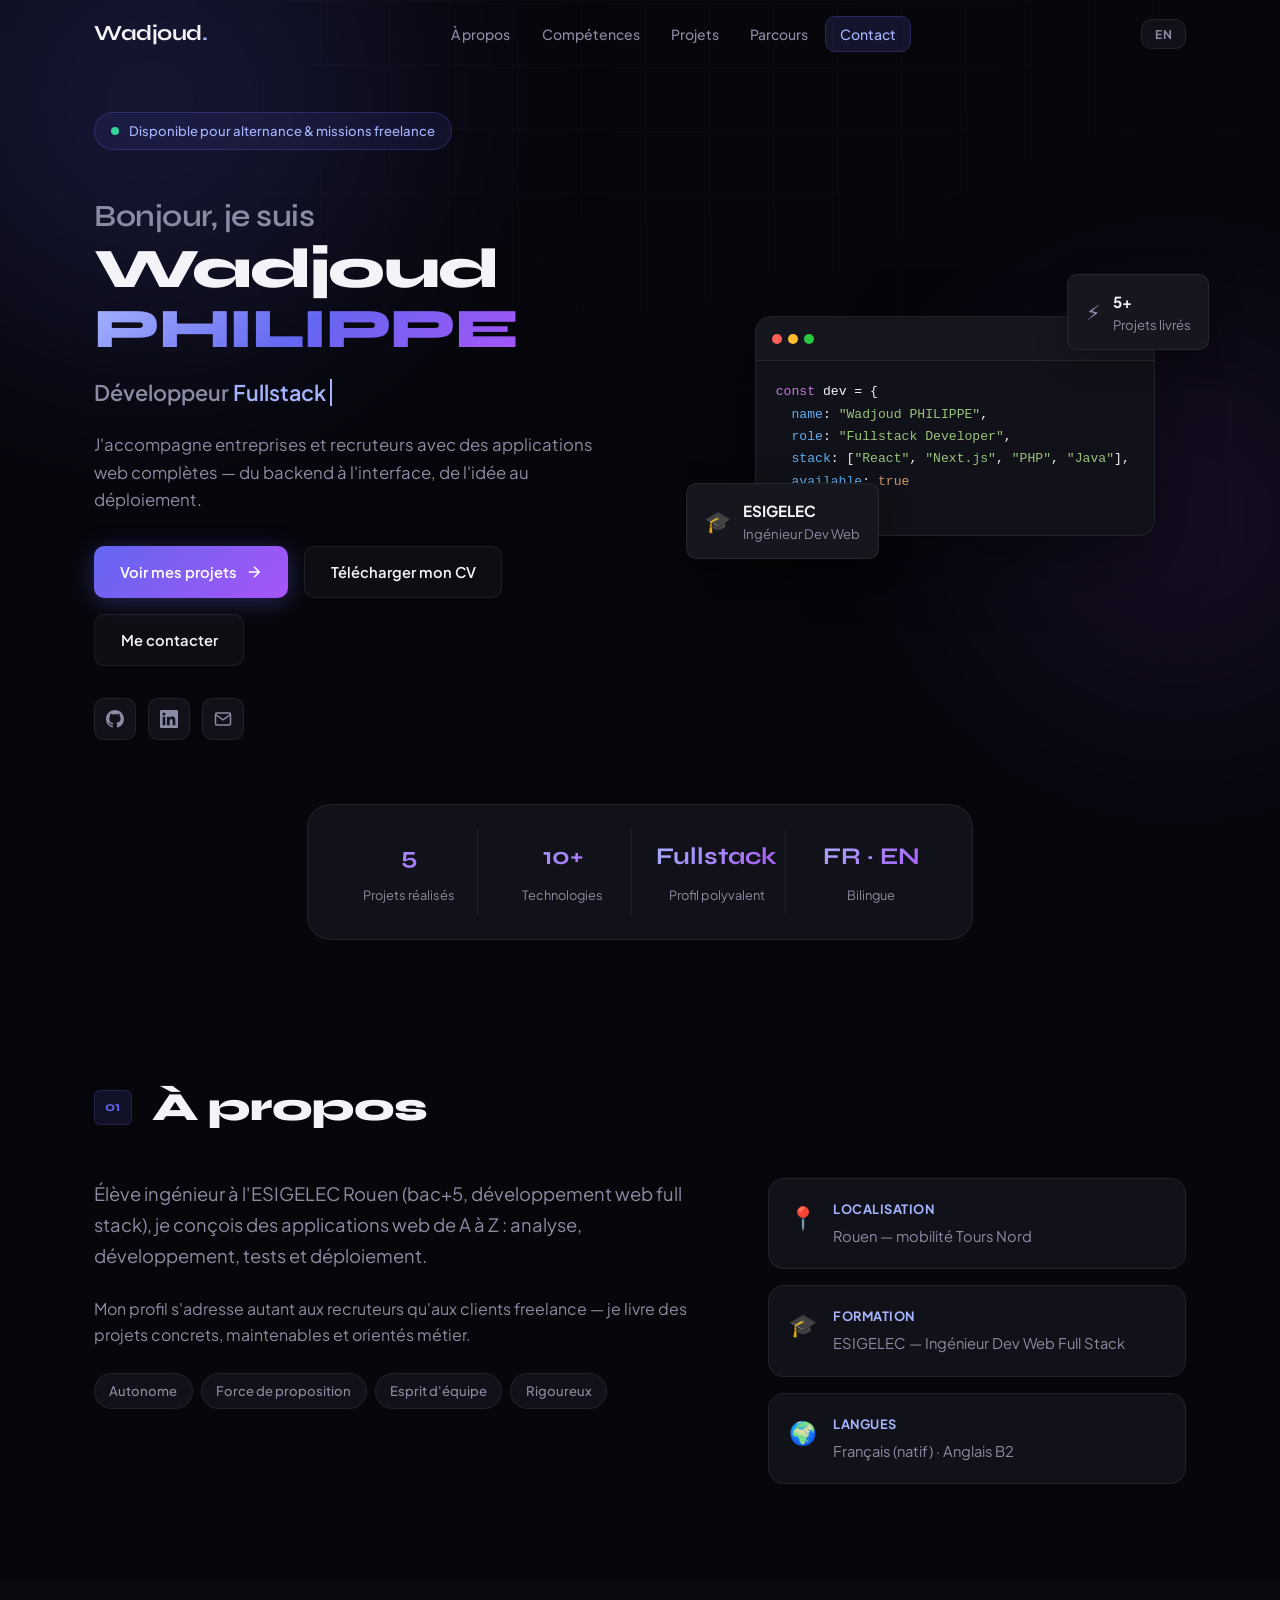
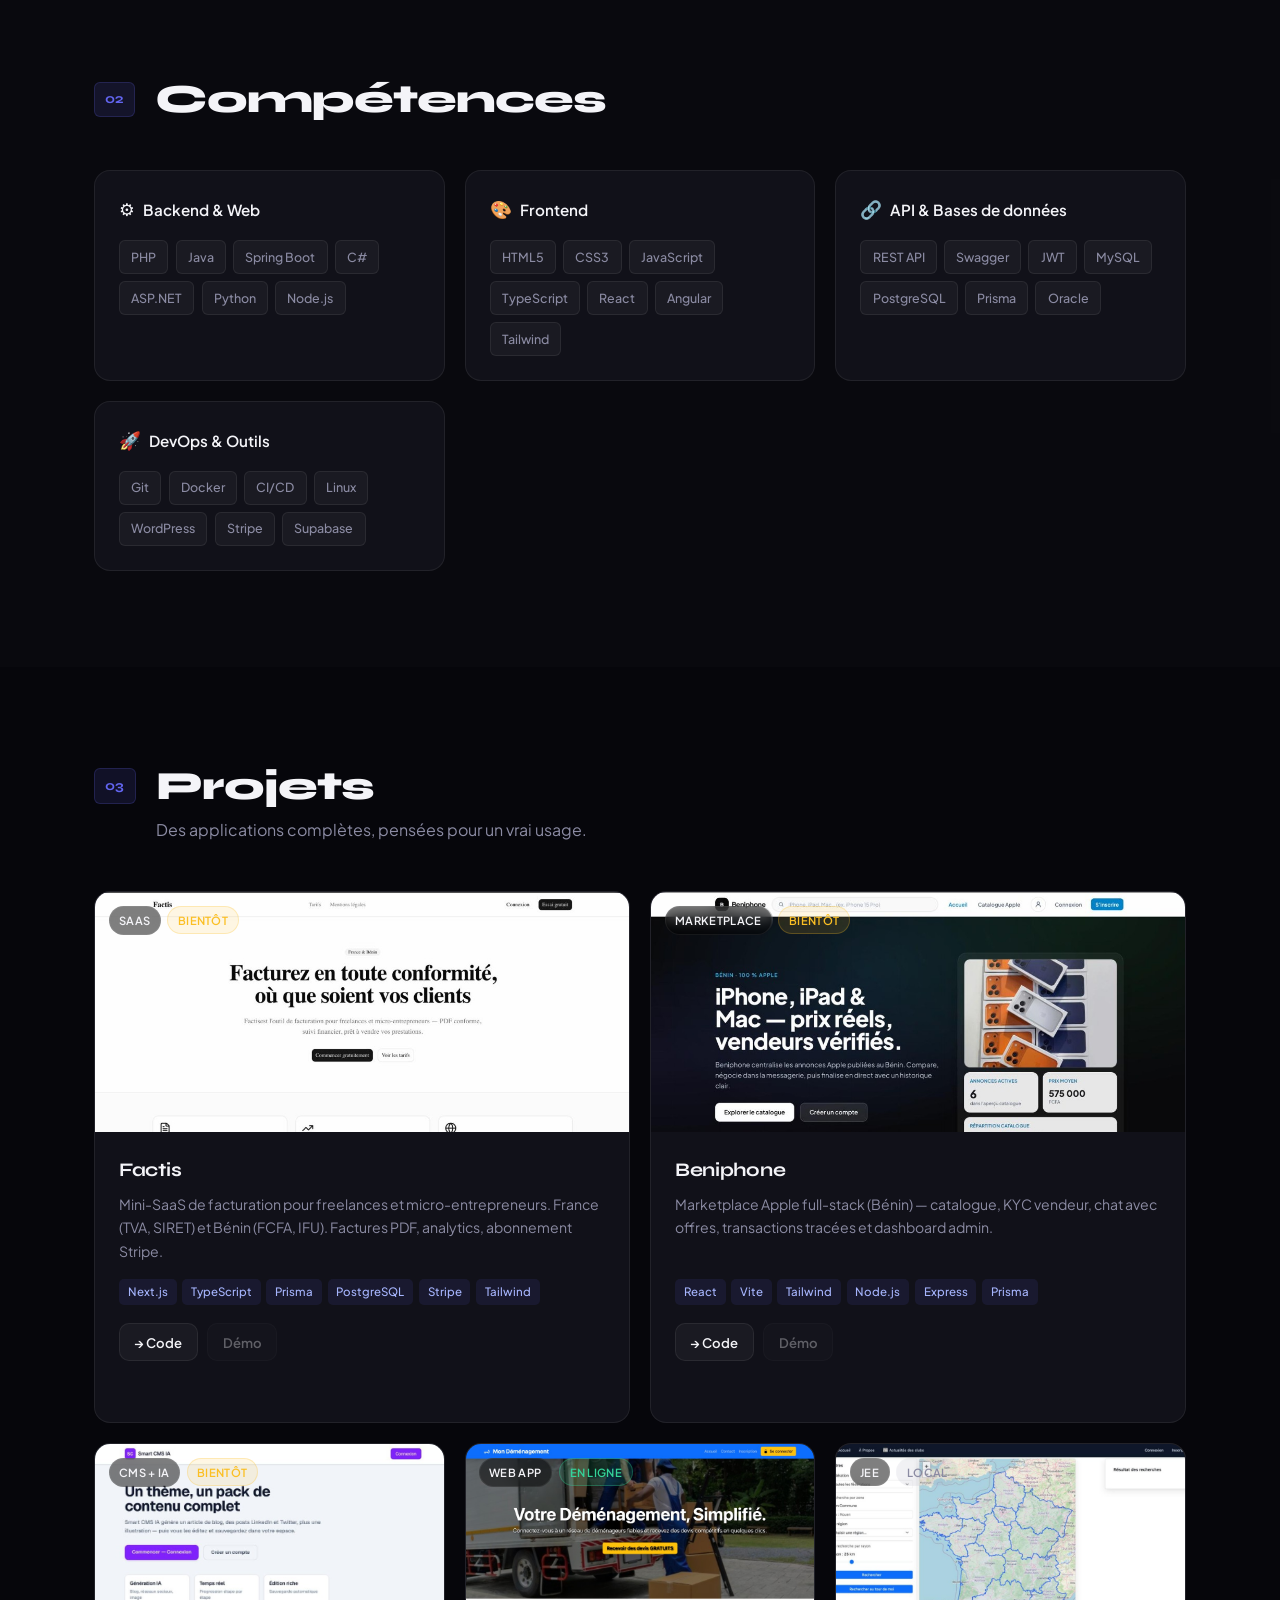
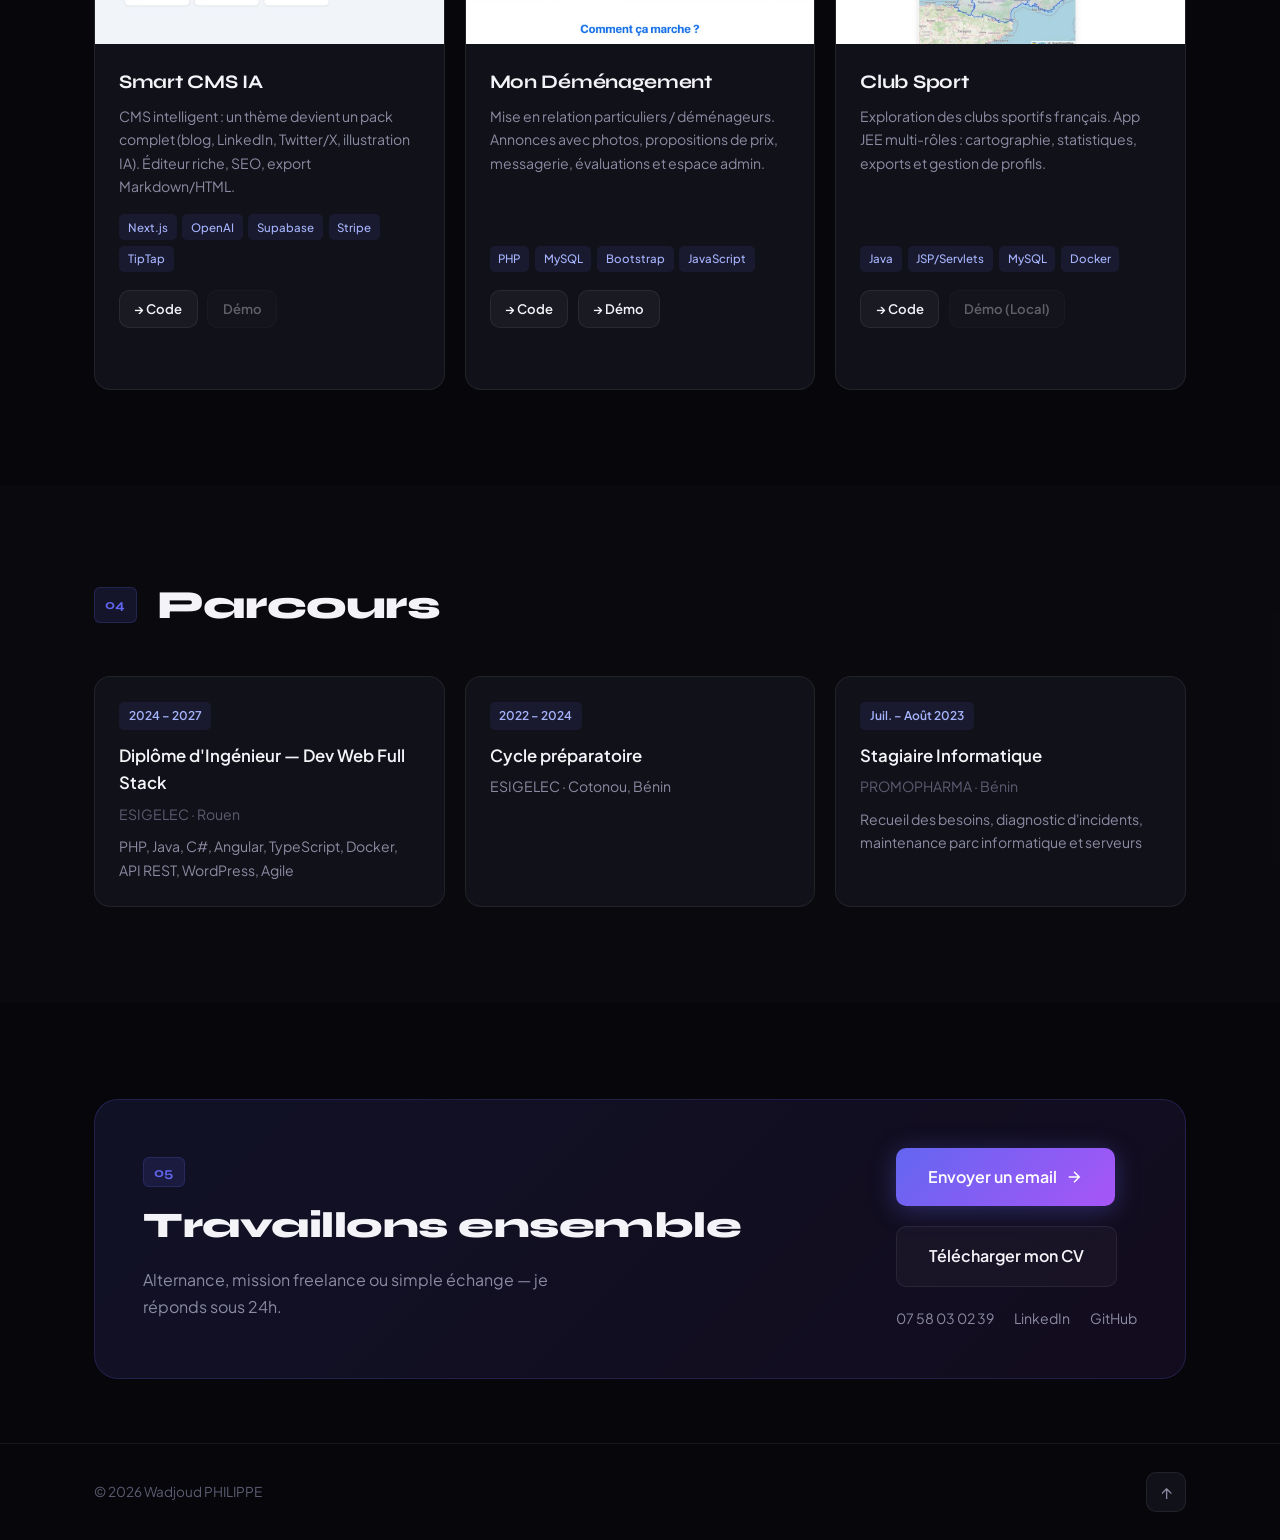
<file: index.html>
<!DOCTYPE html>
<html lang="fr">
<head>
  <meta charset="UTF-8">
  <meta name="viewport" content="width=device-width, initial-scale=1.0">
  <meta name="description" content="Wadjoud PHILIPPE — Développeur Fullstack. Portfolio : SaaS, marketplace, CMS IA, applications web complètes.">
  <title>Wadjoud PHILIPPE — Développeur Fullstack</title>
  <link rel="preconnect" href="https://fonts.googleapis.com">
  <link rel="preconnect" href="https://fonts.gstatic.com" crossorigin>
  <link href="https://fonts.googleapis.com/css2?family=Plus+Jakarta+Sans:wght@400;500;600;700&family=Syne:wght@600;700;800&display=swap" rel="stylesheet">
  <link rel="stylesheet" href="css/variables.css">
  <link rel="stylesheet" href="css/style.css">
</head>
<body>

  <div class="scroll-progress" id="scroll-progress"></div>
  <div class="bg-grid" aria-hidden="true"></div>
  <div class="bg-glow bg-glow-1" aria-hidden="true"></div>
  <div class="bg-glow bg-glow-2" aria-hidden="true"></div>

  <header class="header" id="header">
    <nav class="nav container">
      <a href="#hero" class="nav-logo">Wadjoud<span>.</span></a>
      <ul class="nav-links" id="nav-links">
        <li><a href="#about" data-section="about" data-i18n="nav.about">À propos</a></li>
        <li><a href="#skills" data-section="skills" data-i18n="nav.skills">Compétences</a></li>
        <li><a href="#projects" data-section="projects" data-i18n="nav.projects">Projets</a></li>
        <li><a href="#experience" data-section="experience" data-i18n="nav.experience">Parcours</a></li>
        <li><a href="#contact" data-section="contact" class="nav-cta" data-i18n="nav.contact">Contact</a></li>
      </ul>
      <div class="nav-actions">
        <button class="lang-btn" id="lang-btn" aria-label="Changer de langue">EN</button>
        <button class="nav-toggle" id="nav-toggle" aria-label="Menu" aria-expanded="false">
          <span></span><span></span><span></span>
        </button>
      </div>
    </nav>
  </header>

  <main>

    <!-- Hero -->
    <section class="hero" id="hero">
      <div class="container hero-grid">
        <div class="hero-text">
          <div class="hero-badge fade-in">
            <span class="pulse-dot"></span>
            <span data-i18n="hero.badge">Disponible pour alternance & missions freelance</span>
          </div>
          <h1 class="hero-title fade-in">
            <span data-i18n="hero.greeting">Bonjour, je suis</span><br>
            Wadjoud <span class="highlight">PHILIPPE</span>
          </h1>
          <p class="hero-role fade-in">
            <span data-i18n="hero.rolePrefix">Développeur</span>
            <span class="typing" id="typing"></span>
          </p>
          <p class="hero-desc fade-in" data-i18n="hero.desc">
            J'accompagne entreprises et recruteurs avec des applications web complètes —
            du backend à l'interface, de l'idée au déploiement.
          </p>
          <div class="hero-buttons fade-in">
            <a href="#projects" class="btn btn-primary">
              <span data-i18n="hero.cta.projects">Voir mes projets</span>
              <svg width="18" height="18" viewBox="0 0 24 24" fill="none" stroke="currentColor" stroke-width="2"><path d="M5 12h14M12 5l7 7-7 7"/></svg>
            </a>
            <a href="assets/cv-tima.pdf" class="btn btn-ghost" download="CV-Wadjoud-PHILIPPE-TIMA.pdf" data-i18n="hero.cta.cv">Télécharger mon CV</a>
            <a href="#contact" class="btn btn-ghost" data-i18n="hero.cta.contact">Me contacter</a>
          </div>
          <div class="hero-social fade-in">
            <a href="https://github.com/Wadjoud-star" target="_blank" rel="noopener" aria-label="GitHub">
              <svg viewBox="0 0 24 24" fill="currentColor"><path d="M12 0C5.37 0 0 5.37 0 12c0 5.31 3.435 9.795 8.205 11.385.6.105.825-.255.825-.57 0-.285-.015-1.23-.015-2.235-3.015.555-3.795-.735-4.035-1.41-.135-.345-.72-1.41-1.23-1.695-.42-.225-1.02-.78-.015-.795.945-.015 1.62.87 1.845 1.23 1.08 1.815 2.805 1.305 3.495.99.105-.78.42-1.305.765-1.605-2.67-.3-5.46-1.335-5.46-5.925 0-1.305.465-2.385 1.23-3.225-.12-.3-.54-1.53.12-3.18 1.005-.315 3.3 1.005 3.3 1.005.9-.255 1.86-.375 2.82-.375.96 0 1.92.12 2.82.375 0 0 2.295-1.32 3.3-1.005.66 1.65.24 2.88.12 3.18.765.84 1.23 1.905 1.23 3.225 0 4.605-2.805 5.625-5.475 5.925.435.375.81 1.095.81 2.22 0 1.605-.015 2.895-.015 3.3 0 .315.225.69.825.57A12.02 12.02 0 0024 12c0-6.63-5.37-12-12-12z"/></svg>
            </a>
            <a href="https://linkedin.com/in/wadjoud-philippe" target="_blank" rel="noopener" aria-label="LinkedIn">
              <svg viewBox="0 0 24 24" fill="currentColor"><path d="M20.447 20.452h-3.554v-5.569c0-1.328-.027-3.037-1.852-3.037-1.853 0-2.136 1.445-2.136 2.939v5.667H9.351V9h3.414v1.561h.046c.477-.9 1.637-1.85 3.37-1.85 3.601 0 4.267 2.37 4.267 5.455v6.286zM5.337 7.433a2.062 2.062 0 01-2.063-2.065 2.064 2.064 0 114.126 0 2.063 2.063 0 01-2.063 2.065zm1.782 13.019H3.555V9h3.564v11.452zM22.225 0H1.771C.792 0 0 .774 0 1.729v20.542C0 23.227.792 24 1.771 24h20.451C23.2 24 24 23.227 24 22.271V1.729C24 .774 23.2 0 22.222 0h.003z"/></svg>
            </a>
            <a href="mailto:wadjoud.philippe@groupe-esigelec.org" aria-label="Email">
              <svg viewBox="0 0 24 24" fill="none" stroke="currentColor" stroke-width="2"><rect x="2" y="4" width="20" height="16" rx="2"/><path d="M22 6l-10 7L2 6"/></svg>
            </a>
          </div>
        </div>

        <div class="hero-visual fade-in">
          <div class="code-window">
            <div class="code-header">
              <span class="dot red"></span><span class="dot yellow"></span><span class="dot green"></span>
              <span class="code-filename">portfolio.js</span>
            </div>
            <pre class="code-body"><code><span class="c-muted">const</span> dev = {
  <span class="c-key">name</span>: <span class="c-str">"Wadjoud PHILIPPE"</span>,
  <span class="c-key">role</span>: <span class="c-str">"Fullstack Developer"</span>,
  <span class="c-key">stack</span>: [<span class="c-str">"React"</span>, <span class="c-str">"Next.js"</span>, <span class="c-str">"PHP"</span>, <span class="c-str">"Java"</span>],
  <span class="c-key">available</span>: <span class="c-bool">true</span>
};</code></pre>
          </div>
          <div class="float-card float-card-1">
            <span class="float-icon">⚡</span>
            <div>
              <strong>5+</strong>
              <span data-i18n="hero.stat.projects">Projets livrés</span>
            </div>
          </div>
          <div class="float-card float-card-2">
            <span class="float-icon">🎓</span>
            <div>
              <strong>ESIGELEC</strong>
              <span data-i18n="hero.stat.school">Ingénieur Dev Web</span>
            </div>
          </div>
        </div>
      </div>

      <div class="container stats-bar fade-in">
        <div class="stat">
          <span class="stat-num">5</span>
          <span class="stat-label" data-i18n="stats.projects">Projets réalisés</span>
        </div>
        <div class="stat">
          <span class="stat-num">10+</span>
          <span class="stat-label" data-i18n="stats.tech">Technologies</span>
        </div>
        <div class="stat">
          <span class="stat-num">Fullstack</span>
          <span class="stat-label" data-i18n="stats.profile">Profil polyvalent</span>
        </div>
        <div class="stat">
          <span class="stat-num">FR · EN</span>
          <span class="stat-label" data-i18n="stats.lang">Bilingue</span>
        </div>
      </div>
    </section>

    <!-- About -->
    <section class="section" id="about">
      <div class="container">
        <div class="section-head fade-in">
          <span class="section-tag">01</span>
          <h2 class="section-title" data-i18n="about.title">À propos</h2>
        </div>
        <div class="about-grid fade-in">
          <div class="about-main">
            <p class="about-lead" data-i18n="about.p1">
              Élève ingénieur à l'ESIGELEC Rouen (bac+5, développement web full stack),
              je conçois des applications web de A à Z : analyse, développement, tests et déploiement.
            </p>
            <p data-i18n="about.p2">
              Mon profil s'adresse autant aux recruteurs qu'aux clients freelance —
              je livre des projets concrets, maintenables et orientés métier.
            </p>
            <div class="qualities">
              <span class="quality-pill" data-i18n="about.q1">Autonome</span>
              <span class="quality-pill" data-i18n="about.q2">Force de proposition</span>
              <span class="quality-pill" data-i18n="about.q3">Esprit d'équipe</span>
              <span class="quality-pill" data-i18n="about.q4">Rigoureux</span>
            </div>
          </div>
          <div class="about-cards">
            <div class="about-card">
              <span class="about-card-icon">📍</span>
              <div>
                <h3 data-i18n="about.location">Localisation</h3>
                <p>Rouen — mobilité Tours Nord</p>
              </div>
            </div>
            <div class="about-card">
              <span class="about-card-icon">🎓</span>
              <div>
                <h3 data-i18n="about.education">Formation</h3>
                <p>ESIGELEC — Ingénieur Dev Web Full Stack</p>
              </div>
            </div>
            <div class="about-card">
              <span class="about-card-icon">🌍</span>
              <div>
                <h3 data-i18n="about.languages">Langues</h3>
                <p data-i18n="about.languagesValue">Français (natif) · Anglais B2</p>
              </div>
            </div>
          </div>
        </div>
      </div>
    </section>

    <!-- Skills -->
    <section class="section section-alt" id="skills">
      <div class="container">
        <div class="section-head fade-in">
          <span class="section-tag">02</span>
          <h2 class="section-title" data-i18n="skills.title">Compétences</h2>
        </div>
        <div class="skills-wrap fade-in" id="skills-wrap"></div>
      </div>
    </section>

    <!-- Projects -->
    <section class="section" id="projects">
      <div class="container">
        <div class="section-head fade-in">
          <span class="section-tag">03</span>
          <div>
            <h2 class="section-title" data-i18n="projects.title">Projets</h2>
            <p class="section-desc" data-i18n="projects.desc">Des applications complètes, pensées pour un vrai usage.</p>
          </div>
        </div>
        <div class="projects-grid" id="projects-grid"></div>
      </div>
    </section>

    <!-- Experience -->
    <section class="section section-alt" id="experience">
      <div class="container">
        <div class="section-head fade-in">
          <span class="section-tag">04</span>
          <h2 class="section-title" data-i18n="experience.title">Parcours</h2>
        </div>
        <div class="timeline fade-in">
          <article class="timeline-card">
            <span class="timeline-date">2024 – 2027</span>
            <h3 data-i18n="experience.esigelec.title">Diplôme d'Ingénieur — Dev Web Full Stack</h3>
            <p class="timeline-place">ESIGELEC · Rouen</p>
            <p data-i18n="experience.esigelec.desc">PHP, Java, C#, Angular, TypeScript, Docker, API REST, WordPress, Agile</p>
          </article>
          <article class="timeline-card">
            <span class="timeline-date">2022 – 2024</span>
            <h3 data-i18n="experience.prep.title">Cycle préparatoire</h3>
            <p class="timeline-place">ESIGELEC · Cotonou, Bénin</p>
          </article>
          <article class="timeline-card">
            <span class="timeline-date">Juil. – Août 2023</span>
            <h3 data-i18n="experience.promo.title">Stagiaire Informatique</h3>
            <p class="timeline-place">PROMOPHARMA · Bénin</p>
            <p data-i18n="experience.promo.desc">Recueil des besoins, diagnostic d'incidents, maintenance parc informatique et serveurs</p>
          </article>
        </div>
      </div>
    </section>

    <!-- Contact -->
    <section class="section contact-section" id="contact">
      <div class="container">
        <div class="contact-box fade-in">
          <div class="contact-text">
            <span class="section-tag">05</span>
            <h2 data-i18n="contact.title">Travaillons ensemble</h2>
            <p data-i18n="contact.desc">Alternance, mission freelance ou simple échange — je réponds sous 24h.</p>
          </div>
          <div class="contact-actions">
            <a href="mailto:wadjoud.philippe@groupe-esigelec.org" class="btn btn-primary btn-lg">
              <span data-i18n="contact.email">Envoyer un email</span>
              <svg width="18" height="18" viewBox="0 0 24 24" fill="none" stroke="currentColor" stroke-width="2"><path d="M5 12h14M12 5l7 7-7 7"/></svg>
            </a>
            <a href="assets/cv-tima.pdf" class="btn btn-ghost btn-lg" download="CV-Wadjoud-PHILIPPE-TIMA.pdf" data-i18n="contact.cv">Télécharger mon CV</a>
            <div class="contact-links">
              <a href="tel:+33758030239">07 58 03 02 39</a>
              <a href="https://linkedin.com/in/wadjoud-philippe" target="_blank" rel="noopener">LinkedIn</a>
              <a href="https://github.com/Wadjoud-star" target="_blank" rel="noopener">GitHub</a>
            </div>
          </div>
        </div>
      </div>
    </section>

  </main>

  <footer class="footer">
    <div class="container footer-inner">
      <p>&copy; 2026 Wadjoud PHILIPPE</p>
      <button class="back-top" id="back-top" aria-label="Retour en haut">↑</button>
    </div>
  </footer>

  <!-- Modal détail projet -->
  <div class="modal" id="project-modal" aria-hidden="true" role="dialog">
    <div class="modal-backdrop" id="modal-backdrop"></div>
    <div class="modal-dialog">
      <button class="modal-close" id="modal-close" aria-label="Fermer">&times;</button>
      <div class="modal-body" id="modal-body"></div>
    </div>
  </div>

  <script src="js/i18n.js"></script>
  <script src="js/main.js"></script>
</body>
</html>
</file>
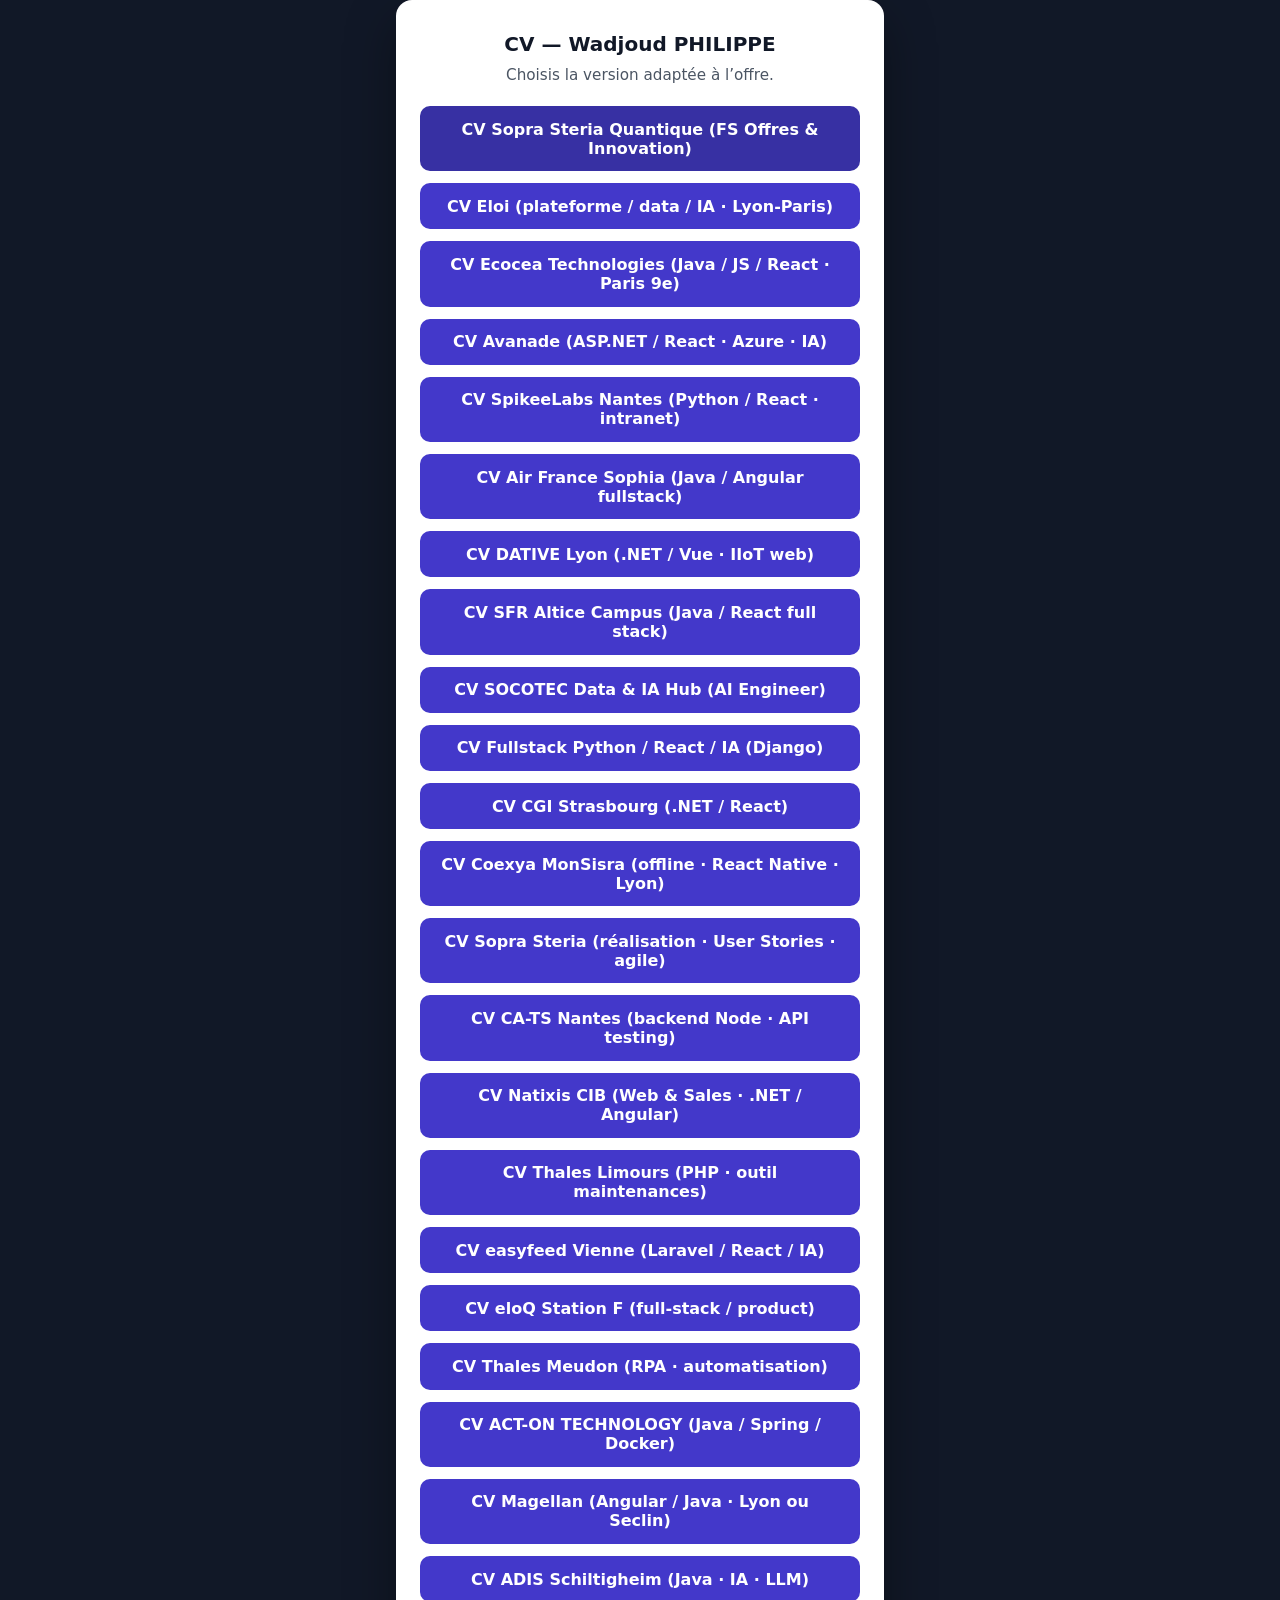
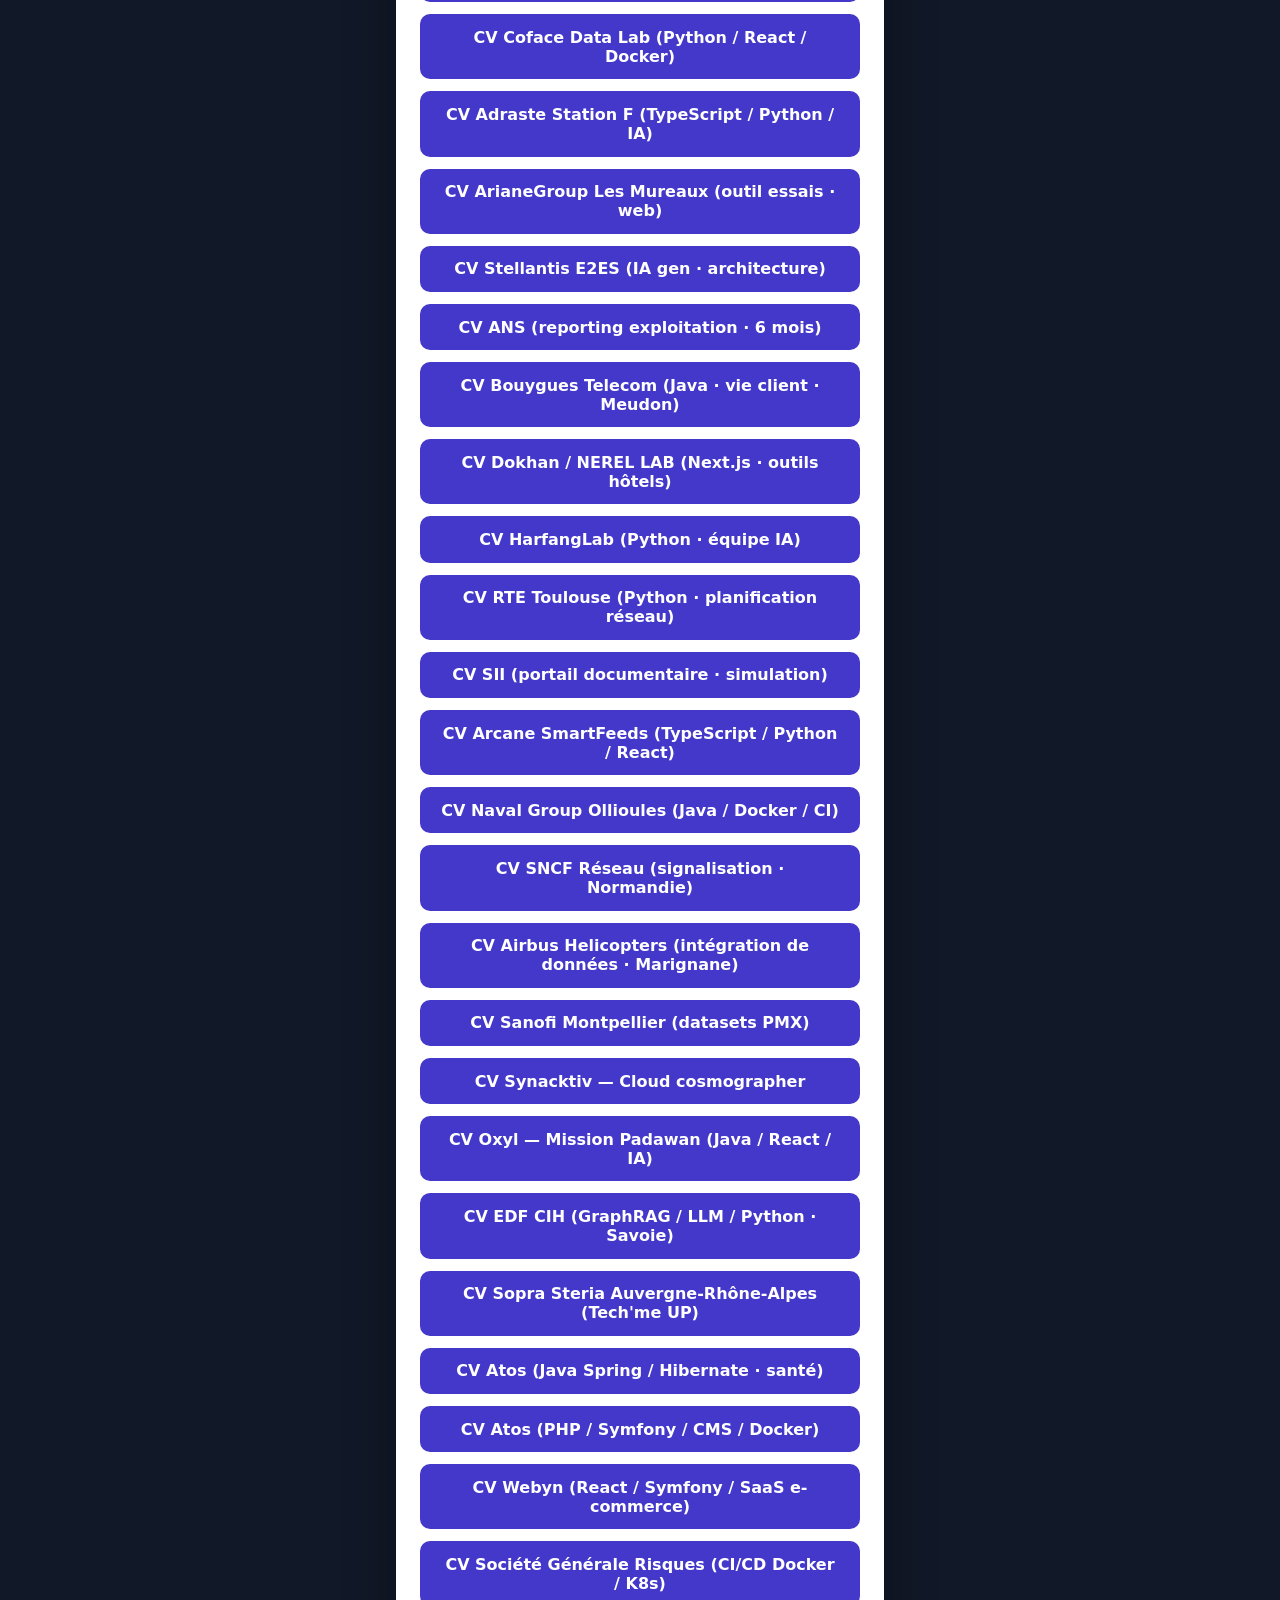
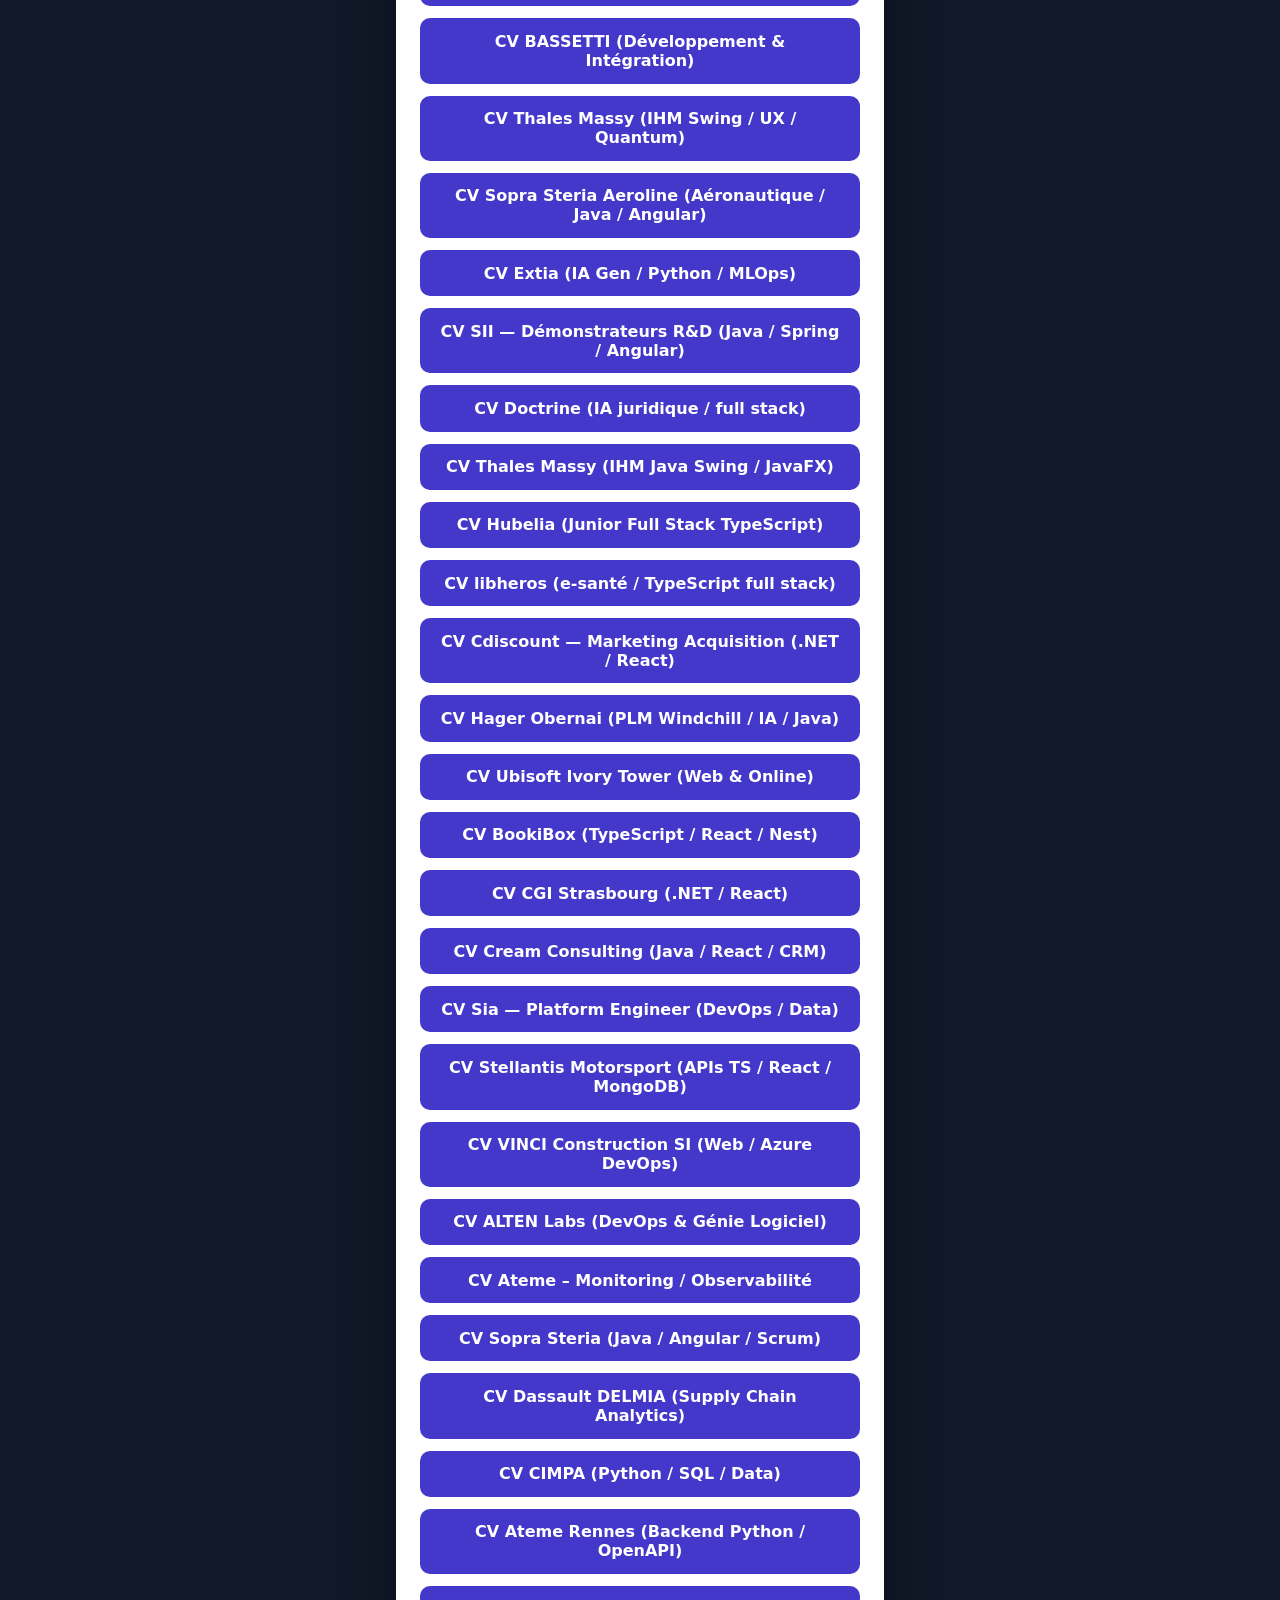
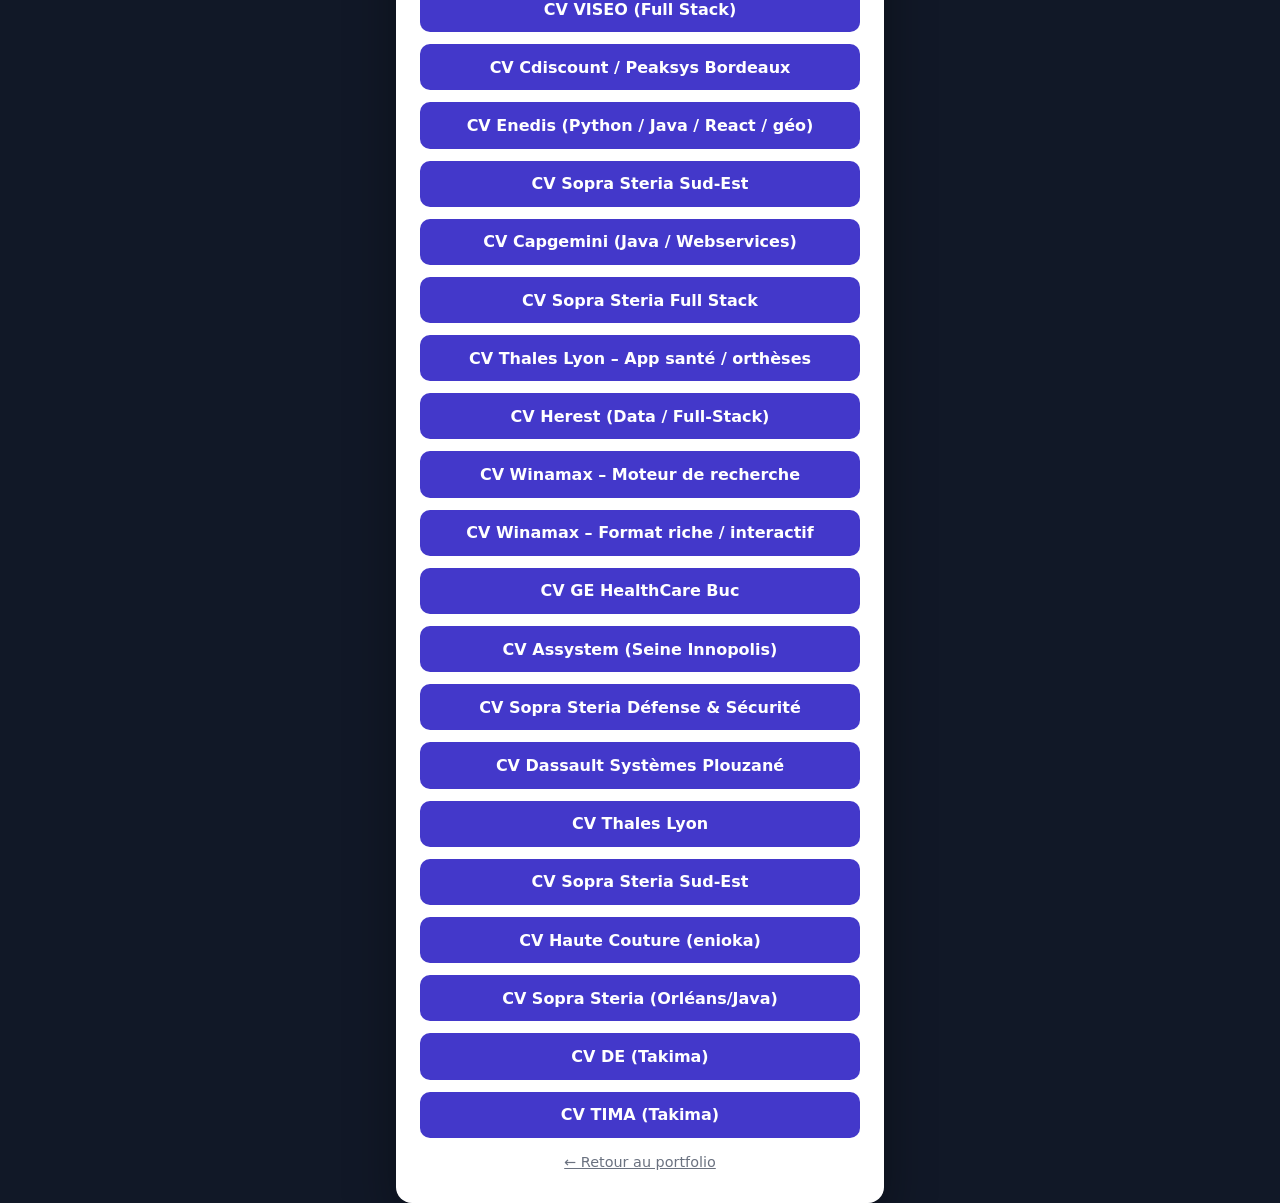
<file: cv.html>
<!DOCTYPE html>
<html lang="fr">
<head>
  <meta charset="UTF-8">
  <meta name="viewport" content="width=device-width, initial-scale=1.0">
  <meta name="color-scheme" content="light only">
  <title>CV — Wadjoud PHILIPPE</title>
  <style>
    html, body {
      margin: 0;
      padding: 0;
      font-family: system-ui, -apple-system, Segoe UI, sans-serif;
      background: #111827;
      color: #f9fafb;
      min-height: 100vh;
      display: grid;
      place-items: center;
    }
    .box {
      width: min(440px, 92vw);
      background: #fff;
      color: #111827;
      border-radius: 16px;
      padding: 2rem 1.5rem;
      text-align: center;
      box-shadow: 0 20px 50px rgba(0,0,0,.35);
    }
    h1 { font-size: 1.25rem; margin: 0 0 .5rem; }
    p { margin: 0 0 1.25rem; color: #4b5563; line-height: 1.45; font-size: .95rem; }
    .btns { display: flex; flex-direction: column; gap: .75rem; }
    a.btn {
      display: block;
      background: #3730a3;
      color: #fff;
      text-decoration: none;
      font-weight: 700;
      padding: .85rem 1.25rem;
      border-radius: 10px;
    }
    a.btn.secondary { background: #4338ca; }
    a.back {
      display: inline-block;
      margin-top: 1rem;
      color: #6b7280;
      font-size: .9rem;
    }
  </style>
</head>
<body>
  <div class="box">
    <h1>CV — Wadjoud PHILIPPE</h1>
    <p>Choisis la version adaptée à l’offre.</p>
    <div class="btns">
      <a class="btn" href="assets/cv-sopra-quantique.pdf" download="CV-Wadjoud-PHILIPPE-Sopra-Quantique.pdf">CV Sopra Steria Quantique (FS Offres & Innovation)</a>
      <a class="btn secondary" href="assets/cv-eloi.pdf" download="CV-Wadjoud-PHILIPPE-Eloi.pdf">CV Eloi (plateforme / data / IA · Lyon-Paris)</a>
      <a class="btn secondary" href="assets/cv-ecocea.pdf" download="CV-Wadjoud-PHILIPPE-Ecocea.pdf">CV Ecocea Technologies (Java / JS / React · Paris 9e)</a>
      <a class="btn secondary" href="assets/cv-avanade.pdf" download="CV-Wadjoud-PHILIPPE-Avanade.pdf">CV Avanade (ASP.NET / React · Azure · IA)</a>
      <a class="btn secondary" href="assets/cv-spikeelabs-nantes.pdf" download="CV-Wadjoud-PHILIPPE-SpikeeLabs-Nantes.pdf">CV SpikeeLabs Nantes (Python / React · intranet)</a>
      <a class="btn secondary" href="assets/cv-airfrance-sophia.pdf" download="CV-Wadjoud-PHILIPPE-Air-France-Sophia.pdf">CV Air France Sophia (Java / Angular fullstack)</a>
      <a class="btn secondary" href="assets/cv-dative-lyon.pdf" download="CV-Wadjoud-PHILIPPE-DATIVE-Lyon.pdf">CV DATIVE Lyon (.NET / Vue · IIoT web)</a>
      <a class="btn secondary" href="assets/cv-sfr-fullstack.pdf" download="CV-Wadjoud-PHILIPPE-SFR-Fullstack.pdf">CV SFR Altice Campus (Java / React full stack)</a>
      <a class="btn secondary" href="assets/cv-socotec-ai.pdf" download="CV-Wadjoud-PHILIPPE-SOCOTEC-AI.pdf">CV SOCOTEC Data & IA Hub (AI Engineer)</a>
      <a class="btn secondary" href="assets/cv-fullstack-django-react.pdf" download="CV-Wadjoud-PHILIPPE-Fullstack-Django-React.pdf">CV Fullstack Python / React / IA (Django)</a>
      <a class="btn secondary" href="assets/cv-cgi-strasbourg-dotnet.pdf" download="CV-Wadjoud-PHILIPPE-CGI-Strasbourg-DotNet.pdf">CV CGI Strasbourg (.NET / React)</a>
      <a class="btn secondary" href="assets/cv-coexya-monsisra.pdf" download="CV-Wadjoud-PHILIPPE-Coexya-MonSisra.pdf">CV Coexya MonSisra (offline · React Native · Lyon)</a>
      <a class="btn secondary" href="assets/cv-sopra-realisation.pdf" download="CV-Wadjoud-PHILIPPE-Sopra-Realisation.pdf">CV Sopra Steria (réalisation · User Stories · agile)</a>
      <a class="btn secondary" href="assets/cv-cats-nantes.pdf" download="CV-Wadjoud-PHILIPPE-CATS-Nantes.pdf">CV CA-TS Nantes (backend Node · API testing)</a>
      <a class="btn secondary" href="assets/cv-natixis-web-sales.pdf" download="CV-Wadjoud-PHILIPPE-Natixis-Web-Sales.pdf">CV Natixis CIB (Web & Sales · .NET / Angular)</a>
      <a class="btn secondary" href="assets/cv-thales-limours.pdf" download="CV-Wadjoud-PHILIPPE-Thales-Limours.pdf">CV Thales Limours (PHP · outil maintenances)</a>
      <a class="btn secondary" href="assets/cv-easyfeed-vienne.pdf" download="CV-Wadjoud-PHILIPPE-easyfeed-Vienne.pdf">CV easyfeed Vienne (Laravel / React / IA)</a>
      <a class="btn secondary" href="assets/cv-eloq.pdf" download="CV-Wadjoud-PHILIPPE-eloQ.pdf">CV eloQ Station F (full-stack / product)</a>
      <a class="btn secondary" href="assets/cv-thales-rpa-meudon.pdf" download="CV-Wadjoud-PHILIPPE-Thales-RPA-Meudon.pdf">CV Thales Meudon (RPA · automatisation)</a>
      <a class="btn secondary" href="assets/cv-acton-aot.pdf" download="CV-Wadjoud-PHILIPPE-ACT-ON-AOT.pdf">CV ACT-ON TECHNOLOGY (Java / Spring / Docker)</a>
      <a class="btn secondary" href="assets/cv-magellan-omnichannel.pdf" download="CV-Wadjoud-PHILIPPE-Magellan-Omnichannel.pdf">CV Magellan (Angular / Java · Lyon ou Seclin)</a>
      <a class="btn secondary" href="assets/cv-adis-java-ia.pdf" download="CV-Wadjoud-PHILIPPE-ADIS-Java-IA.pdf">CV ADIS Schiltigheim (Java · IA · LLM)</a>
      <a class="btn secondary" href="assets/cv-coface-datalab.pdf" download="CV-Wadjoud-PHILIPPE-Coface-DataLab.pdf">CV Coface Data Lab (Python / React / Docker)</a>
      <a class="btn secondary" href="assets/cv-adraste.pdf" download="CV-Wadjoud-PHILIPPE-Adraste.pdf">CV Adraste Station F (TypeScript / Python / IA)</a>
      <a class="btn secondary" href="assets/cv-arianegroup-essais.pdf" download="CV-Wadjoud-PHILIPPE-ArianeGroup-Essais.pdf">CV ArianeGroup Les Mureaux (outil essais · web)</a>
      <a class="btn secondary" href="assets/cv-stellantis-e2es.pdf" download="CV-Wadjoud-PHILIPPE-Stellantis-E2ES.pdf">CV Stellantis E2ES (IA gen · architecture)</a>
      <a class="btn secondary" href="assets/cv-ans-reporting.pdf" download="CV-Wadjoud-PHILIPPE-ANS-Reporting.pdf">CV ANS (reporting exploitation · 6 mois)</a>
      <a class="btn secondary" href="assets/cv-bouygues-telecom.pdf" download="CV-Wadjoud-PHILIPPE-Bouygues-Telecom.pdf">CV Bouygues Telecom (Java · vie client · Meudon)</a>
      <a class="btn secondary" href="assets/cv-dokhan-nerel.pdf" download="CV-Wadjoud-PHILIPPE-Dokhan-NEREL.pdf">CV Dokhan / NEREL LAB (Next.js · outils hôtels)</a>
      <a class="btn secondary" href="assets/cv-harfanglab.pdf" download="CV-Wadjoud-PHILIPPE-HarfangLab.pdf">CV HarfangLab (Python · équipe IA)</a>
      <a class="btn secondary" href="assets/cv-rte-toulouse.pdf" download="CV-Wadjoud-PHILIPPE-RTE-Toulouse.pdf">CV RTE Toulouse (Python · planification réseau)</a>
      <a class="btn secondary" href="assets/cv-sii-portail-doc.pdf" download="CV-Wadjoud-PHILIPPE-SII-Portail-Doc.pdf">CV SII (portail documentaire · simulation)</a>
      <a class="btn secondary" href="assets/cv-arcane-smartfeeds.pdf" download="CV-Wadjoud-PHILIPPE-Arcane-SmartFeeds.pdf">CV Arcane SmartFeeds (TypeScript / Python / React)</a>
      <a class="btn secondary" href="assets/cv-naval-group-ollioules.pdf" download="CV-Wadjoud-PHILIPPE-Naval-Group-Ollioules.pdf">CV Naval Group Ollioules (Java / Docker / CI)</a>
      <a class="btn secondary" href="assets/cv-sncf-reseau.pdf" download="CV-Wadjoud-PHILIPPE-SNCF-Reseau.pdf">CV SNCF Réseau (signalisation · Normandie)</a>
      <a class="btn secondary" href="assets/cv-airbus-helicopters.pdf" download="CV-Wadjoud-PHILIPPE-Airbus-Helicopters.pdf">CV Airbus Helicopters (intégration de données · Marignane)</a>
      <a class="btn secondary" href="assets/cv-sanofi-pmx.pdf" download="CV-Wadjoud-PHILIPPE-Sanofi-PMX.pdf">CV Sanofi Montpellier (datasets PMX)</a>
      <a class="btn secondary" href="assets/cv-synacktiv-cloud.pdf" download="CV-Wadjoud-PHILIPPE-Synacktiv-Cloud.pdf">CV Synacktiv — Cloud cosmographer</a>
      <a class="btn secondary" href="assets/cv-oxyl-padawan.pdf" download="CV-Wadjoud-PHILIPPE-Oxyl-Padawan.pdf">CV Oxyl — Mission Padawan (Java / React / IA)</a>
      <a class="btn secondary" href="assets/cv-edf-cih-graphrag.pdf" download="CV-Wadjoud-PHILIPPE-EDF-CIH-GraphRAG.pdf">CV EDF CIH (GraphRAG / LLM / Python · Savoie)</a>
      <a class="btn secondary" href="assets/cv-sopra-ara.pdf" download="CV-Wadjoud-PHILIPPE-Sopra-ARA.pdf">CV Sopra Steria Auvergne-Rhône-Alpes (Tech'me UP)</a>
      <a class="btn secondary" href="assets/cv-atos-java-sante.pdf" download="CV-Wadjoud-PHILIPPE-Atos-Java-Sante.pdf">CV Atos (Java Spring / Hibernate · santé)</a>
      <a class="btn secondary" href="assets/cv-atos-php.pdf" download="CV-Wadjoud-PHILIPPE-Atos-PHP.pdf">CV Atos (PHP / Symfony / CMS / Docker)</a>
      <a class="btn secondary" href="assets/cv-webyn.pdf" download="CV-Wadjoud-PHILIPPE-Webyn.pdf">CV Webyn (React / Symfony / SaaS e-commerce)</a>
      <a class="btn secondary" href="assets/cv-sg-risques-cicd.pdf" download="CV-Wadjoud-PHILIPPE-SG-Risques-CICD.pdf">CV Société Générale Risques (CI/CD Docker / K8s)</a>
      <a class="btn secondary" href="assets/cv-bassetti.pdf" download="CV-Wadjoud-PHILIPPE-BASSETTI.pdf">CV BASSETTI (Développement & Intégration)</a>
      <a class="btn secondary" href="assets/cv-thales-massy-ux-swing.pdf" download="CV-Wadjoud-PHILIPPE-Thales-Massy-UX-Swing.pdf">CV Thales Massy (IHM Swing / UX / Quantum)</a>
      <a class="btn secondary" href="assets/cv-sopra-aeroline.pdf" download="CV-Wadjoud-PHILIPPE-Sopra-Aeroline.pdf">CV Sopra Steria Aeroline (Aéronautique / Java / Angular)</a>
      <a class="btn secondary" href="assets/cv-extia-ia.pdf" download="CV-Wadjoud-PHILIPPE-Extia-IA.pdf">CV Extia (IA Gen / Python / MLOps)</a>
      <a class="btn secondary" href="assets/cv-sii-rd-demonstrateurs.pdf" download="CV-Wadjoud-PHILIPPE-SII-RD-Demonstrateurs.pdf">CV SII — Démonstrateurs R&D (Java / Spring / Angular)</a>
      <a class="btn secondary" href="assets/cv-doctrine.pdf" download="CV-Wadjoud-PHILIPPE-Doctrine.pdf">CV Doctrine (IA juridique / full stack)</a>
      <a class="btn secondary" href="assets/cv-thales-massy-ihm.pdf" download="CV-Wadjoud-PHILIPPE-Thales-Massy-IHM.pdf">CV Thales Massy (IHM Java Swing / JavaFX)</a>
      <a class="btn secondary" href="assets/cv-hubelia.pdf" download="CV-Wadjoud-PHILIPPE-Hubelia.pdf">CV Hubelia (Junior Full Stack TypeScript)</a>
      <a class="btn secondary" href="assets/cv-libheros.pdf" download="CV-Wadjoud-PHILIPPE-libheros.pdf">CV libheros (e-santé / TypeScript full stack)</a>
      <a class="btn secondary" href="assets/cv-cdiscount-acquisition.pdf" download="CV-Wadjoud-PHILIPPE-Cdiscount-Acquisition.pdf">CV Cdiscount — Marketing Acquisition (.NET / React)</a>
      <a class="btn secondary" href="assets/cv-hager-plm-ia.pdf" download="CV-Wadjoud-PHILIPPE-Hager-PLM-IA.pdf">CV Hager Obernai (PLM Windchill / IA / Java)</a>
      <a class="btn secondary" href="assets/cv-ubisoft-ivory-tower.pdf" download="CV-Wadjoud-PHILIPPE-Ubisoft-Ivory-Tower.pdf">CV Ubisoft Ivory Tower (Web & Online)</a>
      <a class="btn secondary" href="assets/cv-bookibox.pdf" download="CV-Wadjoud-PHILIPPE-BookiBox.pdf">CV BookiBox (TypeScript / React / Nest)</a>
      <a class="btn secondary" href="assets/cv-cgi-dotnet-react.pdf" download="CV-Wadjoud-PHILIPPE-CGI-DotNet-React.pdf">CV CGI Strasbourg (.NET / React)</a>
      <a class="btn secondary" href="assets/cv-cream-consulting.pdf" download="CV-Wadjoud-PHILIPPE-Cream-Consulting.pdf">CV Cream Consulting (Java / React / CRM)</a>
      <a class="btn secondary" href="assets/cv-sia-platform.pdf" download="CV-Wadjoud-PHILIPPE-Sia-Platform-Engineer.pdf">CV Sia — Platform Engineer (DevOps / Data)</a>
      <a class="btn secondary" href="assets/cv-stellantis-motorsport.pdf" download="CV-Wadjoud-PHILIPPE-Stellantis-Motorsport.pdf">CV Stellantis Motorsport (APIs TS / React / MongoDB)</a>
      <a class="btn secondary" href="assets/cv-vinci-construction-si.pdf" download="CV-Wadjoud-PHILIPPE-VINCI-Construction-SI.pdf">CV VINCI Construction SI (Web / Azure DevOps)</a>
      <a class="btn secondary" href="assets/cv-alten-labs.pdf" download="CV-Wadjoud-PHILIPPE-ALTEN-Labs.pdf">CV ALTEN Labs (DevOps & Génie Logiciel)</a>
      <a class="btn secondary" href="assets/cv-ateme-observability.pdf" download="CV-Wadjoud-PHILIPPE-Ateme-Observability.pdf">CV Ateme – Monitoring / Observabilité</a>
      <a class="btn secondary" href="assets/cv-sopra-scrum.pdf" download="CV-Wadjoud-PHILIPPE-Sopra-Steria-Scrum.pdf">CV Sopra Steria (Java / Angular / Scrum)</a>
      <a class="btn secondary" href="assets/cv-dassault-delmia.pdf" download="CV-Wadjoud-PHILIPPE-Dassault-DELMIA.pdf">CV Dassault DELMIA (Supply Chain Analytics)</a>
      <a class="btn secondary" href="assets/cv-cimpa.pdf" download="CV-Wadjoud-PHILIPPE-CIMPA.pdf">CV CIMPA (Python / SQL / Data)</a>
      <a class="btn secondary" href="assets/cv-ateme.pdf" download="CV-Wadjoud-PHILIPPE-Ateme-Rennes.pdf">CV Ateme Rennes (Backend Python / OpenAPI)</a>
      <a class="btn secondary" href="assets/cv-viseo.pdf" download="CV-Wadjoud-PHILIPPE-VISEO.pdf">CV VISEO (Full Stack)</a>
      <a class="btn secondary" href="assets/cv-cdiscount.pdf" download="CV-Wadjoud-PHILIPPE-Cdiscount-Peaksys.pdf">CV Cdiscount / Peaksys Bordeaux</a>
      <a class="btn secondary" href="assets/cv-enedis.pdf" download="CV-Wadjoud-PHILIPPE-Enedis.pdf">CV Enedis (Python / Java / React / géo)</a>
      <a class="btn secondary" href="assets/cv-sopra-sudest.pdf" download="CV-Wadjoud-PHILIPPE-Sopra-SudEst.pdf">CV Sopra Steria Sud-Est</a>
      <a class="btn secondary" href="assets/cv-capgemini.pdf" download="CV-Wadjoud-PHILIPPE-Capgemini.pdf">CV Capgemini (Java / Webservices)</a>
      <a class="btn secondary" href="assets/cv-sopra-fullstack.pdf" download="CV-Wadjoud-PHILIPPE-Sopra-FullStack.pdf">CV Sopra Steria Full Stack</a>
      <a class="btn secondary" href="assets/cv-thales-sante.pdf" download="CV-Wadjoud-PHILIPPE-Thales-Sante-Lyon.pdf">CV Thales Lyon – App santé / orthèses</a>
      <a class="btn secondary" href="assets/cv-herest.pdf" download="CV-Wadjoud-PHILIPPE-Herest.pdf">CV Herest (Data / Full-Stack)</a>
      <a class="btn secondary" href="assets/cv-winamax-search.pdf" download="CV-Wadjoud-PHILIPPE-Winamax-Search.pdf">CV Winamax – Moteur de recherche</a>
      <a class="btn secondary" href="assets/cv-winamax.pdf" download="CV-Wadjoud-PHILIPPE-Winamax.pdf">CV Winamax – Format riche / interactif</a>
      <a class="btn secondary" href="assets/cv-ge-healthcare.pdf" download="CV-Wadjoud-PHILIPPE-GE-HealthCare.pdf">CV GE HealthCare Buc</a>
      <a class="btn secondary" href="assets/cv-assystem.pdf" download="CV-Wadjoud-PHILIPPE-Assystem.pdf">CV Assystem (Seine Innopolis)</a>
      <a class="btn secondary" href="assets/cv-sopra-defense.pdf" download="CV-Wadjoud-PHILIPPE-Sopra-Defense.pdf">CV Sopra Steria Défense & Sécurité</a>
      <a class="btn secondary" href="assets/cv-dassault-plouzane.pdf" download="CV-Wadjoud-PHILIPPE-Dassault-Plouzane.pdf">CV Dassault Systèmes Plouzané</a>
      <a class="btn secondary" href="assets/cv-thales-lyon.pdf" download="CV-Wadjoud-PHILIPPE-Thales-Lyon.pdf">CV Thales Lyon</a>
      <a class="btn secondary" href="assets/cv-sopra-sudest.pdf" download="CV-Wadjoud-PHILIPPE-Sopra-SudEst.pdf">CV Sopra Steria Sud-Est</a>
      <a class="btn secondary" href="assets/cv-hautecouture.pdf" download="CV-Wadjoud-PHILIPPE-HauteCouture.pdf">CV Haute Couture (enioka)</a>
      <a class="btn secondary" href="assets/cv-sopra-java.pdf" download="CV-Wadjoud-PHILIPPE-Sopra-Steria-Java.pdf">CV Sopra Steria (Orléans/Java)</a>
      <a class="btn secondary" href="assets/cv-de.pdf" download="CV-Wadjoud-PHILIPPE-DE.pdf">CV DE (Takima)</a>
      <a class="btn secondary" href="assets/cv-tima.pdf" download="CV-Wadjoud-PHILIPPE-TIMA.pdf">CV TIMA (Takima)</a>
    </div>
    <a class="back" href="index.html">← Retour au portfolio</a>
  </div>
</body>
</html>
</file>
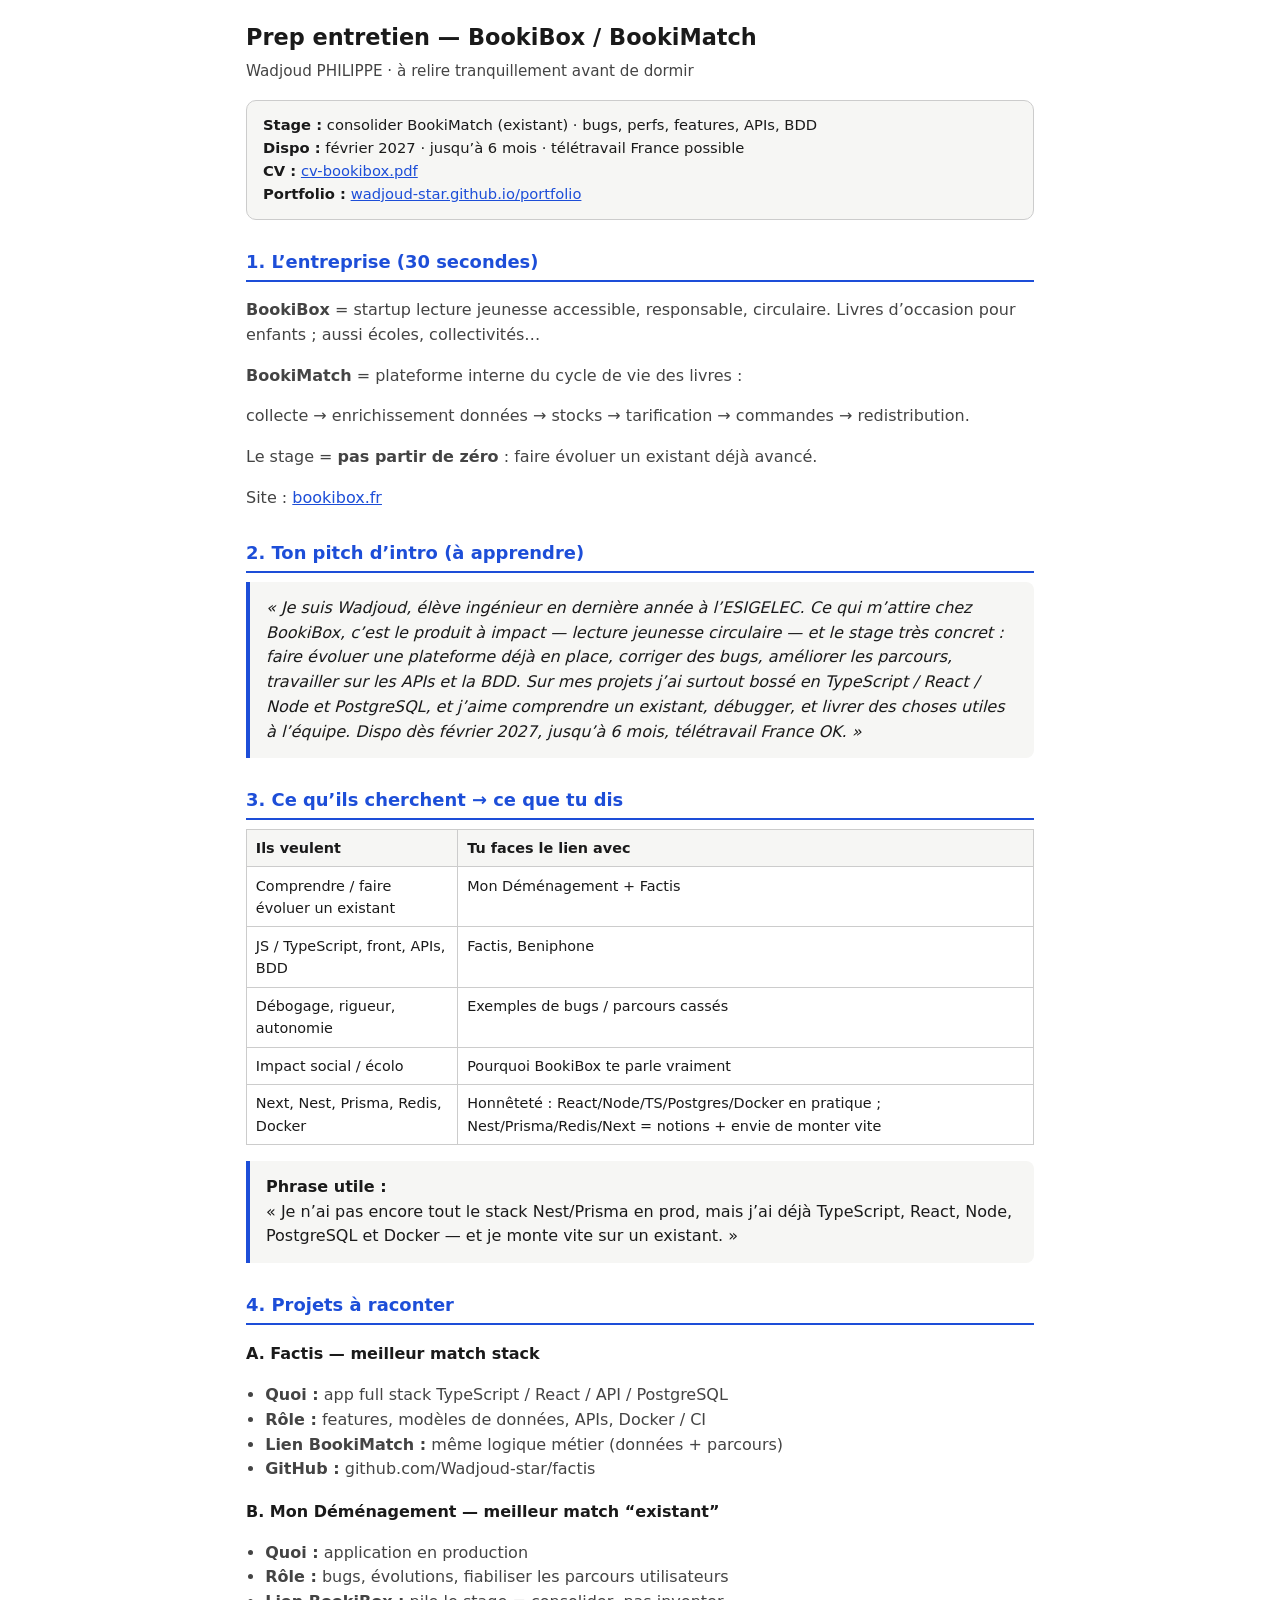
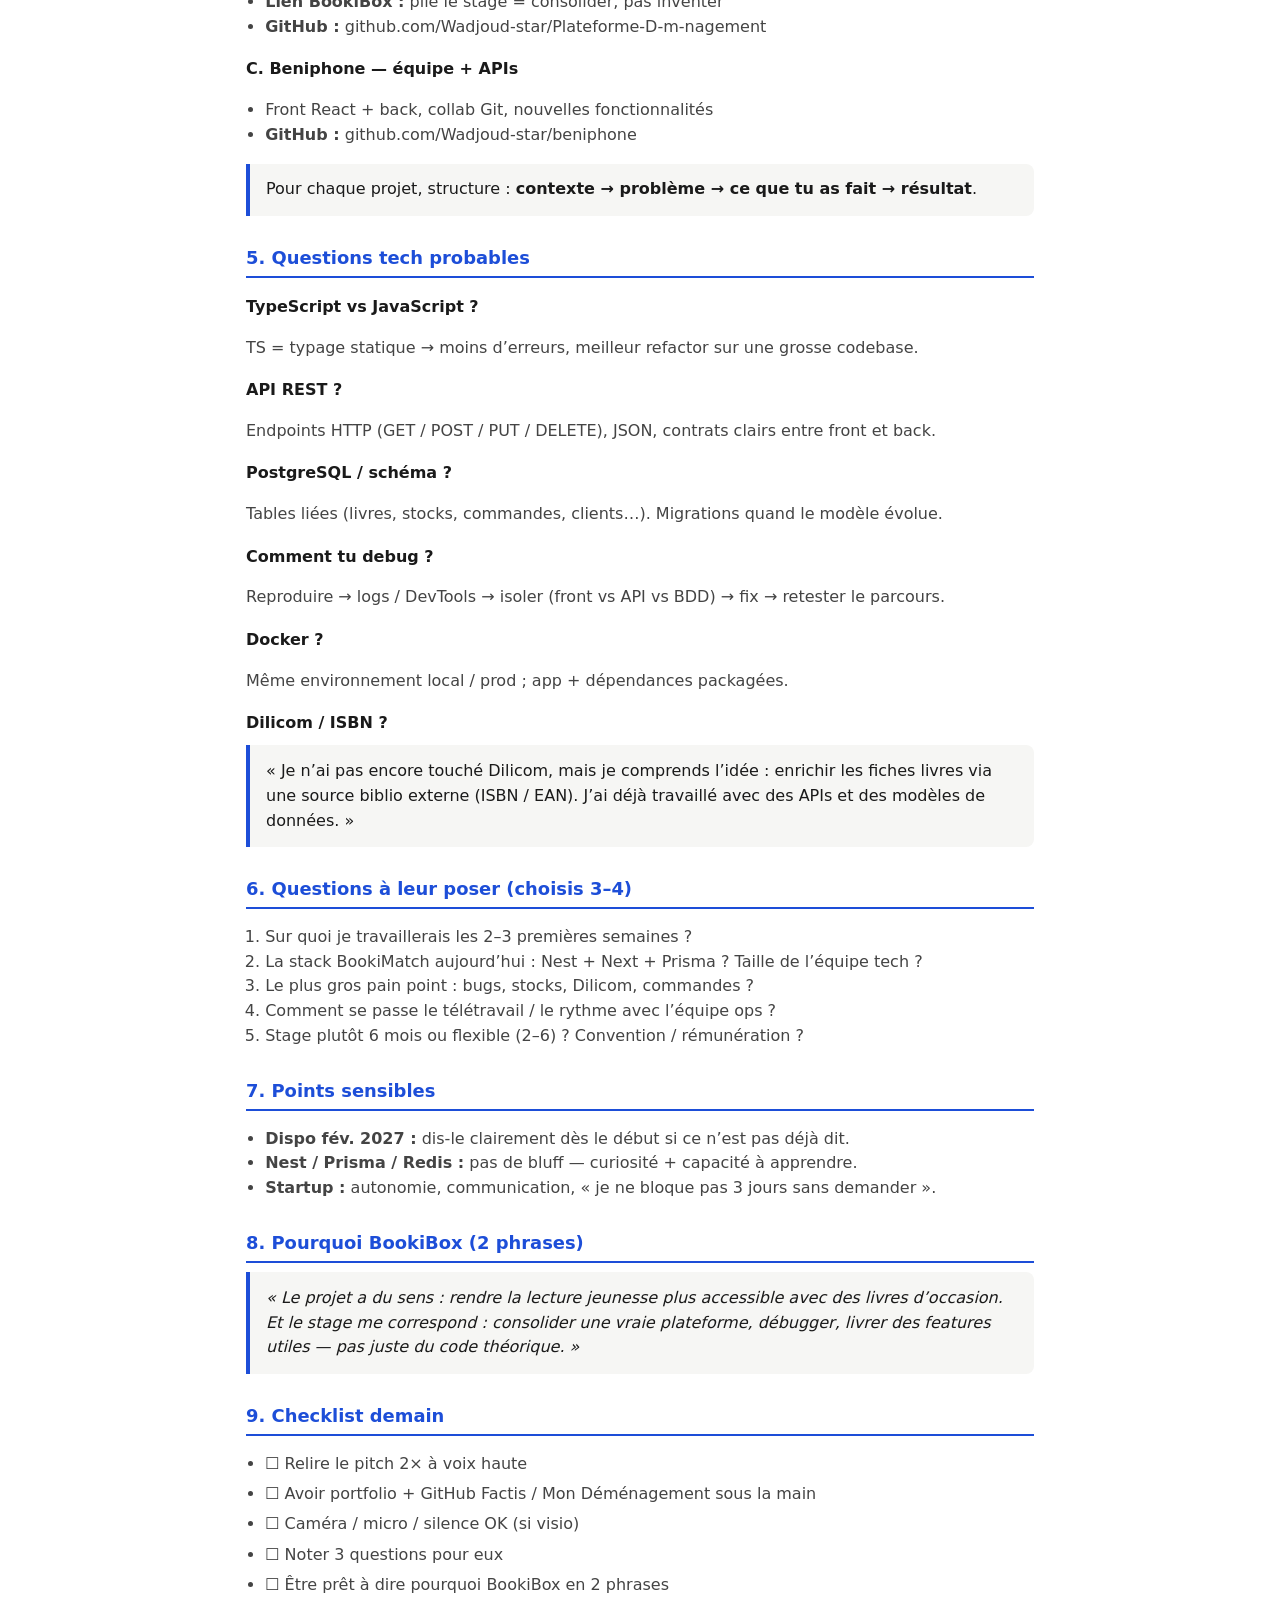
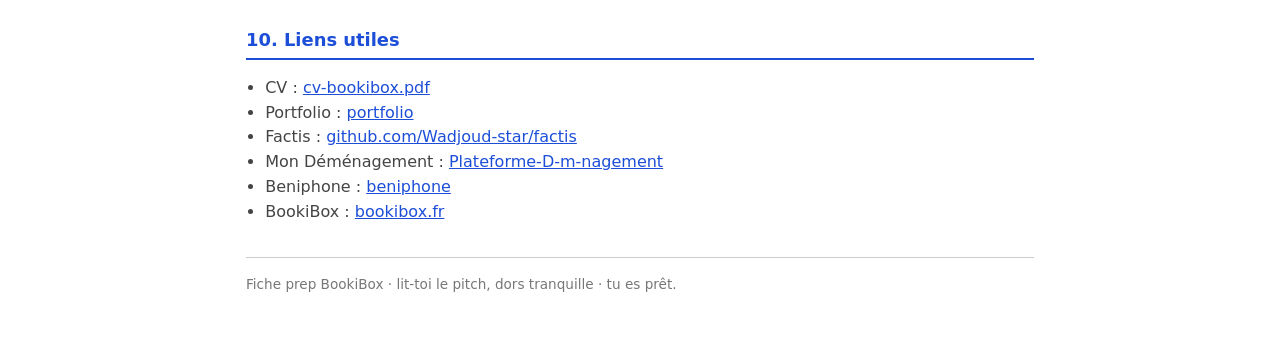
<file: revision/bookibox-entretien-fiche.html>
<!DOCTYPE html>
<html lang="fr">
<head>
  <meta charset="UTF-8" />
  <meta name="viewport" content="width=device-width, initial-scale=1" />
  <title>Prep entretien BookiBox — Wadjoud</title>
  <style>
    :root {
      --ink: #1a1a1a;
      --muted: #444;
      --line: #ccc;
      --accent: #1d4ed8;
      --box: #f6f6f4;
      --ok: #166534;
    }
    * { box-sizing: border-box; }
    body {
      margin: 0 auto;
      max-width: 820px;
      padding: 1.25rem 1rem 3rem;
      font-family: "Segoe UI", system-ui, sans-serif;
      color: var(--ink);
      line-height: 1.55;
      background: #fff;
    }
    h1 { font-size: 1.4rem; margin: 0 0 .35rem; }
    h2 {
      font-size: 1.12rem;
      margin: 1.75rem 0 .55rem;
      padding-bottom: .25rem;
      border-bottom: 2px solid var(--accent);
      color: var(--accent);
    }
    h3 { font-size: 1rem; margin: 1.1rem 0 .35rem; }
    p, li { color: var(--muted); }
    .sub { color: var(--muted); margin: 0 0 1rem; font-size: .95rem; }
    .meta {
      background: var(--box);
      border: 1px solid var(--line);
      border-radius: 10px;
      padding: .85rem 1rem;
      margin: 0 0 1.25rem;
      font-size: .92rem;
    }
    .pitch, .box {
      background: var(--box);
      border-left: 4px solid var(--accent);
      padding: .85rem 1rem;
      margin: .6rem 0 1rem;
      border-radius: 0 8px 8px 0;
    }
    .pitch { font-style: italic; }
    table {
      width: 100%;
      border-collapse: collapse;
      font-size: .9rem;
      margin: .5rem 0 1rem;
    }
    th, td {
      border: 1px solid var(--line);
      padding: .45rem .55rem;
      text-align: left;
      vertical-align: top;
    }
    th { background: var(--box); }
    ul, ol { padding-left: 1.2rem; }
    .ok { color: var(--ok); font-weight: 600; }
    .check li { margin: .35rem 0; }
    .footer {
      margin-top: 2rem;
      padding-top: 1rem;
      border-top: 1px solid var(--line);
      font-size: .85rem;
      color: #777;
    }
    a { color: var(--accent); }
    @media print {
      body { max-width: none; padding: .5rem; }
      h2 { page-break-after: avoid; }
      .pitch, .box, table { break-inside: avoid; }
    }
  </style>
</head>
<body>
  <h1>Prep entretien — BookiBox / BookiMatch</h1>
  <p class="sub">Wadjoud PHILIPPE · à relire tranquillement avant de dormir</p>

  <div class="meta">
    <strong>Stage :</strong> consolider BookiMatch (existant) · bugs, perfs, features, APIs, BDD<br />
    <strong>Dispo :</strong> février 2027 · jusqu’à 6 mois · télétravail France possible<br />
    <strong>CV :</strong> <a href="https://wadjoud-star.github.io/portfolio/assets/cv-bookibox.pdf">cv-bookibox.pdf</a><br />
    <strong>Portfolio :</strong> <a href="https://wadjoud-star.github.io/portfolio/">wadjoud-star.github.io/portfolio</a>
  </div>

  <h2>1. L’entreprise (30 secondes)</h2>
  <p><strong>BookiBox</strong> = startup lecture jeunesse accessible, responsable, circulaire. Livres d’occasion pour enfants ; aussi écoles, collectivités…</p>
  <p><strong>BookiMatch</strong> = plateforme interne du cycle de vie des livres :</p>
  <p>collecte → enrichissement données → stocks → tarification → commandes → redistribution.</p>
  <p>Le stage = <strong>pas partir de zéro</strong> : faire évoluer un existant déjà avancé.</p>
  <p>Site : <a href="https://bookibox.fr/">bookibox.fr</a></p>

  <h2>2. Ton pitch d’intro (à apprendre)</h2>
  <div class="pitch">
    « Je suis Wadjoud, élève ingénieur en dernière année à l’ESIGELEC.
    Ce qui m’attire chez BookiBox, c’est le produit à impact — lecture jeunesse circulaire —
    et le stage très concret : faire évoluer une plateforme déjà en place, corriger des bugs,
    améliorer les parcours, travailler sur les APIs et la BDD.
    Sur mes projets j’ai surtout bossé en TypeScript / React / Node et PostgreSQL,
    et j’aime comprendre un existant, débugger, et livrer des choses utiles à l’équipe.
    Dispo dès février 2027, jusqu’à 6 mois, télétravail France OK. »
  </div>

  <h2>3. Ce qu’ils cherchent → ce que tu dis</h2>
  <table>
    <thead>
      <tr><th>Ils veulent</th><th>Tu faces le lien avec</th></tr>
    </thead>
    <tbody>
      <tr><td>Comprendre / faire évoluer un existant</td><td>Mon Déménagement + Factis</td></tr>
      <tr><td>JS / TypeScript, front, APIs, BDD</td><td>Factis, Beniphone</td></tr>
      <tr><td>Débogage, rigueur, autonomie</td><td>Exemples de bugs / parcours cassés</td></tr>
      <tr><td>Impact social / écolo</td><td>Pourquoi BookiBox te parle vraiment</td></tr>
      <tr><td>Next, Nest, Prisma, Redis, Docker</td><td>Honnêteté : React/Node/TS/Postgres/Docker en pratique ; Nest/Prisma/Redis/Next = notions + envie de monter vite</td></tr>
    </tbody>
  </table>
  <div class="box">
    <strong>Phrase utile :</strong><br />
    « Je n’ai pas encore tout le stack Nest/Prisma en prod, mais j’ai déjà TypeScript, React, Node, PostgreSQL et Docker — et je monte vite sur un existant. »
  </div>

  <h2>4. Projets à raconter</h2>

  <h3>A. Factis — meilleur match stack</h3>
  <ul>
    <li><strong>Quoi :</strong> app full stack TypeScript / React / API / PostgreSQL</li>
    <li><strong>Rôle :</strong> features, modèles de données, APIs, Docker / CI</li>
    <li><strong>Lien BookiMatch :</strong> même logique métier (données + parcours)</li>
    <li><strong>GitHub :</strong> github.com/Wadjoud-star/factis</li>
  </ul>

  <h3>B. Mon Déménagement — meilleur match “existant”</h3>
  <ul>
    <li><strong>Quoi :</strong> application en production</li>
    <li><strong>Rôle :</strong> bugs, évolutions, fiabiliser les parcours utilisateurs</li>
    <li><strong>Lien BookiBox :</strong> pile le stage = consolider, pas inventer</li>
    <li><strong>GitHub :</strong> github.com/Wadjoud-star/Plateforme-D-m-nagement</li>
  </ul>

  <h3>C. Beniphone — équipe + APIs</h3>
  <ul>
    <li>Front React + back, collab Git, nouvelles fonctionnalités</li>
    <li><strong>GitHub :</strong> github.com/Wadjoud-star/beniphone</li>
  </ul>

  <div class="box">
    Pour chaque projet, structure : <strong>contexte → problème → ce que tu as fait → résultat</strong>.
  </div>

  <h2>5. Questions tech probables</h2>

  <h3>TypeScript vs JavaScript ?</h3>
  <p>TS = typage statique → moins d’erreurs, meilleur refactor sur une grosse codebase.</p>

  <h3>API REST ?</h3>
  <p>Endpoints HTTP (GET / POST / PUT / DELETE), JSON, contrats clairs entre front et back.</p>

  <h3>PostgreSQL / schéma ?</h3>
  <p>Tables liées (livres, stocks, commandes, clients…). Migrations quand le modèle évolue.</p>

  <h3>Comment tu debug ?</h3>
  <p>Reproduire → logs / DevTools → isoler (front vs API vs BDD) → fix → retester le parcours.</p>

  <h3>Docker ?</h3>
  <p>Même environnement local / prod ; app + dépendances packagées.</p>

  <h3>Dilicom / ISBN ?</h3>
  <div class="box">
    « Je n’ai pas encore touché Dilicom, mais je comprends l’idée : enrichir les fiches livres via une source biblio externe (ISBN / EAN). J’ai déjà travaillé avec des APIs et des modèles de données. »
  </div>

  <h2>6. Questions à leur poser (choisis 3–4)</h2>
  <ol>
    <li>Sur quoi je travaillerais les 2–3 premières semaines ?</li>
    <li>La stack BookiMatch aujourd’hui : Nest + Next + Prisma ? Taille de l’équipe tech ?</li>
    <li>Le plus gros pain point : bugs, stocks, Dilicom, commandes ?</li>
    <li>Comment se passe le télétravail / le rythme avec l’équipe ops ?</li>
    <li>Stage plutôt 6 mois ou flexible (2–6) ? Convention / rémunération ?</li>
  </ol>

  <h2>7. Points sensibles</h2>
  <ul>
    <li><strong>Dispo fév. 2027 :</strong> dis-le clairement dès le début si ce n’est pas déjà dit.</li>
    <li><strong>Nest / Prisma / Redis :</strong> pas de bluff — curiosité + capacité à apprendre.</li>
    <li><strong>Startup :</strong> autonomie, communication, « je ne bloque pas 3 jours sans demander ».</li>
  </ul>

  <h2>8. Pourquoi BookiBox (2 phrases)</h2>
  <div class="pitch">
    « Le projet a du sens : rendre la lecture jeunesse plus accessible avec des livres d’occasion.
    Et le stage me correspond : consolider une vraie plateforme, débugger, livrer des features utiles — pas juste du code théorique. »
  </div>

  <h2>9. Checklist demain</h2>
  <ul class="check">
    <li>☐ Relire le pitch 2× à voix haute</li>
    <li>☐ Avoir portfolio + GitHub Factis / Mon Déménagement sous la main</li>
    <li>☐ Caméra / micro / silence OK (si visio)</li>
    <li>☐ Noter 3 questions pour eux</li>
    <li>☐ Être prêt à dire pourquoi BookiBox en 2 phrases</li>
  </ul>

  <h2>10. Liens utiles</h2>
  <ul>
    <li>CV : <a href="https://wadjoud-star.github.io/portfolio/assets/cv-bookibox.pdf">cv-bookibox.pdf</a></li>
    <li>Portfolio : <a href="https://wadjoud-star.github.io/portfolio/">portfolio</a></li>
    <li>Factis : <a href="https://github.com/Wadjoud-star/factis">github.com/Wadjoud-star/factis</a></li>
    <li>Mon Déménagement : <a href="https://github.com/Wadjoud-star/Plateforme-D-m-nagement">Plateforme-D-m-nagement</a></li>
    <li>Beniphone : <a href="https://github.com/Wadjoud-star/beniphone">beniphone</a></li>
    <li>BookiBox : <a href="https://bookibox.fr/">bookibox.fr</a></li>
  </ul>

  <p class="footer">
    Fiche prep BookiBox · lit-toi le pitch, dors tranquille · tu es prêt.
  </p>
</body>
</html>
</file>
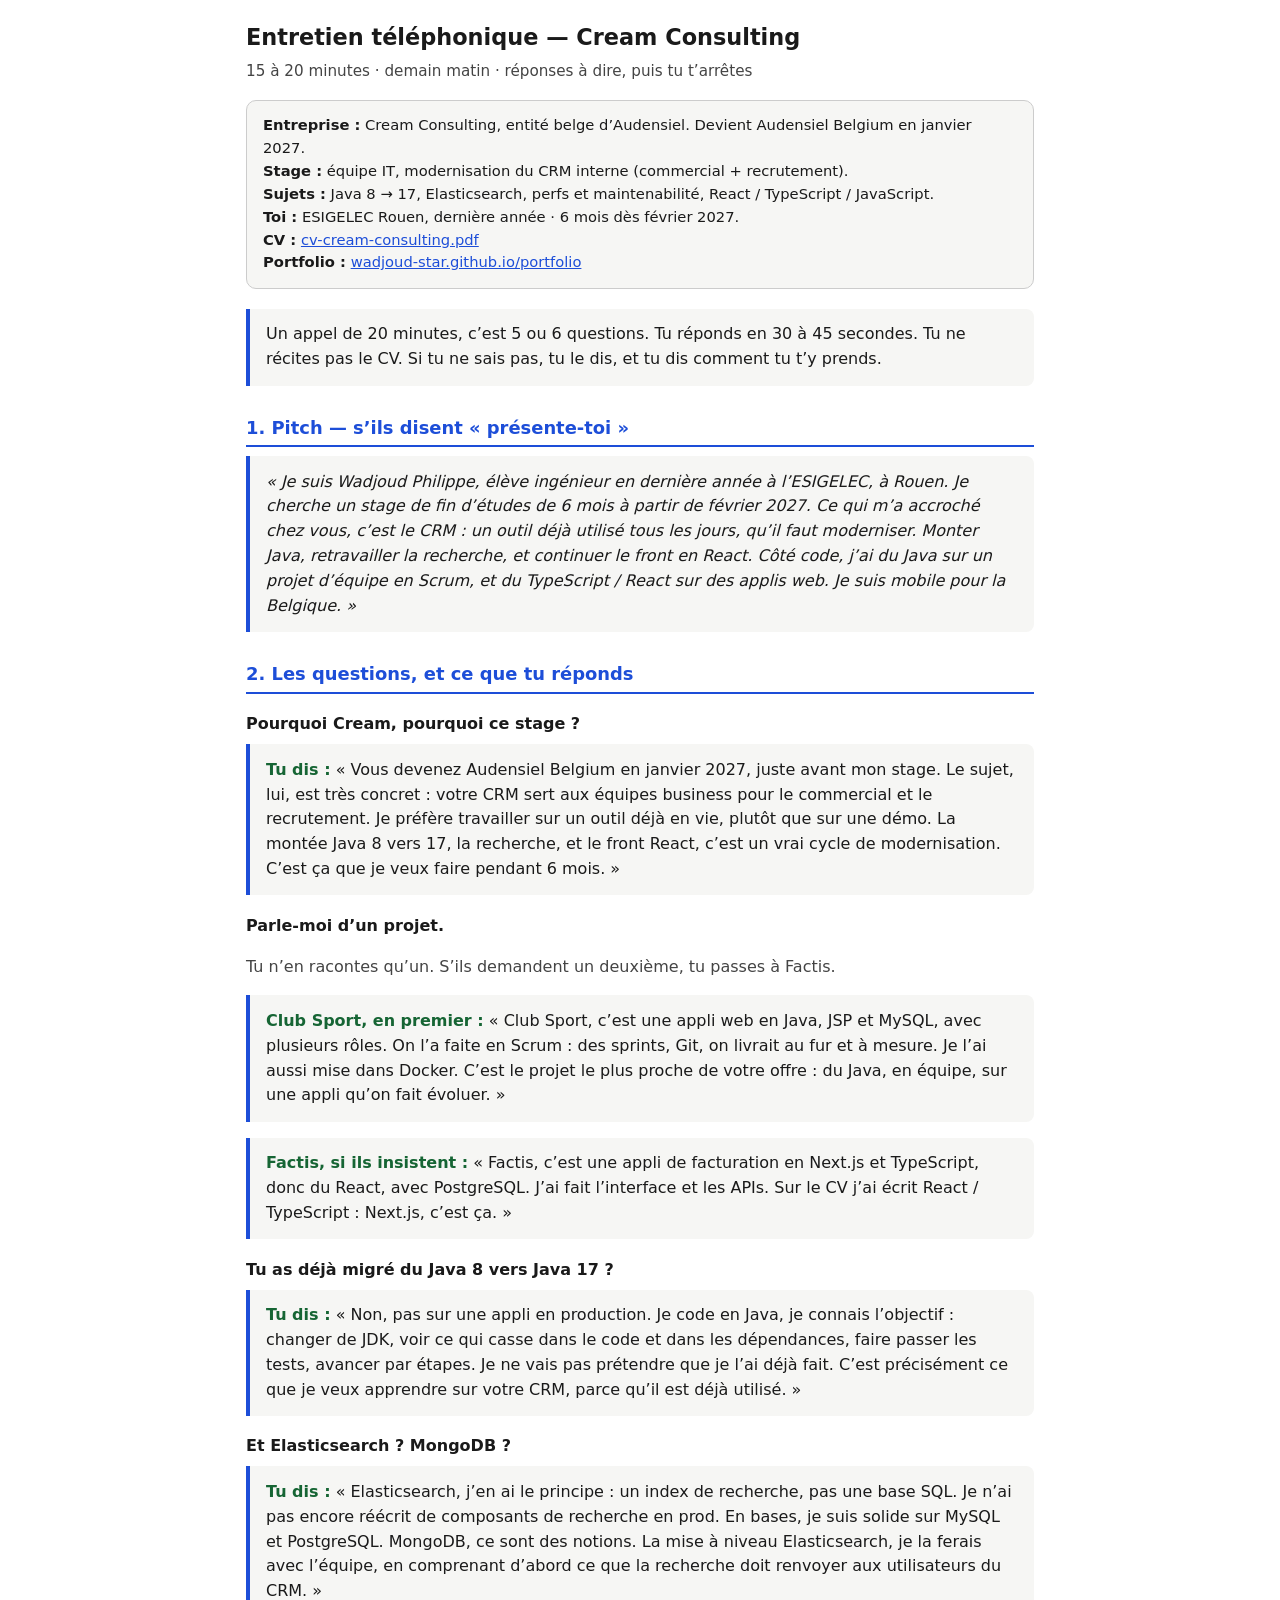
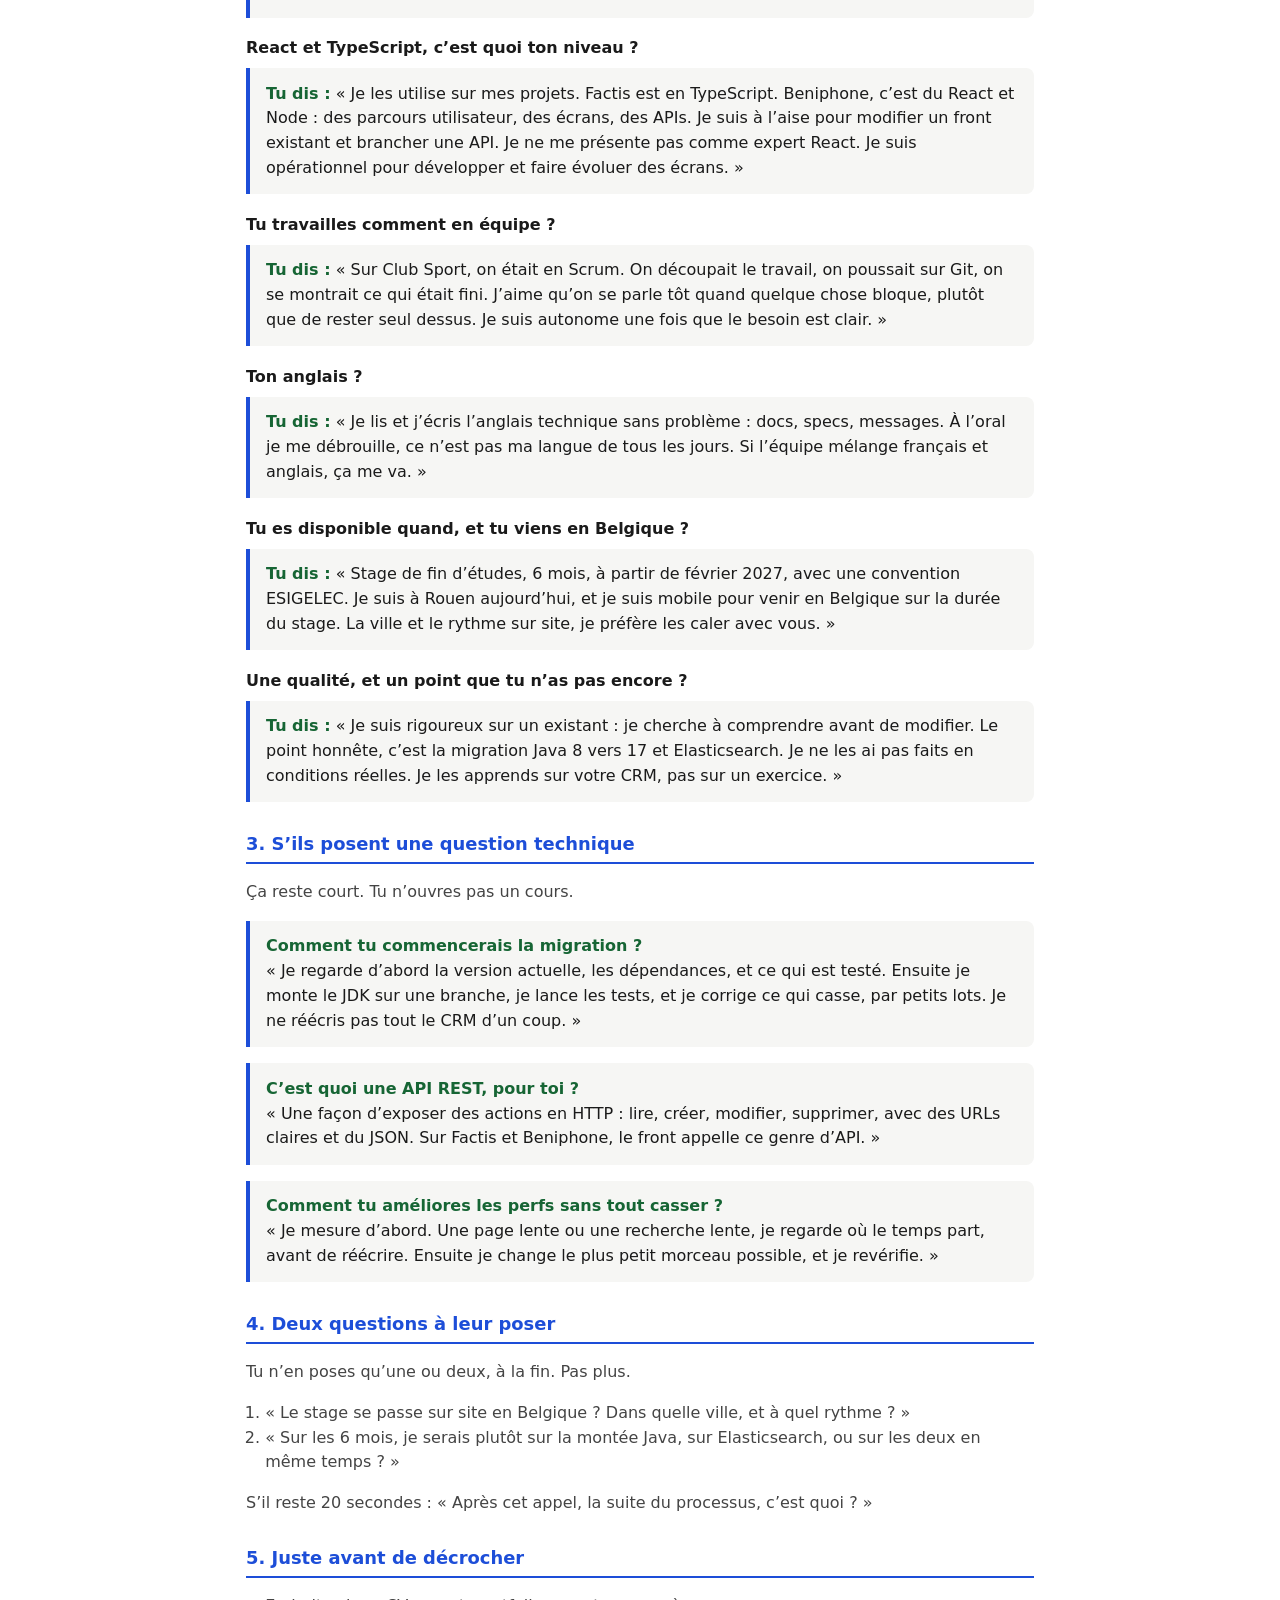
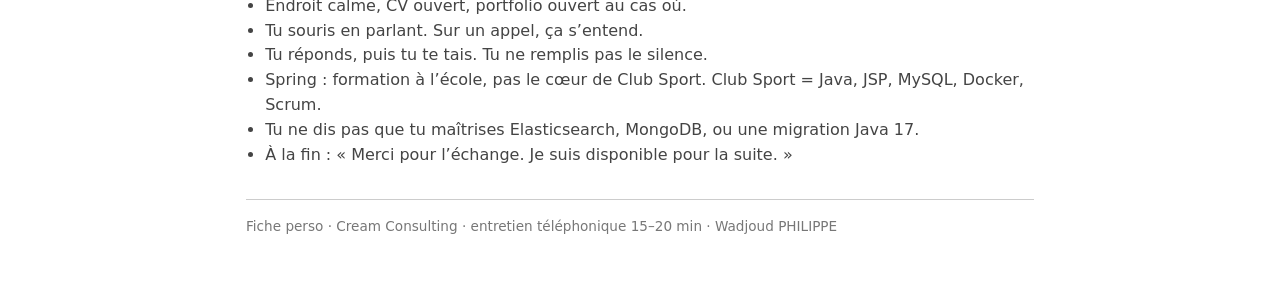
<file: revision/cream-entretien-fiche.html>
<!DOCTYPE html>
<html lang="fr">
<head>
  <meta charset="UTF-8" />
  <meta name="viewport" content="width=device-width, initial-scale=1" />
  <title>Entretien téléphonique Cream Consulting — Wadjoud</title>
  <style>
    :root {
      --ink: #1a1a1a;
      --muted: #444;
      --line: #ccc;
      --accent: #1d4ed8;
      --box: #f6f6f4;
      --ok: #166534;
    }
    * { box-sizing: border-box; }
    body {
      margin: 0 auto;
      max-width: 820px;
      padding: 1.25rem 1rem 3rem;
      font-family: "Segoe UI", system-ui, sans-serif;
      color: var(--ink);
      line-height: 1.55;
      background: #fff;
    }
    h1 { font-size: 1.4rem; margin: 0 0 .35rem; }
    h2 {
      font-size: 1.12rem;
      margin: 1.75rem 0 .55rem;
      padding-bottom: .25rem;
      border-bottom: 2px solid var(--accent);
      color: var(--accent);
    }
    h3 { font-size: 1rem; margin: 1.15rem 0 .35rem; }
    p, li { color: var(--muted); }
    .sub { color: var(--muted); margin: 0 0 1rem; font-size: .95rem; }
    .meta {
      background: var(--box);
      border: 1px solid var(--line);
      border-radius: 10px;
      padding: .85rem 1rem;
      margin: 0 0 1.25rem;
      font-size: .92rem;
    }
    .pitch, .box, .say {
      background: var(--box);
      border-left: 4px solid var(--accent);
      padding: .85rem 1rem;
      margin: .45rem 0 1rem;
      border-radius: 0 8px 8px 0;
    }
    .pitch { font-style: italic; }
    .say strong { color: var(--ok); font-style: normal; }
    ul, ol { padding-left: 1.2rem; }
    .ok { color: var(--ok); font-weight: 600; }
    .footer {
      margin-top: 2rem;
      padding-top: 1rem;
      border-top: 1px solid var(--line);
      font-size: .85rem;
      color: #777;
    }
    a { color: var(--accent); }
    @media print {
      body { max-width: none; padding: .5rem; }
      h2, h3 { page-break-after: avoid; }
      .pitch, .box, .say { break-inside: avoid; }
    }
  </style>
</head>
<body>
  <h1>Entretien téléphonique — Cream Consulting</h1>
  <p class="sub">15 à 20 minutes · demain matin · réponses à dire, puis tu t’arrêtes</p>

  <div class="meta">
    <strong>Entreprise :</strong> Cream Consulting, entité belge d’Audensiel. Devient Audensiel Belgium en janvier 2027.<br />
    <strong>Stage :</strong> équipe IT, modernisation du CRM interne (commercial + recrutement).<br />
    <strong>Sujets :</strong> Java 8 → 17, Elasticsearch, perfs et maintenabilité, React / TypeScript / JavaScript.<br />
    <strong>Toi :</strong> ESIGELEC Rouen, dernière année · 6 mois dès février 2027.<br />
    <strong>CV :</strong> <a href="https://wadjoud-star.github.io/portfolio/assets/cv-cream-consulting.pdf">cv-cream-consulting.pdf</a><br />
    <strong>Portfolio :</strong> <a href="https://wadjoud-star.github.io/portfolio/">wadjoud-star.github.io/portfolio</a>
  </div>

  <div class="box">
    Un appel de 20 minutes, c’est 5 ou 6 questions. Tu réponds en 30 à 45 secondes. Tu ne récites pas le CV. Si tu ne sais pas, tu le dis, et tu dis comment tu t’y prends.
  </div>

  <h2>1. Pitch — s’ils disent « présente-toi »</h2>
  <div class="pitch">
    « Je suis Wadjoud Philippe, élève ingénieur en dernière année à l’ESIGELEC, à Rouen.
    Je cherche un stage de fin d’études de 6 mois à partir de février 2027.
    Ce qui m’a accroché chez vous, c’est le CRM : un outil déjà utilisé tous les jours, qu’il faut moderniser.
    Monter Java, retravailler la recherche, et continuer le front en React.
    Côté code, j’ai du Java sur un projet d’équipe en Scrum, et du TypeScript / React sur des applis web.
    Je suis mobile pour la Belgique. »
  </div>

  <h2>2. Les questions, et ce que tu réponds</h2>

  <h3>Pourquoi Cream, pourquoi ce stage ?</h3>
  <div class="say">
    <strong>Tu dis :</strong>
    « Vous devenez Audensiel Belgium en janvier 2027, juste avant mon stage. Le sujet, lui, est très concret : votre CRM sert aux équipes business pour le commercial et le recrutement. Je préfère travailler sur un outil déjà en vie, plutôt que sur une démo. La montée Java 8 vers 17, la recherche, et le front React, c’est un vrai cycle de modernisation. C’est ça que je veux faire pendant 6 mois. »
  </div>

  <h3>Parle-moi d’un projet.</h3>
  <p>Tu n’en racontes qu’un. S’ils demandent un deuxième, tu passes à Factis.</p>
  <div class="say">
    <strong>Club Sport, en premier :</strong>
    « Club Sport, c’est une appli web en Java, JSP et MySQL, avec plusieurs rôles. On l’a faite en Scrum : des sprints, Git, on livrait au fur et à mesure. Je l’ai aussi mise dans Docker. C’est le projet le plus proche de votre offre : du Java, en équipe, sur une appli qu’on fait évoluer. »
  </div>
  <div class="say">
    <strong>Factis, si ils insistent :</strong>
    « Factis, c’est une appli de facturation en Next.js et TypeScript, donc du React, avec PostgreSQL. J’ai fait l’interface et les APIs. Sur le CV j’ai écrit React / TypeScript : Next.js, c’est ça. »
  </div>

  <h3>Tu as déjà migré du Java 8 vers Java 17 ?</h3>
  <div class="say">
    <strong>Tu dis :</strong>
    « Non, pas sur une appli en production. Je code en Java, je connais l’objectif : changer de JDK, voir ce qui casse dans le code et dans les dépendances, faire passer les tests, avancer par étapes. Je ne vais pas prétendre que je l’ai déjà fait. C’est précisément ce que je veux apprendre sur votre CRM, parce qu’il est déjà utilisé. »
  </div>

  <h3>Et Elasticsearch ? MongoDB ?</h3>
  <div class="say">
    <strong>Tu dis :</strong>
    « Elasticsearch, j’en ai le principe : un index de recherche, pas une base SQL. Je n’ai pas encore réécrit de composants de recherche en prod. En bases, je suis solide sur MySQL et PostgreSQL. MongoDB, ce sont des notions. La mise à niveau Elasticsearch, je la ferais avec l’équipe, en comprenant d’abord ce que la recherche doit renvoyer aux utilisateurs du CRM. »
  </div>

  <h3>React et TypeScript, c’est quoi ton niveau ?</h3>
  <div class="say">
    <strong>Tu dis :</strong>
    « Je les utilise sur mes projets. Factis est en TypeScript. Beniphone, c’est du React et Node : des parcours utilisateur, des écrans, des APIs. Je suis à l’aise pour modifier un front existant et brancher une API. Je ne me présente pas comme expert React. Je suis opérationnel pour développer et faire évoluer des écrans. »
  </div>

  <h3>Tu travailles comment en équipe ?</h3>
  <div class="say">
    <strong>Tu dis :</strong>
    « Sur Club Sport, on était en Scrum. On découpait le travail, on poussait sur Git, on se montrait ce qui était fini. J’aime qu’on se parle tôt quand quelque chose bloque, plutôt que de rester seul dessus. Je suis autonome une fois que le besoin est clair. »
  </div>

  <h3>Ton anglais ?</h3>
  <div class="say">
    <strong>Tu dis :</strong>
    « Je lis et j’écris l’anglais technique sans problème : docs, specs, messages. À l’oral je me débrouille, ce n’est pas ma langue de tous les jours. Si l’équipe mélange français et anglais, ça me va. »
  </div>

  <h3>Tu es disponible quand, et tu viens en Belgique ?</h3>
  <div class="say">
    <strong>Tu dis :</strong>
    « Stage de fin d’études, 6 mois, à partir de février 2027, avec une convention ESIGELEC. Je suis à Rouen aujourd’hui, et je suis mobile pour venir en Belgique sur la durée du stage. La ville et le rythme sur site, je préfère les caler avec vous. »
  </div>

  <h3>Une qualité, et un point que tu n’as pas encore ?</h3>
  <div class="say">
    <strong>Tu dis :</strong>
    « Je suis rigoureux sur un existant : je cherche à comprendre avant de modifier. Le point honnête, c’est la migration Java 8 vers 17 et Elasticsearch. Je ne les ai pas faits en conditions réelles. Je les apprends sur votre CRM, pas sur un exercice. »
  </div>

  <h2>3. S’ils posent une question technique</h2>
  <p>Ça reste court. Tu n’ouvres pas un cours.</p>
  <div class="say">
    <strong>Comment tu commencerais la migration ?</strong><br />
    « Je regarde d’abord la version actuelle, les dépendances, et ce qui est testé. Ensuite je monte le JDK sur une branche, je lance les tests, et je corrige ce qui casse, par petits lots. Je ne réécris pas tout le CRM d’un coup. »
  </div>
  <div class="say">
    <strong>C’est quoi une API REST, pour toi ?</strong><br />
    « Une façon d’exposer des actions en HTTP : lire, créer, modifier, supprimer, avec des URLs claires et du JSON. Sur Factis et Beniphone, le front appelle ce genre d’API. »
  </div>
  <div class="say">
    <strong>Comment tu améliores les perfs sans tout casser ?</strong><br />
    « Je mesure d’abord. Une page lente ou une recherche lente, je regarde où le temps part, avant de réécrire. Ensuite je change le plus petit morceau possible, et je revérifie. »
  </div>

  <h2>4. Deux questions à leur poser</h2>
  <p>Tu n’en poses qu’une ou deux, à la fin. Pas plus.</p>
  <ol>
    <li>« Le stage se passe sur site en Belgique ? Dans quelle ville, et à quel rythme ? »</li>
    <li>« Sur les 6 mois, je serais plutôt sur la montée Java, sur Elasticsearch, ou sur les deux en même temps ? »</li>
  </ol>
  <p>S’il reste 20 secondes : « Après cet appel, la suite du processus, c’est quoi ? »</p>

  <h2>5. Juste avant de décrocher</h2>
  <ul>
    <li>Endroit calme, CV ouvert, portfolio ouvert au cas où.</li>
    <li>Tu souris en parlant. Sur un appel, ça s’entend.</li>
    <li>Tu réponds, puis tu te tais. Tu ne remplis pas le silence.</li>
    <li>Spring : formation à l’école, pas le cœur de Club Sport. Club Sport = Java, JSP, MySQL, Docker, Scrum.</li>
    <li>Tu ne dis pas que tu maîtrises Elasticsearch, MongoDB, ou une migration Java 17.</li>
    <li>À la fin : « Merci pour l’échange. Je suis disponible pour la suite. »</li>
  </ul>

  <p class="footer">Fiche perso · Cream Consulting · entretien téléphonique 15–20 min · Wadjoud PHILIPPE</p>
</body>
</html>
</file>
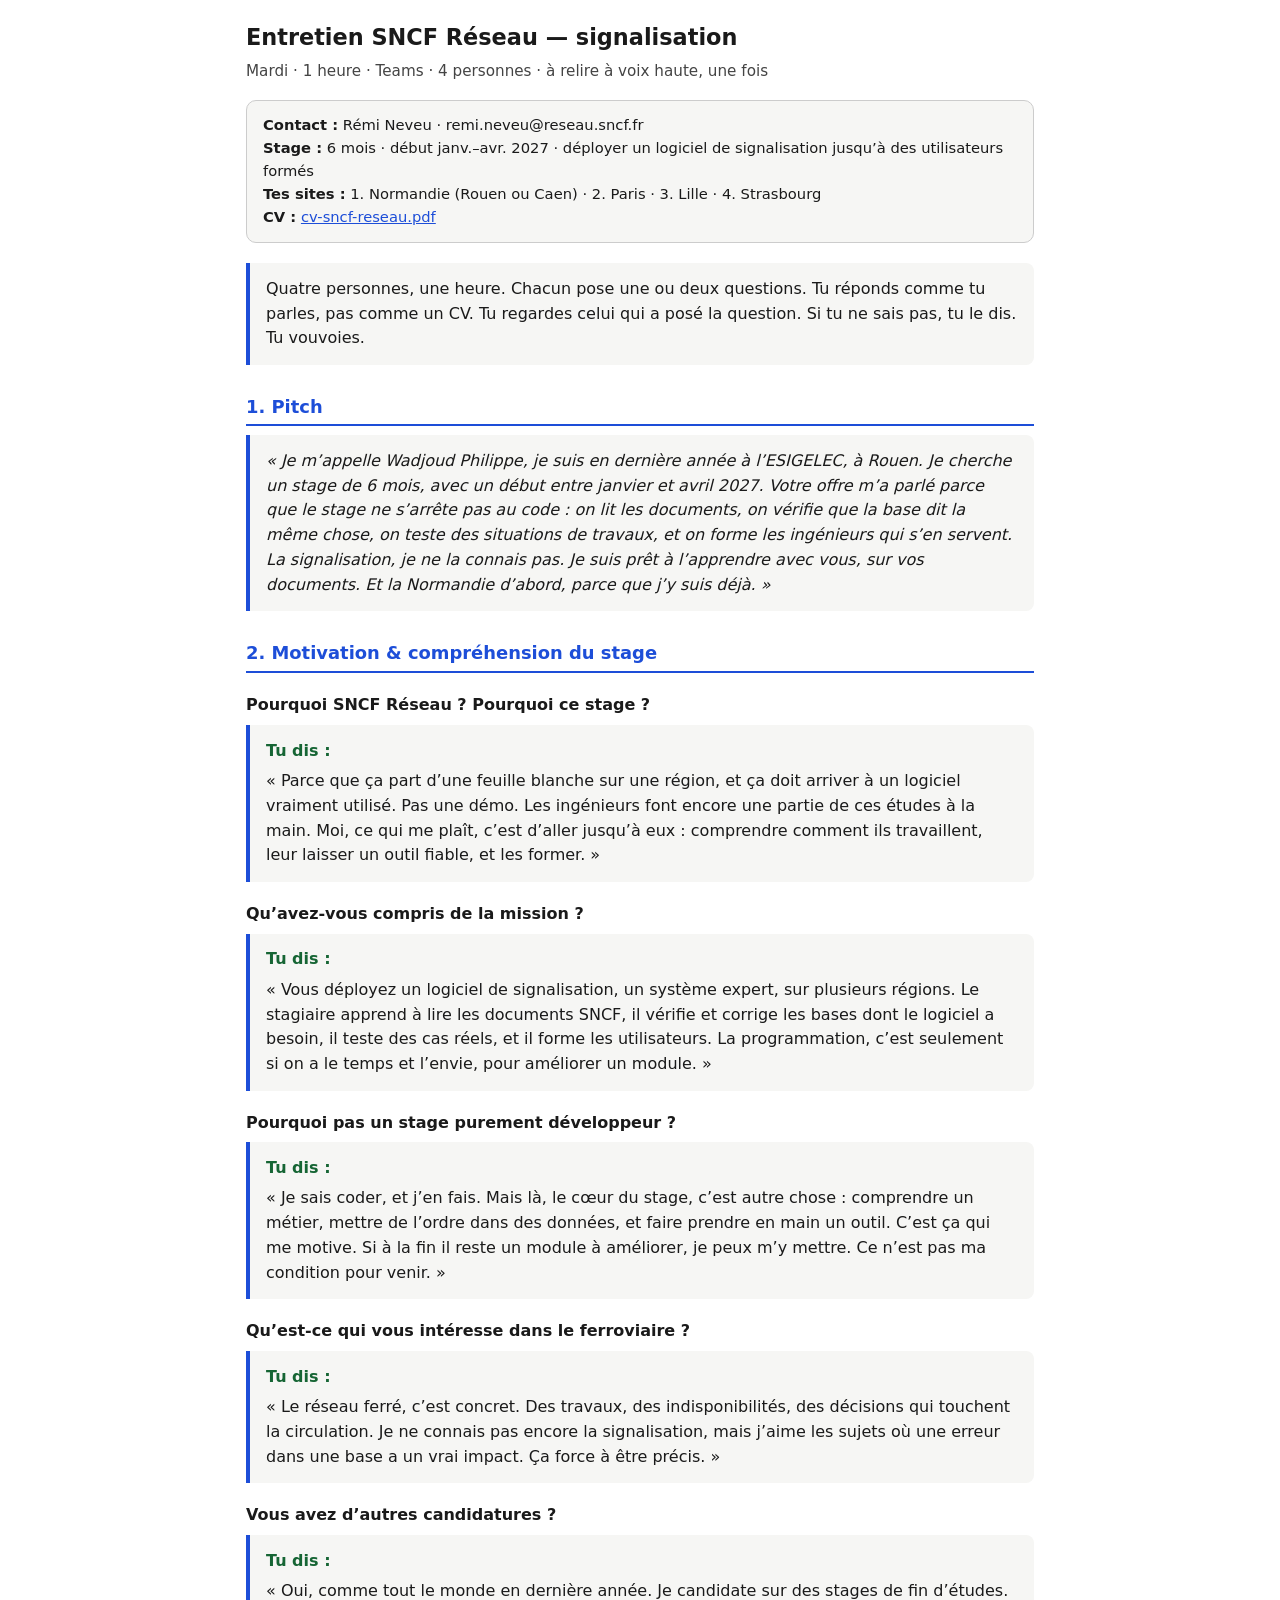
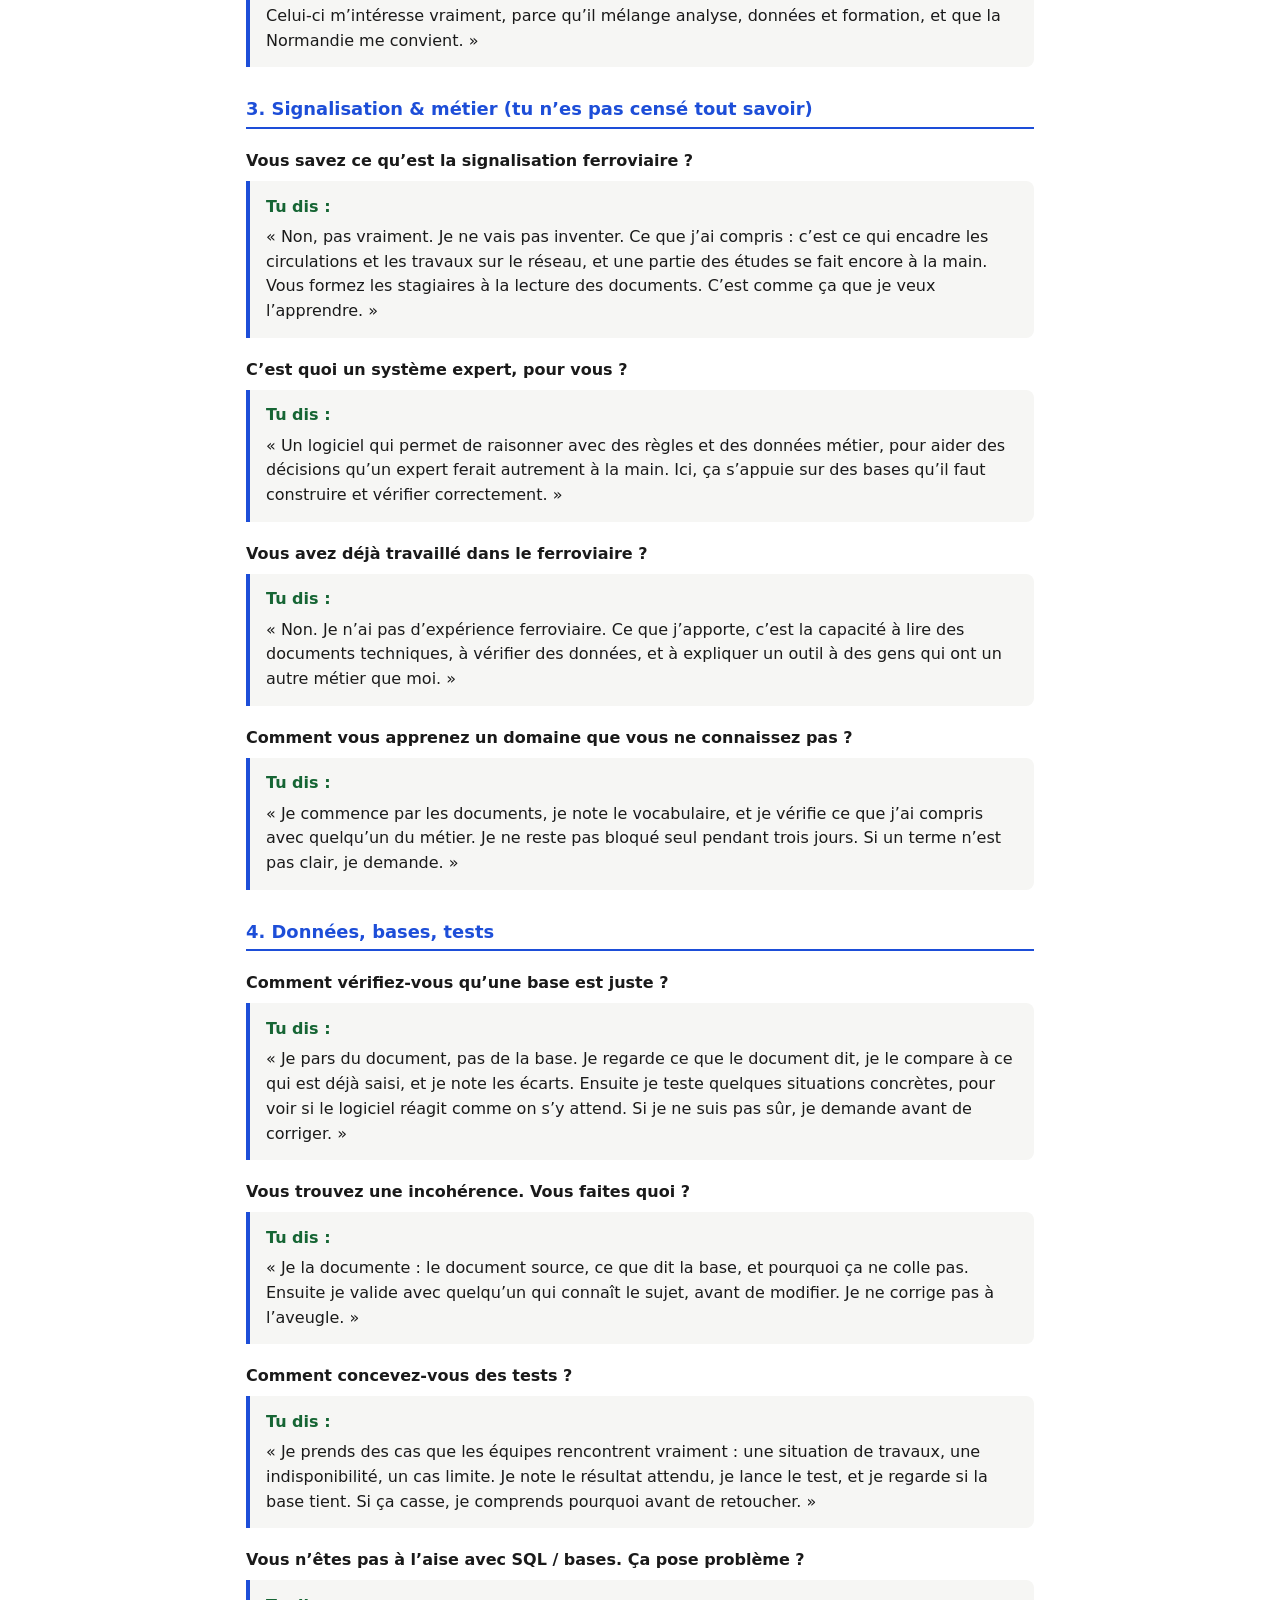
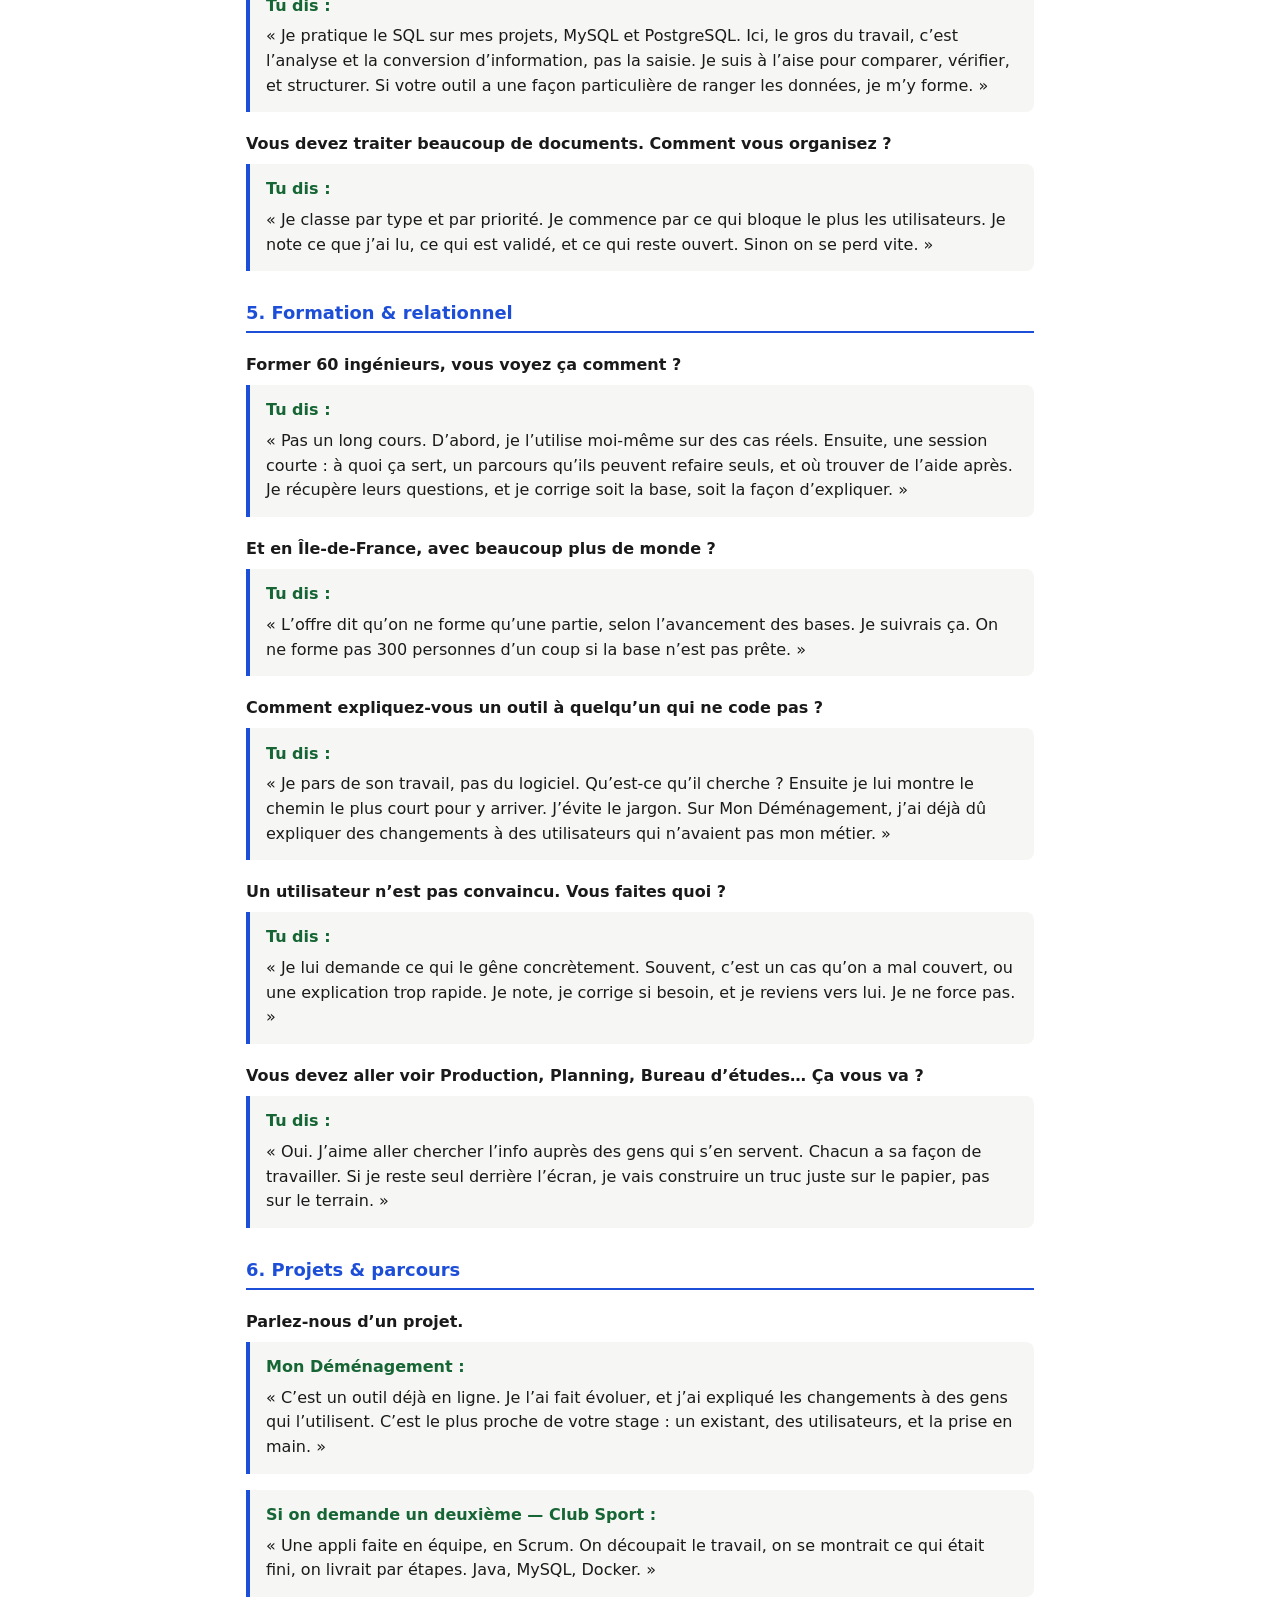
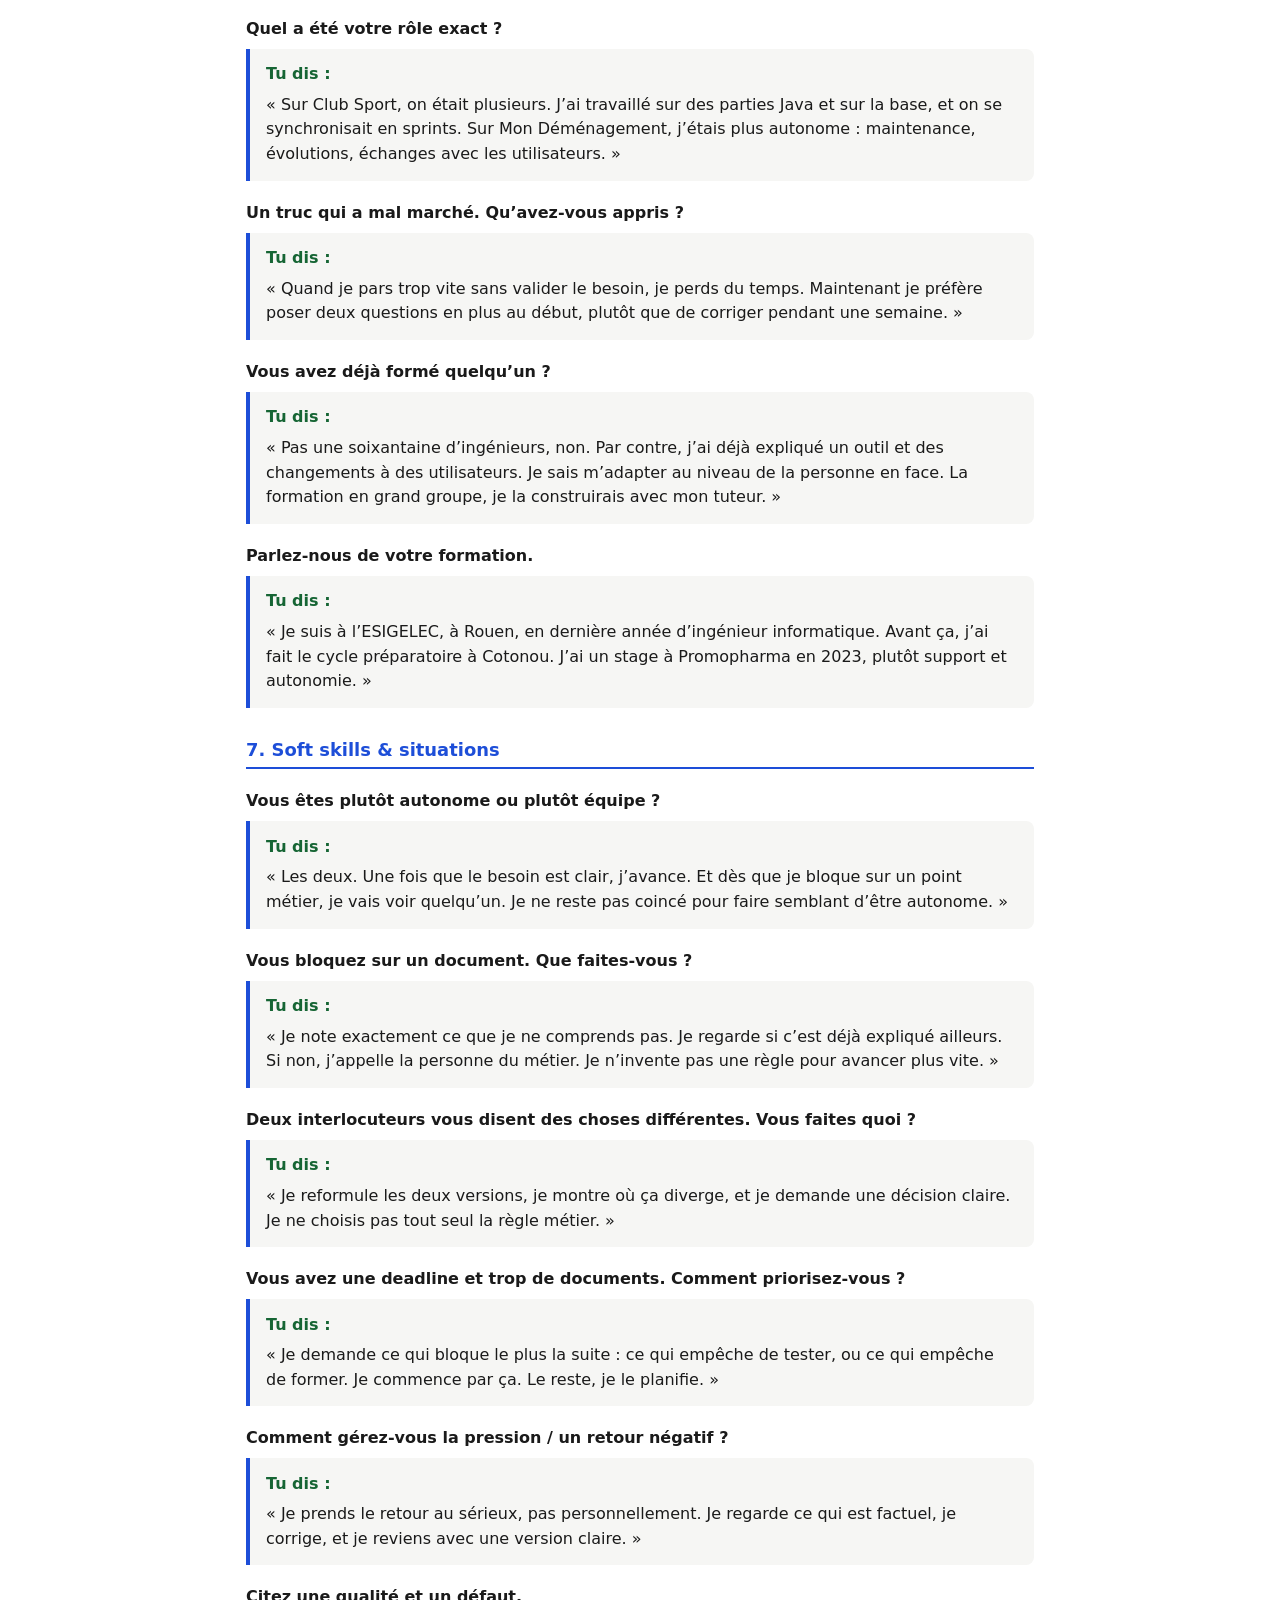
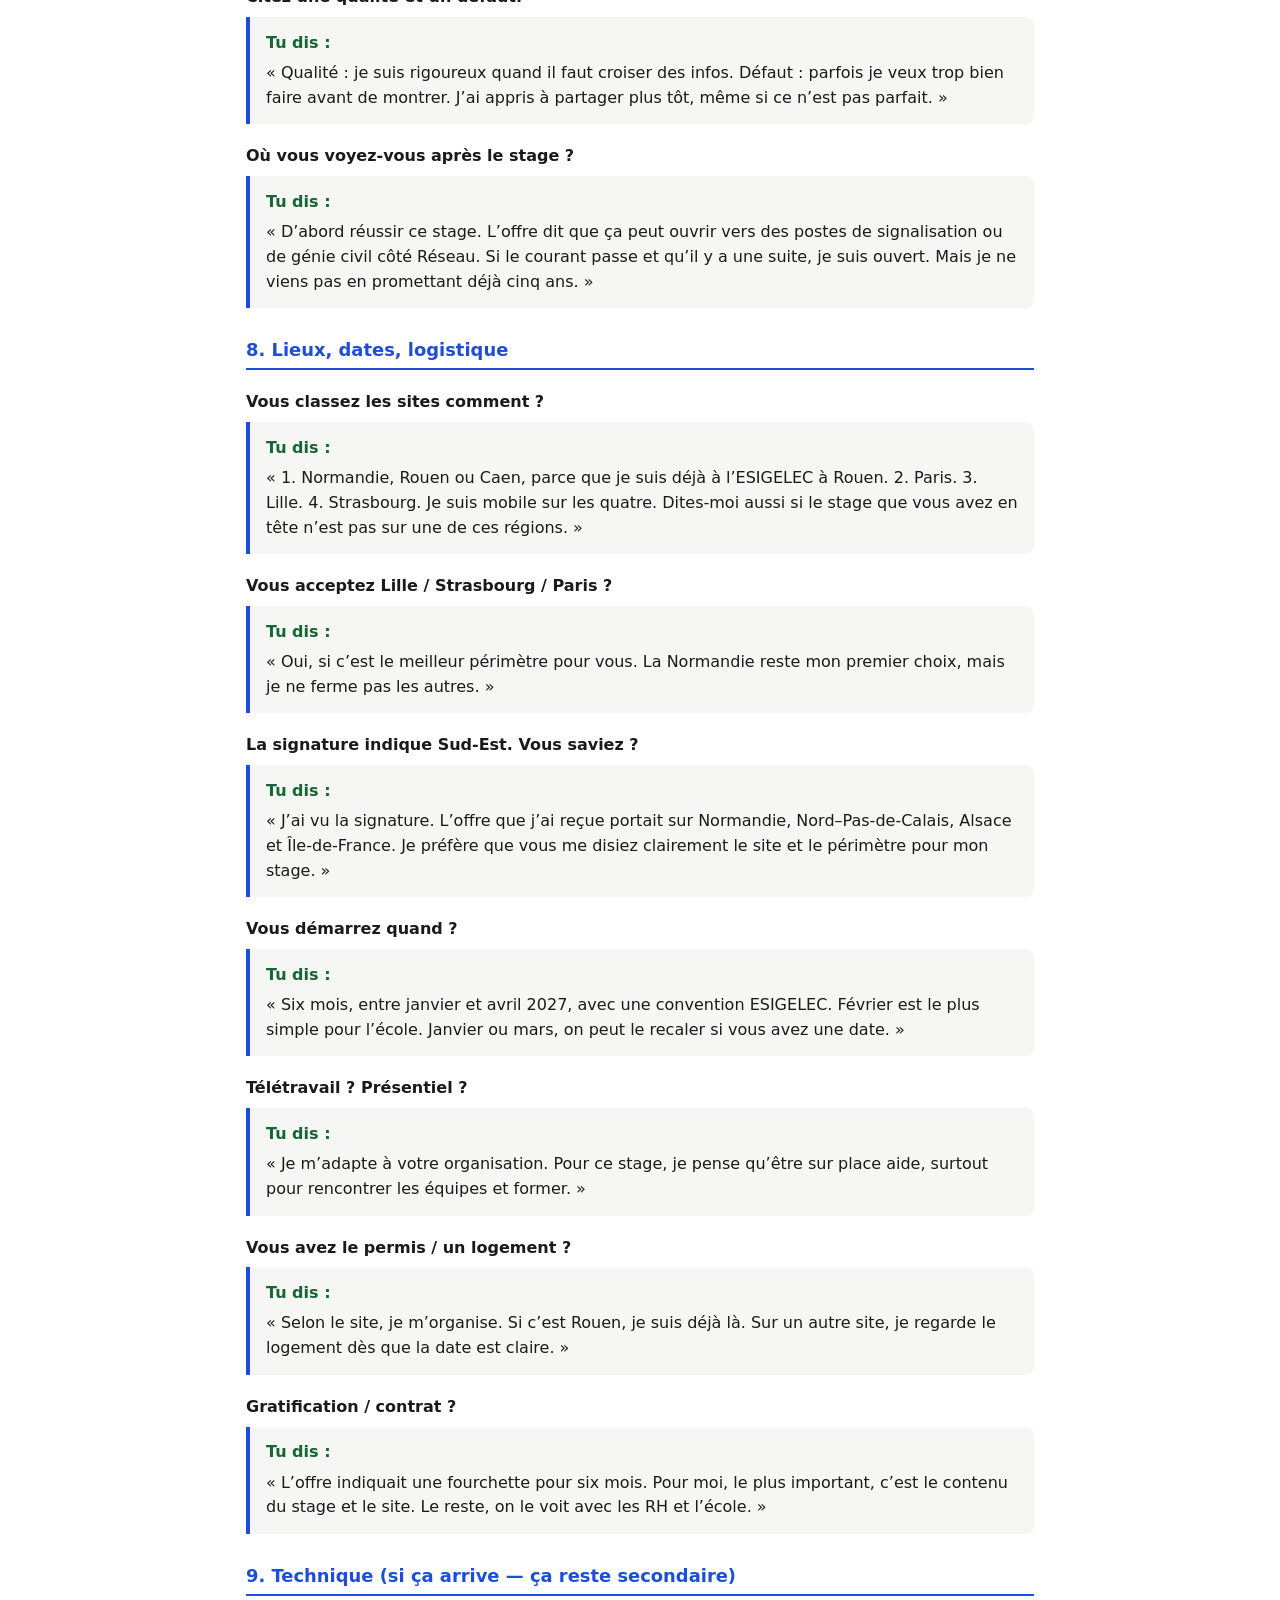
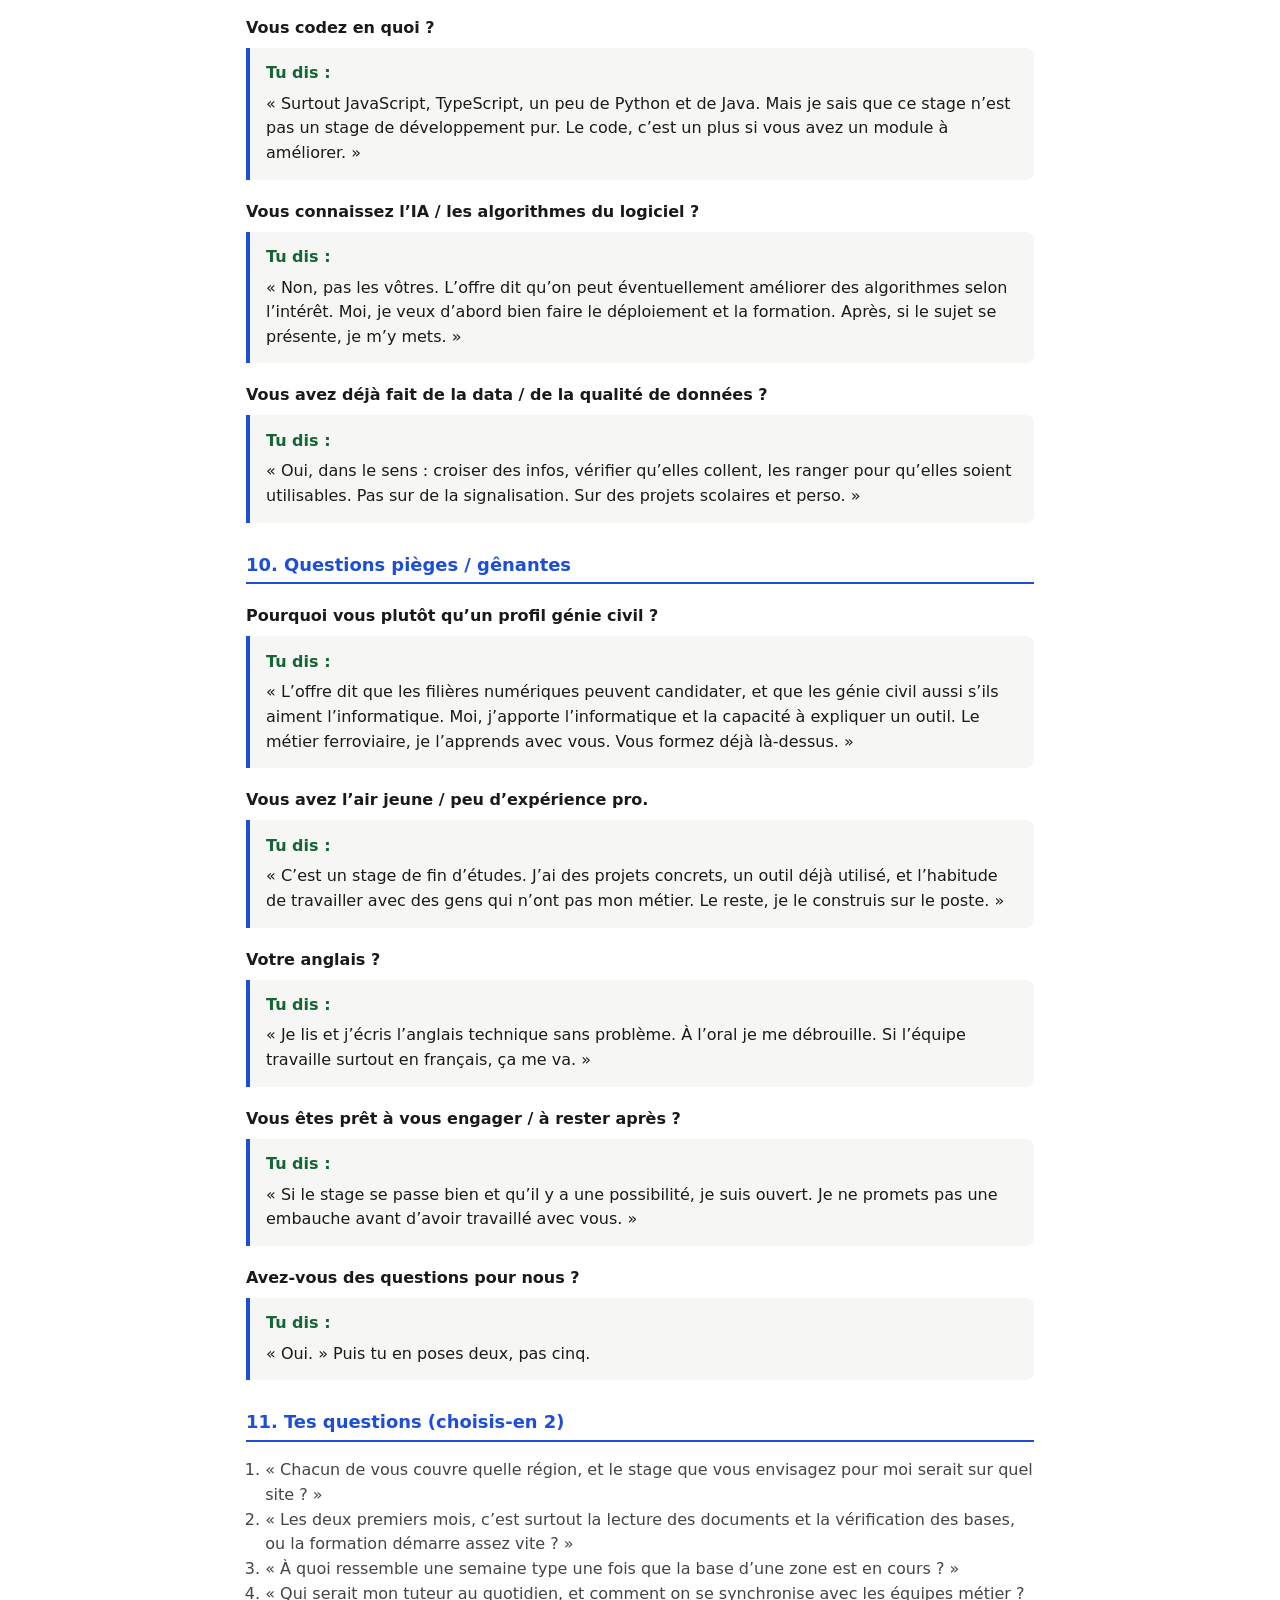
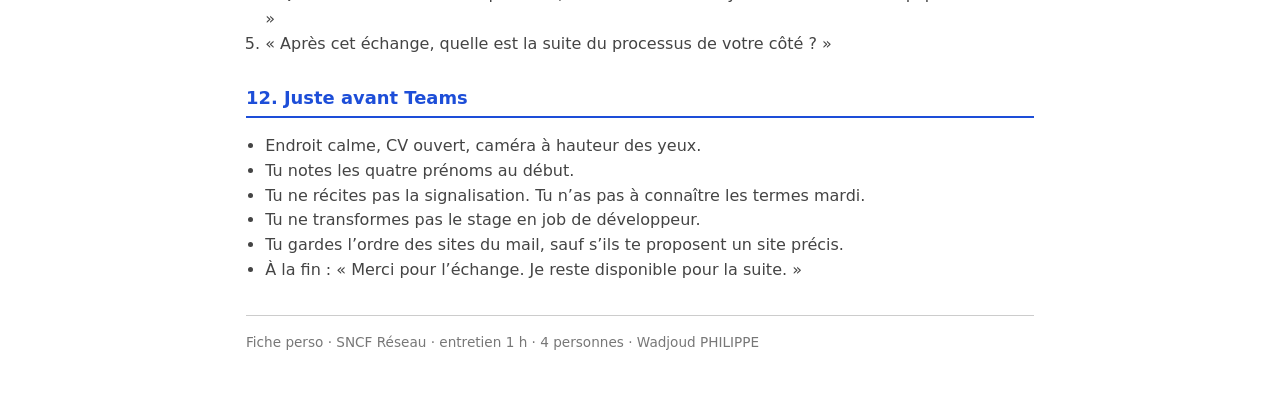
<file: revision/sncf-entretien-fiche.html>
<!DOCTYPE html>
<html lang="fr">
<head>
  <meta charset="UTF-8" />
  <meta name="viewport" content="width=device-width, initial-scale=1" />
  <title>Entretien SNCF Réseau — Wadjoud</title>
  <style>
    :root {
      --ink: #1a1a1a;
      --muted: #444;
      --line: #ccc;
      --accent: #1d4ed8;
      --box: #f6f6f4;
      --ok: #166534;
    }
    * { box-sizing: border-box; }
    body {
      margin: 0 auto;
      max-width: 820px;
      padding: 1.25rem 1rem 3rem;
      font-family: "Segoe UI", system-ui, sans-serif;
      color: var(--ink);
      line-height: 1.55;
      background: #fff;
    }
    h1 { font-size: 1.4rem; margin: 0 0 .35rem; }
    h2 {
      font-size: 1.12rem;
      margin: 1.75rem 0 .55rem;
      padding-bottom: .25rem;
      border-bottom: 2px solid var(--accent);
      color: var(--accent);
    }
    h3 { font-size: 1rem; margin: 1.25rem 0 .35rem; color: var(--ink); }
    p, li { color: var(--muted); }
    .sub { color: var(--muted); margin: 0 0 1rem; font-size: .95rem; }
    .meta {
      background: var(--box);
      border: 1px solid var(--line);
      border-radius: 10px;
      padding: .85rem 1rem;
      margin: 0 0 1.25rem;
      font-size: .92rem;
    }
    .pitch, .box, .say {
      background: var(--box);
      border-left: 4px solid var(--accent);
      padding: .85rem 1rem;
      margin: .45rem 0 1rem;
      border-radius: 0 8px 8px 0;
    }
    .pitch { font-style: italic; }
    .say strong { color: var(--ok); font-style: normal; display: block; margin-bottom: .35rem; }
    ul, ol { padding-left: 1.2rem; }
    .footer {
      margin-top: 2rem;
      padding-top: 1rem;
      border-top: 1px solid var(--line);
      font-size: .85rem;
      color: #777;
    }
    a { color: var(--accent); }
    @media print {
      body { max-width: none; padding: .5rem; }
      h2, h3 { page-break-after: avoid; }
      .pitch, .box, .say { break-inside: avoid; }
    }
  </style>
</head>
<body>
  <h1>Entretien SNCF Réseau — signalisation</h1>
  <p class="sub">Mardi · 1 heure · Teams · 4 personnes · à relire à voix haute, une fois</p>

  <div class="meta">
    <strong>Contact :</strong> Rémi Neveu · remi.neveu@reseau.sncf.fr<br />
    <strong>Stage :</strong> 6 mois · début janv.–avr. 2027 · déployer un logiciel de signalisation jusqu’à des utilisateurs formés<br />
    <strong>Tes sites :</strong> 1. Normandie (Rouen ou Caen) · 2. Paris · 3. Lille · 4. Strasbourg<br />
    <strong>CV :</strong> <a href="https://wadjoud-star.github.io/portfolio/assets/cv-sncf-reseau.pdf">cv-sncf-reseau.pdf</a>
  </div>

  <div class="box">
    Quatre personnes, une heure. Chacun pose une ou deux questions. Tu réponds comme tu parles, pas comme un CV. Tu regardes celui qui a posé la question. Si tu ne sais pas, tu le dis. Tu vouvoies.
  </div>

  <h2>1. Pitch</h2>
  <div class="pitch">
    « Je m’appelle Wadjoud Philippe, je suis en dernière année à l’ESIGELEC, à Rouen.
    Je cherche un stage de 6 mois, avec un début entre janvier et avril 2027.
    Votre offre m’a parlé parce que le stage ne s’arrête pas au code : on lit les documents,
    on vérifie que la base dit la même chose, on teste des situations de travaux,
    et on forme les ingénieurs qui s’en servent. La signalisation, je ne la connais pas.
    Je suis prêt à l’apprendre avec vous, sur vos documents. Et la Normandie d’abord,
    parce que j’y suis déjà. »
  </div>

  <h2>2. Motivation &amp; compréhension du stage</h2>

  <h3>Pourquoi SNCF Réseau ? Pourquoi ce stage ?</h3>
  <div class="say">
    <strong>Tu dis :</strong>
    « Parce que ça part d’une feuille blanche sur une région, et ça doit arriver à un logiciel vraiment utilisé. Pas une démo. Les ingénieurs font encore une partie de ces études à la main. Moi, ce qui me plaît, c’est d’aller jusqu’à eux : comprendre comment ils travaillent, leur laisser un outil fiable, et les former. »
  </div>

  <h3>Qu’avez-vous compris de la mission ?</h3>
  <div class="say">
    <strong>Tu dis :</strong>
    « Vous déployez un logiciel de signalisation, un système expert, sur plusieurs régions. Le stagiaire apprend à lire les documents SNCF, il vérifie et corrige les bases dont le logiciel a besoin, il teste des cas réels, et il forme les utilisateurs. La programmation, c’est seulement si on a le temps et l’envie, pour améliorer un module. »
  </div>

  <h3>Pourquoi pas un stage purement développeur ?</h3>
  <div class="say">
    <strong>Tu dis :</strong>
    « Je sais coder, et j’en fais. Mais là, le cœur du stage, c’est autre chose : comprendre un métier, mettre de l’ordre dans des données, et faire prendre en main un outil. C’est ça qui me motive. Si à la fin il reste un module à améliorer, je peux m’y mettre. Ce n’est pas ma condition pour venir. »
  </div>

  <h3>Qu’est-ce qui vous intéresse dans le ferroviaire ?</h3>
  <div class="say">
    <strong>Tu dis :</strong>
    « Le réseau ferré, c’est concret. Des travaux, des indisponibilités, des décisions qui touchent la circulation. Je ne connais pas encore la signalisation, mais j’aime les sujets où une erreur dans une base a un vrai impact. Ça force à être précis. »
  </div>

  <h3>Vous avez d’autres candidatures ?</h3>
  <div class="say">
    <strong>Tu dis :</strong>
    « Oui, comme tout le monde en dernière année. Je candidate sur des stages de fin d’études. Celui-ci m’intéresse vraiment, parce qu’il mélange analyse, données et formation, et que la Normandie me convient. »
  </div>

  <h2>3. Signalisation &amp; métier (tu n’es pas censé tout savoir)</h2>

  <h3>Vous savez ce qu’est la signalisation ferroviaire ?</h3>
  <div class="say">
    <strong>Tu dis :</strong>
    « Non, pas vraiment. Je ne vais pas inventer. Ce que j’ai compris : c’est ce qui encadre les circulations et les travaux sur le réseau, et une partie des études se fait encore à la main. Vous formez les stagiaires à la lecture des documents. C’est comme ça que je veux l’apprendre. »
  </div>

  <h3>C’est quoi un système expert, pour vous ?</h3>
  <div class="say">
    <strong>Tu dis :</strong>
    « Un logiciel qui permet de raisonner avec des règles et des données métier, pour aider des décisions qu’un expert ferait autrement à la main. Ici, ça s’appuie sur des bases qu’il faut construire et vérifier correctement. »
  </div>

  <h3>Vous avez déjà travaillé dans le ferroviaire ?</h3>
  <div class="say">
    <strong>Tu dis :</strong>
    « Non. Je n’ai pas d’expérience ferroviaire. Ce que j’apporte, c’est la capacité à lire des documents techniques, à vérifier des données, et à expliquer un outil à des gens qui ont un autre métier que moi. »
  </div>

  <h3>Comment vous apprenez un domaine que vous ne connaissez pas ?</h3>
  <div class="say">
    <strong>Tu dis :</strong>
    « Je commence par les documents, je note le vocabulaire, et je vérifie ce que j’ai compris avec quelqu’un du métier. Je ne reste pas bloqué seul pendant trois jours. Si un terme n’est pas clair, je demande. »
  </div>

  <h2>4. Données, bases, tests</h2>

  <h3>Comment vérifiez-vous qu’une base est juste ?</h3>
  <div class="say">
    <strong>Tu dis :</strong>
    « Je pars du document, pas de la base. Je regarde ce que le document dit, je le compare à ce qui est déjà saisi, et je note les écarts. Ensuite je teste quelques situations concrètes, pour voir si le logiciel réagit comme on s’y attend. Si je ne suis pas sûr, je demande avant de corriger. »
  </div>

  <h3>Vous trouvez une incohérence. Vous faites quoi ?</h3>
  <div class="say">
    <strong>Tu dis :</strong>
    « Je la documente : le document source, ce que dit la base, et pourquoi ça ne colle pas. Ensuite je valide avec quelqu’un qui connaît le sujet, avant de modifier. Je ne corrige pas à l’aveugle. »
  </div>

  <h3>Comment concevez-vous des tests ?</h3>
  <div class="say">
    <strong>Tu dis :</strong>
    « Je prends des cas que les équipes rencontrent vraiment : une situation de travaux, une indisponibilité, un cas limite. Je note le résultat attendu, je lance le test, et je regarde si la base tient. Si ça casse, je comprends pourquoi avant de retoucher. »
  </div>

  <h3>Vous n’êtes pas à l’aise avec SQL / bases. Ça pose problème ?</h3>
  <div class="say">
    <strong>Tu dis :</strong>
    « Je pratique le SQL sur mes projets, MySQL et PostgreSQL. Ici, le gros du travail, c’est l’analyse et la conversion d’information, pas la saisie. Je suis à l’aise pour comparer, vérifier, et structurer. Si votre outil a une façon particulière de ranger les données, je m’y forme. »
  </div>

  <h3>Vous devez traiter beaucoup de documents. Comment vous organisez ?</h3>
  <div class="say">
    <strong>Tu dis :</strong>
    « Je classe par type et par priorité. Je commence par ce qui bloque le plus les utilisateurs. Je note ce que j’ai lu, ce qui est validé, et ce qui reste ouvert. Sinon on se perd vite. »
  </div>

  <h2>5. Formation &amp; relationnel</h2>

  <h3>Former 60 ingénieurs, vous voyez ça comment ?</h3>
  <div class="say">
    <strong>Tu dis :</strong>
    « Pas un long cours. D’abord, je l’utilise moi-même sur des cas réels. Ensuite, une session courte : à quoi ça sert, un parcours qu’ils peuvent refaire seuls, et où trouver de l’aide après. Je récupère leurs questions, et je corrige soit la base, soit la façon d’expliquer. »
  </div>

  <h3>Et en Île-de-France, avec beaucoup plus de monde ?</h3>
  <div class="say">
    <strong>Tu dis :</strong>
    « L’offre dit qu’on ne forme qu’une partie, selon l’avancement des bases. Je suivrais ça. On ne forme pas 300 personnes d’un coup si la base n’est pas prête. »
  </div>

  <h3>Comment expliquez-vous un outil à quelqu’un qui ne code pas ?</h3>
  <div class="say">
    <strong>Tu dis :</strong>
    « Je pars de son travail, pas du logiciel. Qu’est-ce qu’il cherche ? Ensuite je lui montre le chemin le plus court pour y arriver. J’évite le jargon. Sur Mon Déménagement, j’ai déjà dû expliquer des changements à des utilisateurs qui n’avaient pas mon métier. »
  </div>

  <h3>Un utilisateur n’est pas convaincu. Vous faites quoi ?</h3>
  <div class="say">
    <strong>Tu dis :</strong>
    « Je lui demande ce qui le gêne concrètement. Souvent, c’est un cas qu’on a mal couvert, ou une explication trop rapide. Je note, je corrige si besoin, et je reviens vers lui. Je ne force pas. »
  </div>

  <h3>Vous devez aller voir Production, Planning, Bureau d’études… Ça vous va ?</h3>
  <div class="say">
    <strong>Tu dis :</strong>
    « Oui. J’aime aller chercher l’info auprès des gens qui s’en servent. Chacun a sa façon de travailler. Si je reste seul derrière l’écran, je vais construire un truc juste sur le papier, pas sur le terrain. »
  </div>

  <h2>6. Projets &amp; parcours</h2>

  <h3>Parlez-nous d’un projet.</h3>
  <div class="say">
    <strong>Mon Déménagement :</strong>
    « C’est un outil déjà en ligne. Je l’ai fait évoluer, et j’ai expliqué les changements à des gens qui l’utilisent. C’est le plus proche de votre stage : un existant, des utilisateurs, et la prise en main. »
  </div>
  <div class="say">
    <strong>Si on demande un deuxième — Club Sport :</strong>
    « Une appli faite en équipe, en Scrum. On découpait le travail, on se montrait ce qui était fini, on livrait par étapes. Java, MySQL, Docker. »
  </div>

  <h3>Quel a été votre rôle exact ?</h3>
  <div class="say">
    <strong>Tu dis :</strong>
    « Sur Club Sport, on était plusieurs. J’ai travaillé sur des parties Java et sur la base, et on se synchronisait en sprints. Sur Mon Déménagement, j’étais plus autonome : maintenance, évolutions, échanges avec les utilisateurs. »
  </div>

  <h3>Un truc qui a mal marché. Qu’avez-vous appris ?</h3>
  <div class="say">
    <strong>Tu dis :</strong>
    « Quand je pars trop vite sans valider le besoin, je perds du temps. Maintenant je préfère poser deux questions en plus au début, plutôt que de corriger pendant une semaine. »
  </div>

  <h3>Vous avez déjà formé quelqu’un ?</h3>
  <div class="say">
    <strong>Tu dis :</strong>
    « Pas une soixantaine d’ingénieurs, non. Par contre, j’ai déjà expliqué un outil et des changements à des utilisateurs. Je sais m’adapter au niveau de la personne en face. La formation en grand groupe, je la construirais avec mon tuteur. »
  </div>

  <h3>Parlez-nous de votre formation.</h3>
  <div class="say">
    <strong>Tu dis :</strong>
    « Je suis à l’ESIGELEC, à Rouen, en dernière année d’ingénieur informatique. Avant ça, j’ai fait le cycle préparatoire à Cotonou. J’ai un stage à Promopharma en 2023, plutôt support et autonomie. »
  </div>

  <h2>7. Soft skills &amp; situations</h2>

  <h3>Vous êtes plutôt autonome ou plutôt équipe ?</h3>
  <div class="say">
    <strong>Tu dis :</strong>
    « Les deux. Une fois que le besoin est clair, j’avance. Et dès que je bloque sur un point métier, je vais voir quelqu’un. Je ne reste pas coincé pour faire semblant d’être autonome. »
  </div>

  <h3>Vous bloquez sur un document. Que faites-vous ?</h3>
  <div class="say">
    <strong>Tu dis :</strong>
    « Je note exactement ce que je ne comprends pas. Je regarde si c’est déjà expliqué ailleurs. Si non, j’appelle la personne du métier. Je n’invente pas une règle pour avancer plus vite. »
  </div>

  <h3>Deux interlocuteurs vous disent des choses différentes. Vous faites quoi ?</h3>
  <div class="say">
    <strong>Tu dis :</strong>
    « Je reformule les deux versions, je montre où ça diverge, et je demande une décision claire. Je ne choisis pas tout seul la règle métier. »
  </div>

  <h3>Vous avez une deadline et trop de documents. Comment priorisez-vous ?</h3>
  <div class="say">
    <strong>Tu dis :</strong>
    « Je demande ce qui bloque le plus la suite : ce qui empêche de tester, ou ce qui empêche de former. Je commence par ça. Le reste, je le planifie. »
  </div>

  <h3>Comment gérez-vous la pression / un retour négatif ?</h3>
  <div class="say">
    <strong>Tu dis :</strong>
    « Je prends le retour au sérieux, pas personnellement. Je regarde ce qui est factuel, je corrige, et je reviens avec une version claire. »
  </div>

  <h3>Citez une qualité et un défaut.</h3>
  <div class="say">
    <strong>Tu dis :</strong>
    « Qualité : je suis rigoureux quand il faut croiser des infos. Défaut : parfois je veux trop bien faire avant de montrer. J’ai appris à partager plus tôt, même si ce n’est pas parfait. »
  </div>

  <h3>Où vous voyez-vous après le stage ?</h3>
  <div class="say">
    <strong>Tu dis :</strong>
    « D’abord réussir ce stage. L’offre dit que ça peut ouvrir vers des postes de signalisation ou de génie civil côté Réseau. Si le courant passe et qu’il y a une suite, je suis ouvert. Mais je ne viens pas en promettant déjà cinq ans. »
  </div>

  <h2>8. Lieux, dates, logistique</h2>

  <h3>Vous classez les sites comment ?</h3>
  <div class="say">
    <strong>Tu dis :</strong>
    « 1. Normandie, Rouen ou Caen, parce que je suis déjà à l’ESIGELEC à Rouen. 2. Paris. 3. Lille. 4. Strasbourg. Je suis mobile sur les quatre. Dites-moi aussi si le stage que vous avez en tête n’est pas sur une de ces régions. »
  </div>

  <h3>Vous acceptez Lille / Strasbourg / Paris ?</h3>
  <div class="say">
    <strong>Tu dis :</strong>
    « Oui, si c’est le meilleur périmètre pour vous. La Normandie reste mon premier choix, mais je ne ferme pas les autres. »
  </div>

  <h3>La signature indique Sud-Est. Vous saviez ?</h3>
  <div class="say">
    <strong>Tu dis :</strong>
    « J’ai vu la signature. L’offre que j’ai reçue portait sur Normandie, Nord–Pas-de-Calais, Alsace et Île-de-France. Je préfère que vous me disiez clairement le site et le périmètre pour mon stage. »
  </div>

  <h3>Vous démarrez quand ?</h3>
  <div class="say">
    <strong>Tu dis :</strong>
    « Six mois, entre janvier et avril 2027, avec une convention ESIGELEC. Février est le plus simple pour l’école. Janvier ou mars, on peut le recaler si vous avez une date. »
  </div>

  <h3>Télétravail ? Présentiel ?</h3>
  <div class="say">
    <strong>Tu dis :</strong>
    « Je m’adapte à votre organisation. Pour ce stage, je pense qu’être sur place aide, surtout pour rencontrer les équipes et former. »
  </div>

  <h3>Vous avez le permis / un logement ?</h3>
  <div class="say">
    <strong>Tu dis :</strong>
    « Selon le site, je m’organise. Si c’est Rouen, je suis déjà là. Sur un autre site, je regarde le logement dès que la date est claire. »
  </div>

  <h3>Gratification / contrat ?</h3>
  <div class="say">
    <strong>Tu dis :</strong>
    « L’offre indiquait une fourchette pour six mois. Pour moi, le plus important, c’est le contenu du stage et le site. Le reste, on le voit avec les RH et l’école. »
  </div>

  <h2>9. Technique (si ça arrive — ça reste secondaire)</h2>

  <h3>Vous codez en quoi ?</h3>
  <div class="say">
    <strong>Tu dis :</strong>
    « Surtout JavaScript, TypeScript, un peu de Python et de Java. Mais je sais que ce stage n’est pas un stage de développement pur. Le code, c’est un plus si vous avez un module à améliorer. »
  </div>

  <h3>Vous connaissez l’IA / les algorithmes du logiciel ?</h3>
  <div class="say">
    <strong>Tu dis :</strong>
    « Non, pas les vôtres. L’offre dit qu’on peut éventuellement améliorer des algorithmes selon l’intérêt. Moi, je veux d’abord bien faire le déploiement et la formation. Après, si le sujet se présente, je m’y mets. »
  </div>

  <h3>Vous avez déjà fait de la data / de la qualité de données ?</h3>
  <div class="say">
    <strong>Tu dis :</strong>
    « Oui, dans le sens : croiser des infos, vérifier qu’elles collent, les ranger pour qu’elles soient utilisables. Pas sur de la signalisation. Sur des projets scolaires et perso. »
  </div>

  <h2>10. Questions pièges / gênantes</h2>

  <h3>Pourquoi vous plutôt qu’un profil génie civil ?</h3>
  <div class="say">
    <strong>Tu dis :</strong>
    « L’offre dit que les filières numériques peuvent candidater, et que les génie civil aussi s’ils aiment l’informatique. Moi, j’apporte l’informatique et la capacité à expliquer un outil. Le métier ferroviaire, je l’apprends avec vous. Vous formez déjà là-dessus. »
  </div>

  <h3>Vous avez l’air jeune / peu d’expérience pro.</h3>
  <div class="say">
    <strong>Tu dis :</strong>
    « C’est un stage de fin d’études. J’ai des projets concrets, un outil déjà utilisé, et l’habitude de travailler avec des gens qui n’ont pas mon métier. Le reste, je le construis sur le poste. »
  </div>

  <h3>Votre anglais ?</h3>
  <div class="say">
    <strong>Tu dis :</strong>
    « Je lis et j’écris l’anglais technique sans problème. À l’oral je me débrouille. Si l’équipe travaille surtout en français, ça me va. »
  </div>

  <h3>Vous êtes prêt à vous engager / à rester après ?</h3>
  <div class="say">
    <strong>Tu dis :</strong>
    « Si le stage se passe bien et qu’il y a une possibilité, je suis ouvert. Je ne promets pas une embauche avant d’avoir travaillé avec vous. »
  </div>

  <h3>Avez-vous des questions pour nous ?</h3>
  <div class="say">
    <strong>Tu dis :</strong>
    « Oui. » Puis tu en poses deux, pas cinq.
  </div>

  <h2>11. Tes questions (choisis-en 2)</h2>
  <ol>
    <li>« Chacun de vous couvre quelle région, et le stage que vous envisagez pour moi serait sur quel site ? »</li>
    <li>« Les deux premiers mois, c’est surtout la lecture des documents et la vérification des bases, ou la formation démarre assez vite ? »</li>
    <li>« À quoi ressemble une semaine type une fois que la base d’une zone est en cours ? »</li>
    <li>« Qui serait mon tuteur au quotidien, et comment on se synchronise avec les équipes métier ? »</li>
    <li>« Après cet échange, quelle est la suite du processus de votre côté ? »</li>
  </ol>

  <h2>12. Juste avant Teams</h2>
  <ul>
    <li>Endroit calme, CV ouvert, caméra à hauteur des yeux.</li>
    <li>Tu notes les quatre prénoms au début.</li>
    <li>Tu ne récites pas la signalisation. Tu n’as pas à connaître les termes mardi.</li>
    <li>Tu ne transformes pas le stage en job de développeur.</li>
    <li>Tu gardes l’ordre des sites du mail, sauf s’ils te proposent un site précis.</li>
    <li>À la fin : « Merci pour l’échange. Je reste disponible pour la suite. »</li>
  </ul>

  <p class="footer">Fiche perso · SNCF Réseau · entretien 1 h · 4 personnes · Wadjoud PHILIPPE</p>
</body>
</html>
</file>
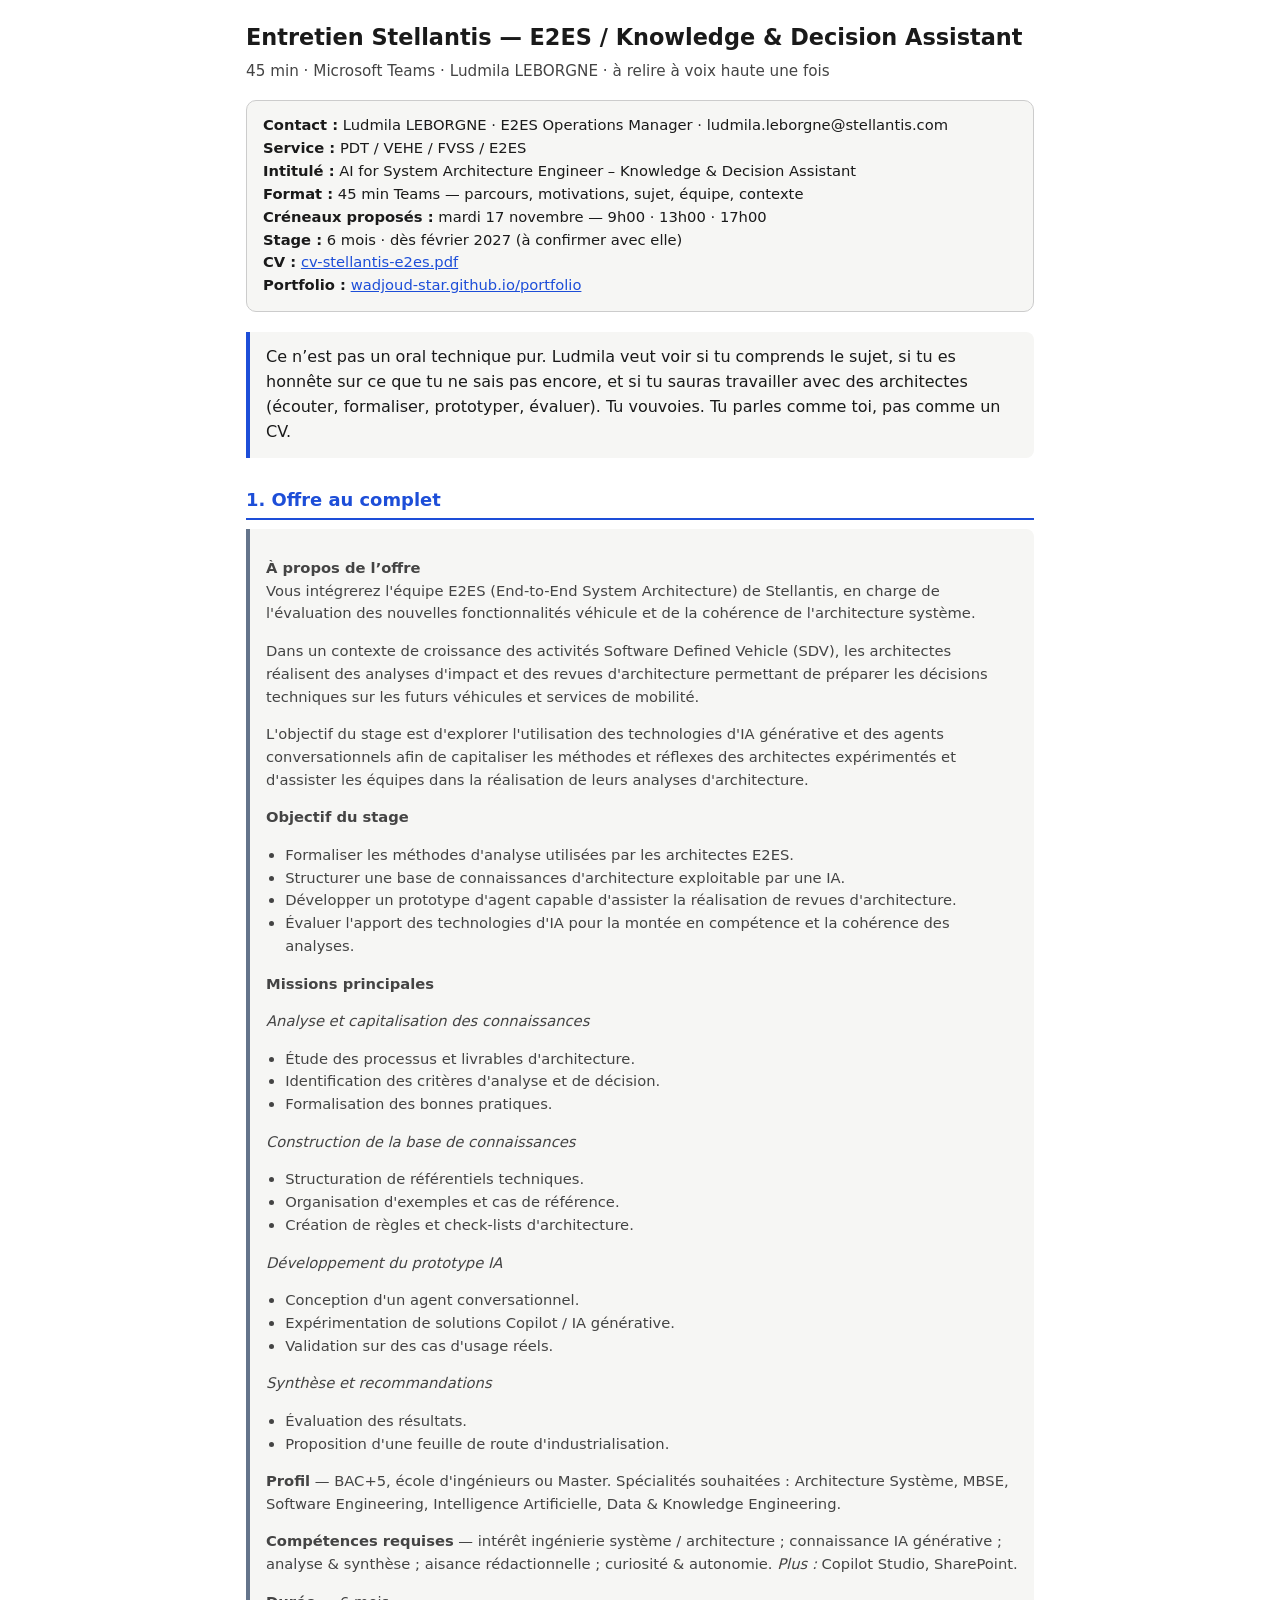
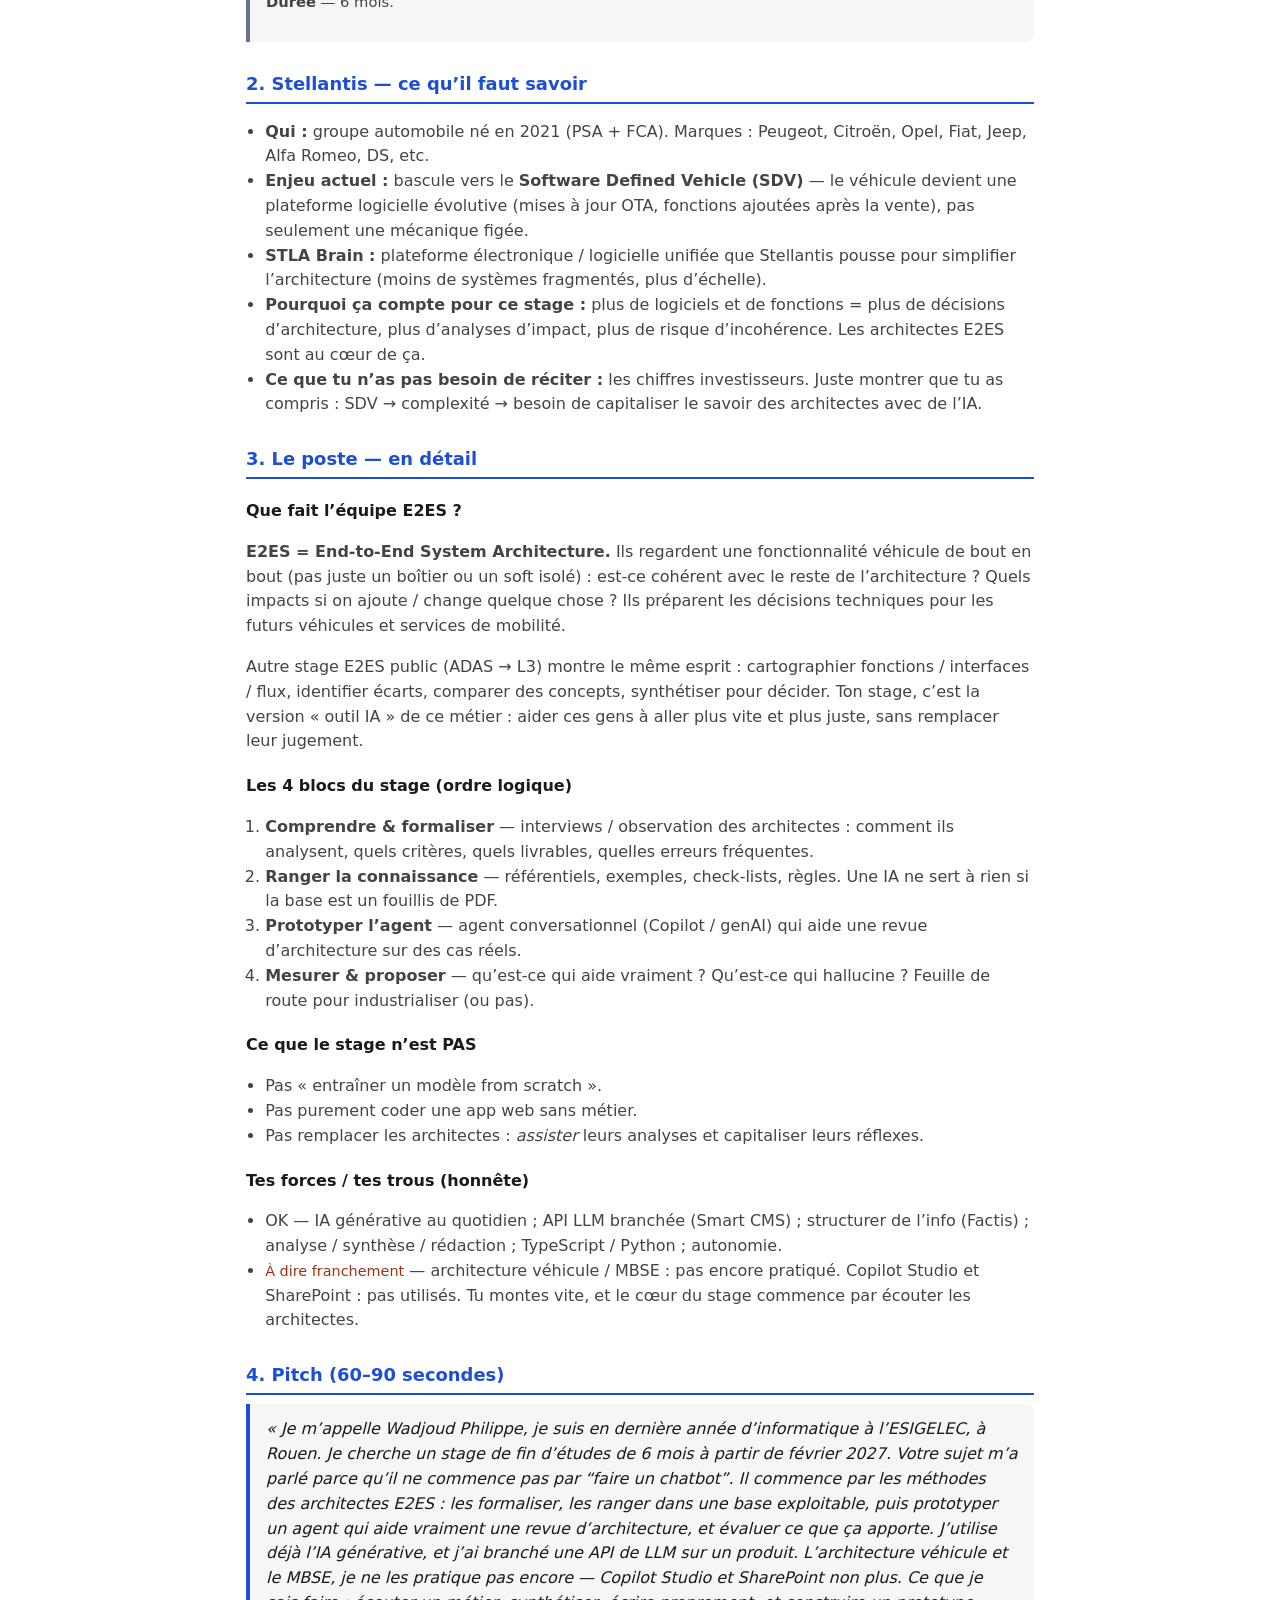
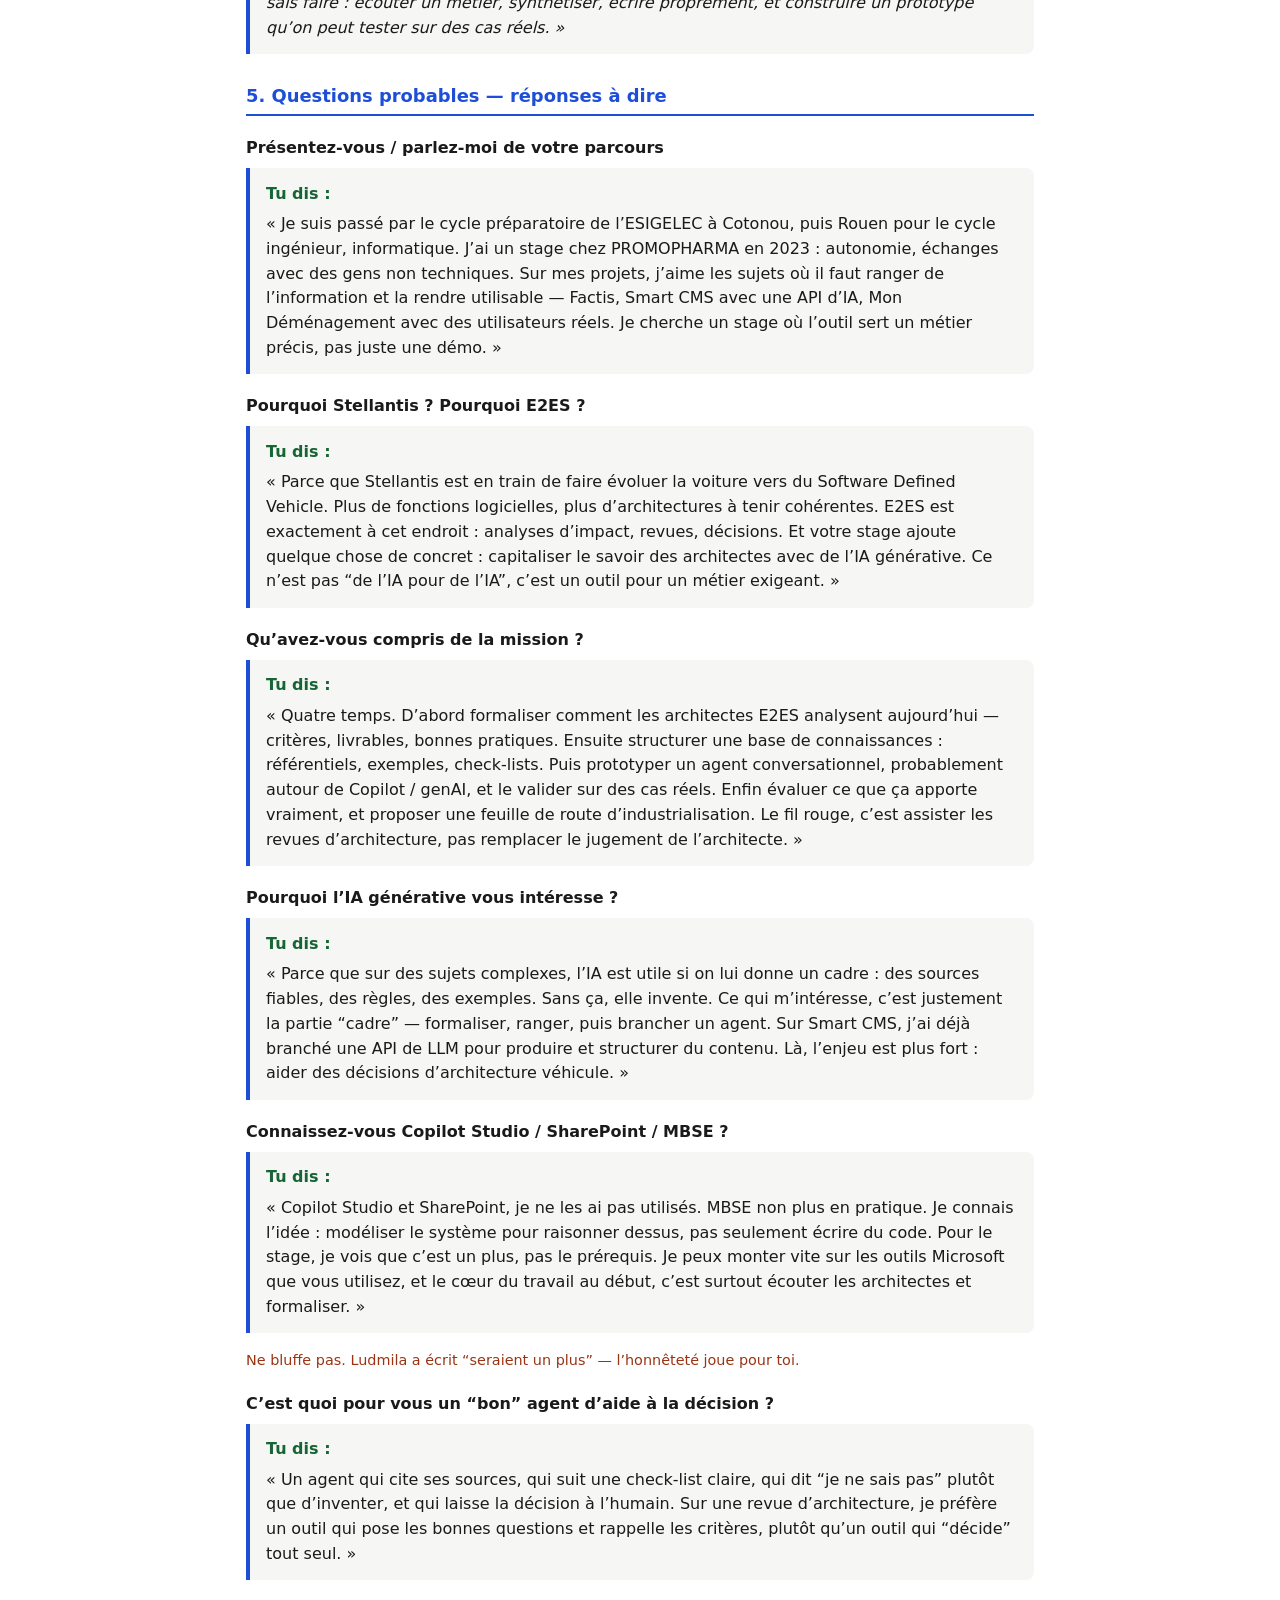
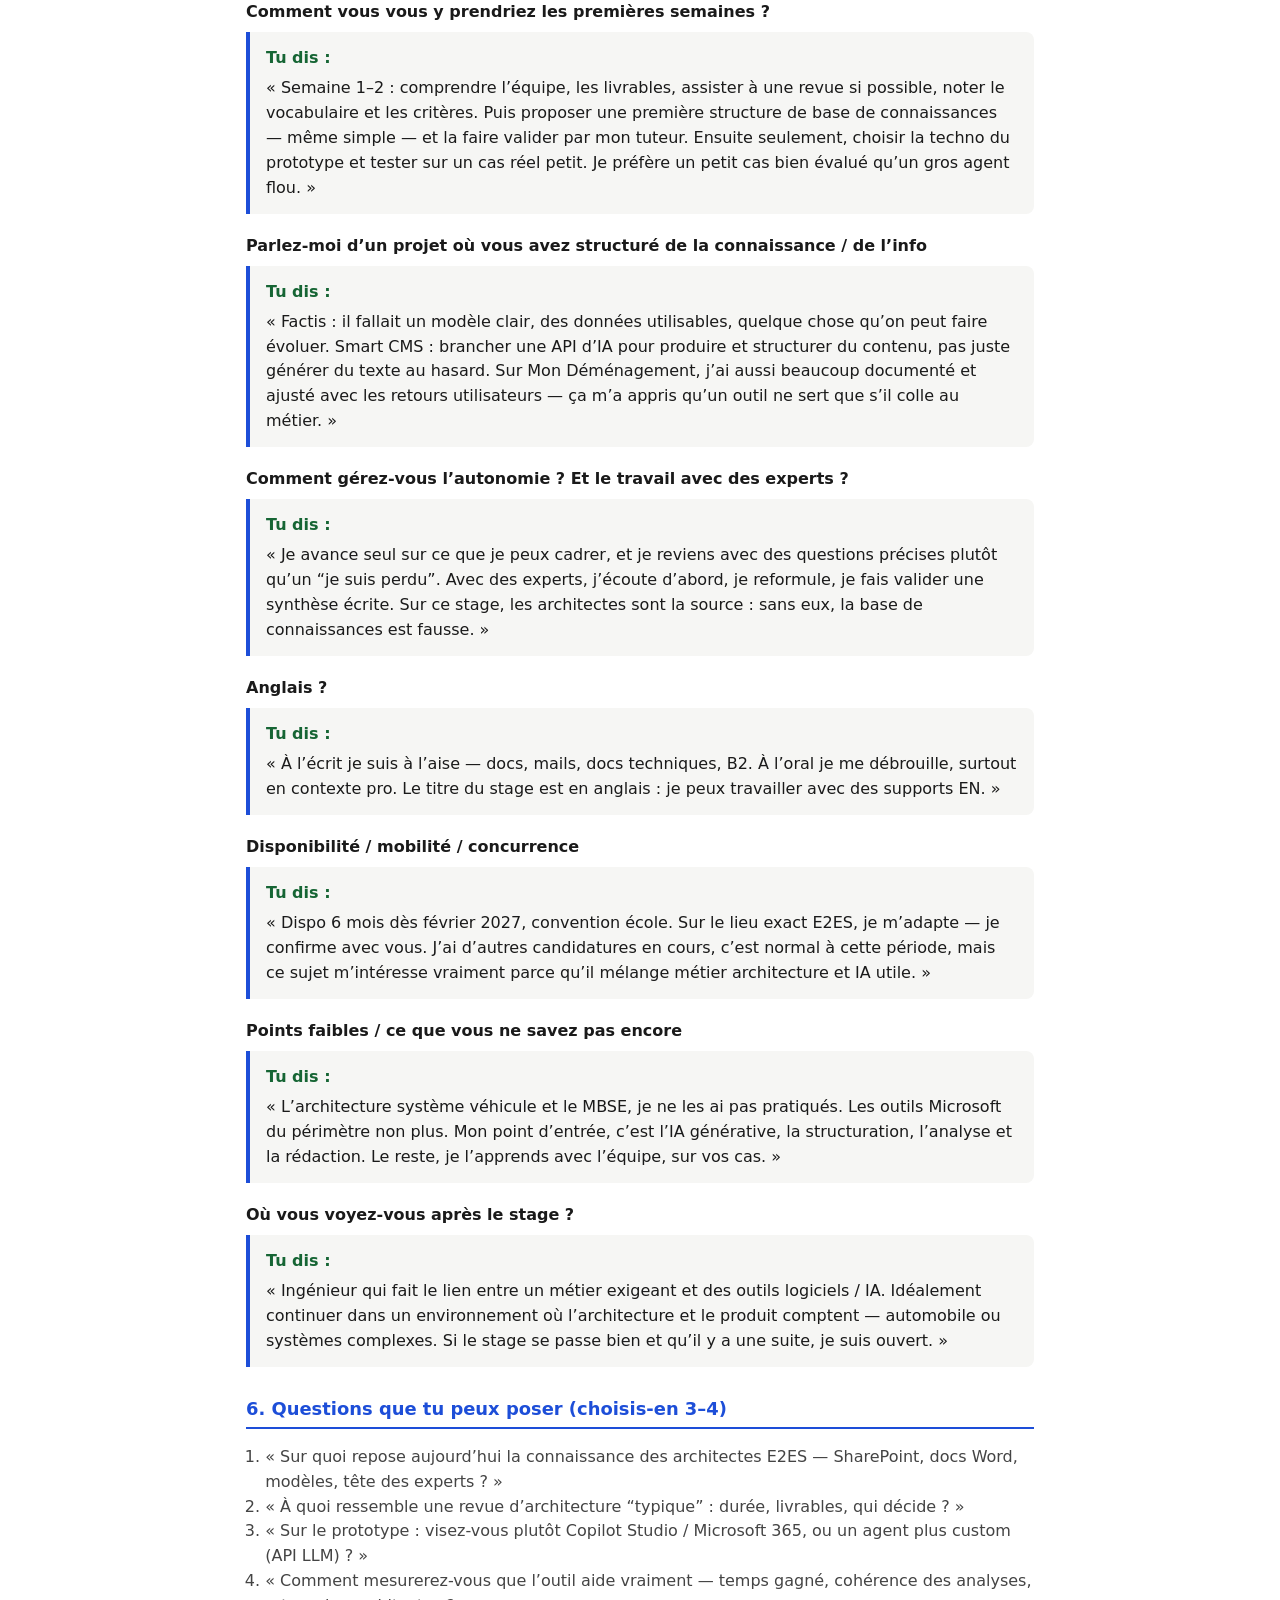
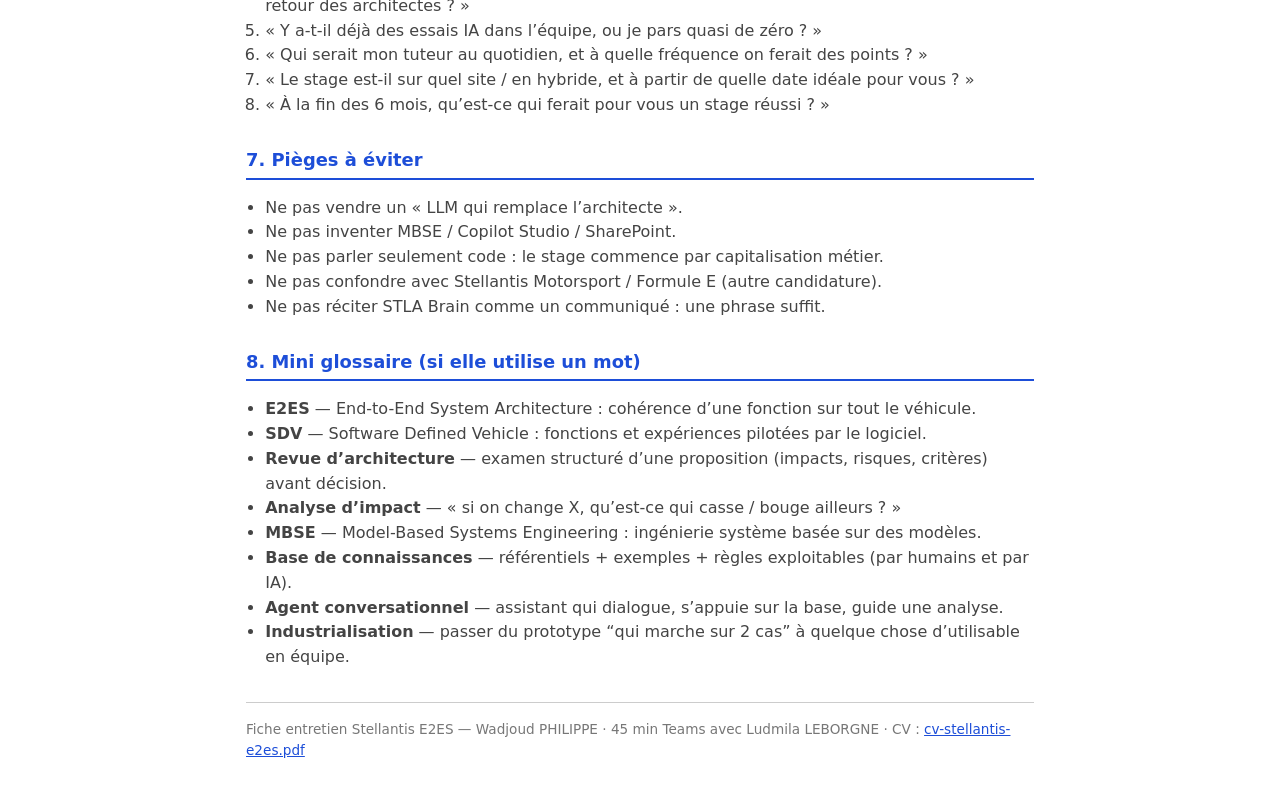
<file: revision/stellantis-e2es-entretien-fiche.html>
<!DOCTYPE html>
<html lang="fr">
<head>
  <meta charset="UTF-8" />
  <meta name="viewport" content="width=device-width, initial-scale=1" />
  <title>Entretien Stellantis E2ES — Wadjoud</title>
  <style>
    :root {
      --ink: #1a1a1a;
      --muted: #444;
      --line: #ccc;
      --accent: #1d4ed8;
      --box: #f6f6f4;
      --ok: #166534;
      --warn: #9a3412;
    }
    * { box-sizing: border-box; }
    body {
      margin: 0 auto;
      max-width: 820px;
      padding: 1.25rem 1rem 3rem;
      font-family: "Segoe UI", system-ui, sans-serif;
      color: var(--ink);
      line-height: 1.55;
      background: #fff;
    }
    h1 { font-size: 1.4rem; margin: 0 0 .35rem; }
    h2 {
      font-size: 1.12rem;
      margin: 1.75rem 0 .55rem;
      padding-bottom: .25rem;
      border-bottom: 2px solid var(--accent);
      color: var(--accent);
    }
    h3 { font-size: 1rem; margin: 1.25rem 0 .35rem; color: var(--ink); }
    p, li { color: var(--muted); }
    .sub { color: var(--muted); margin: 0 0 1rem; font-size: .95rem; }
    .meta {
      background: var(--box);
      border: 1px solid var(--line);
      border-radius: 10px;
      padding: .85rem 1rem;
      margin: 0 0 1.25rem;
      font-size: .92rem;
    }
    .pitch, .box, .say, .offer {
      background: var(--box);
      border-left: 4px solid var(--accent);
      padding: .85rem 1rem;
      margin: .45rem 0 1rem;
      border-radius: 0 8px 8px 0;
    }
    .offer { border-left-color: #64748b; font-size: .92rem; }
    .pitch { font-style: italic; }
    .say strong {
      color: var(--ok);
      font-style: normal;
      display: block;
      margin-bottom: .35rem;
    }
    .warn {
      color: var(--warn);
      font-size: .9rem;
      margin: .25rem 0 .75rem;
    }
    ul, ol { padding-left: 1.2rem; }
    .footer {
      margin-top: 2rem;
      padding-top: 1rem;
      border-top: 1px solid var(--line);
      font-size: .85rem;
      color: #777;
    }
    a { color: var(--accent); }
    @media print {
      body { max-width: none; padding: .5rem; }
      h2, h3 { page-break-after: avoid; }
      .pitch, .box, .say, .offer { break-inside: avoid; }
    }
  </style>
</head>
<body>
  <h1>Entretien Stellantis — E2ES / Knowledge &amp; Decision Assistant</h1>
  <p class="sub">45 min · Microsoft Teams · Ludmila LEBORGNE · à relire à voix haute une fois</p>

  <div class="meta">
    <strong>Contact :</strong> Ludmila LEBORGNE · E2ES Operations Manager · ludmila.leborgne@stellantis.com<br />
    <strong>Service :</strong> PDT / VEHE / FVSS / E2ES<br />
    <strong>Intitulé :</strong> AI for System Architecture Engineer – Knowledge &amp; Decision Assistant<br />
    <strong>Format :</strong> 45 min Teams — parcours, motivations, sujet, équipe, contexte<br />
    <strong>Créneaux proposés :</strong> mardi 17 novembre — 9h00 · 13h00 · 17h00<br />
    <strong>Stage :</strong> 6 mois · dès février 2027 (à confirmer avec elle)<br />
    <strong>CV :</strong> <a href="https://wadjoud-star.github.io/portfolio/assets/cv-stellantis-e2es.pdf">cv-stellantis-e2es.pdf</a><br />
    <strong>Portfolio :</strong> <a href="https://wadjoud-star.github.io/portfolio/">wadjoud-star.github.io/portfolio</a>
  </div>

  <div class="box">
    Ce n’est pas un oral technique pur. Ludmila veut voir si tu comprends le sujet, si tu es honnête sur ce que tu ne sais pas encore, et si tu sauras travailler avec des architectes (écouter, formaliser, prototyper, évaluer). Tu vouvoies. Tu parles comme toi, pas comme un CV.
  </div>

  <!-- ========== OFFRE ========== -->
  <h2>1. Offre au complet</h2>
  <div class="offer">
    <p><strong>À propos de l’offre</strong><br />
    Vous intégrerez l'équipe E2ES (End-to-End System Architecture) de Stellantis, en charge de l'évaluation des nouvelles fonctionnalités véhicule et de la cohérence de l'architecture système.</p>
    <p>Dans un contexte de croissance des activités Software Defined Vehicle (SDV), les architectes réalisent des analyses d'impact et des revues d'architecture permettant de préparer les décisions techniques sur les futurs véhicules et services de mobilité.</p>
    <p>L'objectif du stage est d'explorer l'utilisation des technologies d'IA générative et des agents conversationnels afin de capitaliser les méthodes et réflexes des architectes expérimentés et d'assister les équipes dans la réalisation de leurs analyses d'architecture.</p>

    <p><strong>Objectif du stage</strong></p>
    <ul>
      <li>Formaliser les méthodes d'analyse utilisées par les architectes E2ES.</li>
      <li>Structurer une base de connaissances d'architecture exploitable par une IA.</li>
      <li>Développer un prototype d'agent capable d'assister la réalisation de revues d'architecture.</li>
      <li>Évaluer l'apport des technologies d'IA pour la montée en compétence et la cohérence des analyses.</li>
    </ul>

    <p><strong>Missions principales</strong></p>
    <p><em>Analyse et capitalisation des connaissances</em></p>
    <ul>
      <li>Étude des processus et livrables d'architecture.</li>
      <li>Identification des critères d'analyse et de décision.</li>
      <li>Formalisation des bonnes pratiques.</li>
    </ul>
    <p><em>Construction de la base de connaissances</em></p>
    <ul>
      <li>Structuration de référentiels techniques.</li>
      <li>Organisation d'exemples et cas de référence.</li>
      <li>Création de règles et check-lists d'architecture.</li>
    </ul>
    <p><em>Développement du prototype IA</em></p>
    <ul>
      <li>Conception d'un agent conversationnel.</li>
      <li>Expérimentation de solutions Copilot / IA générative.</li>
      <li>Validation sur des cas d'usage réels.</li>
    </ul>
    <p><em>Synthèse et recommandations</em></p>
    <ul>
      <li>Évaluation des résultats.</li>
      <li>Proposition d'une feuille de route d'industrialisation.</li>
    </ul>

    <p><strong>Profil</strong> — BAC+5, école d'ingénieurs ou Master. Spécialités souhaitées : Architecture Système, MBSE, Software Engineering, Intelligence Artificielle, Data &amp; Knowledge Engineering.</p>
    <p><strong>Compétences requises</strong> — intérêt ingénierie système / architecture ; connaissance IA générative ; analyse &amp; synthèse ; aisance rédactionnelle ; curiosité &amp; autonomie. <em>Plus :</em> Copilot Studio, SharePoint.</p>
    <p><strong>Durée</strong> — 6 mois.</p>
  </div>

  <!-- ========== ENTREPRISE ========== -->
  <h2>2. Stellantis — ce qu’il faut savoir</h2>
  <ul>
    <li><strong>Qui :</strong> groupe automobile né en 2021 (PSA + FCA). Marques : Peugeot, Citroën, Opel, Fiat, Jeep, Alfa Romeo, DS, etc.</li>
    <li><strong>Enjeu actuel :</strong> bascule vers le <strong>Software Defined Vehicle (SDV)</strong> — le véhicule devient une plateforme logicielle évolutive (mises à jour OTA, fonctions ajoutées après la vente), pas seulement une mécanique figée.</li>
    <li><strong>STLA Brain :</strong> plateforme électronique / logicielle unifiée que Stellantis pousse pour simplifier l’architecture (moins de systèmes fragmentés, plus d’échelle).</li>
    <li><strong>Pourquoi ça compte pour ce stage :</strong> plus de logiciels et de fonctions = plus de décisions d’architecture, plus d’analyses d’impact, plus de risque d’incohérence. Les architectes E2ES sont au cœur de ça.</li>
    <li><strong>Ce que tu n’as pas besoin de réciter :</strong> les chiffres investisseurs. Juste montrer que tu as compris : SDV → complexité → besoin de capitaliser le savoir des architectes avec de l’IA.</li>
  </ul>

  <!-- ========== POSTE ========== -->
  <h2>3. Le poste — en détail</h2>
  <h3>Que fait l’équipe E2ES ?</h3>
  <p>
    <strong>E2ES = End-to-End System Architecture.</strong> Ils regardent une fonctionnalité véhicule de bout en bout (pas juste un boîtier ou un soft isolé) : est-ce cohérent avec le reste de l’architecture ? Quels impacts si on ajoute / change quelque chose ? Ils préparent les décisions techniques pour les futurs véhicules et services de mobilité.
  </p>
  <p>
    Autre stage E2ES public (ADAS → L3) montre le même esprit : cartographier fonctions / interfaces / flux, identifier écarts, comparer des concepts, synthétiser pour décider. Ton stage, c’est la version « outil IA » de ce métier : aider ces gens à aller plus vite et plus juste, sans remplacer leur jugement.
  </p>

  <h3>Les 4 blocs du stage (ordre logique)</h3>
  <ol>
    <li><strong>Comprendre &amp; formaliser</strong> — interviews / observation des architectes : comment ils analysent, quels critères, quels livrables, quelles erreurs fréquentes.</li>
    <li><strong>Ranger la connaissance</strong> — référentiels, exemples, check-lists, règles. Une IA ne sert à rien si la base est un fouillis de PDF.</li>
    <li><strong>Prototyper l’agent</strong> — agent conversationnel (Copilot / genAI) qui aide une revue d’architecture sur des cas réels.</li>
    <li><strong>Mesurer &amp; proposer</strong> — qu’est-ce qui aide vraiment ? Qu’est-ce qui hallucine ? Feuille de route pour industrialiser (ou pas).</li>
  </ol>

  <h3>Ce que le stage n’est PAS</h3>
  <ul>
    <li>Pas « entraîner un modèle from scratch ».</li>
    <li>Pas purement coder une app web sans métier.</li>
    <li>Pas remplacer les architectes : <em>assister</em> leurs analyses et capitaliser leurs réflexes.</li>
  </ul>

  <h3>Tes forces / tes trous (honnête)</h3>
  <ul>
    <li><span class="ok">OK</span> — IA générative au quotidien ; API LLM branchée (Smart CMS) ; structurer de l’info (Factis) ; analyse / synthèse / rédaction ; TypeScript / Python ; autonomie.</li>
    <li><span class="warn">À dire franchement</span> — architecture véhicule / MBSE : pas encore pratiqué. Copilot Studio et SharePoint : pas utilisés. Tu montes vite, et le cœur du stage commence par écouter les architectes.</li>
  </ul>

  <!-- ========== PITCH ========== -->
  <h2>4. Pitch (60–90 secondes)</h2>
  <div class="pitch">
    « Je m’appelle Wadjoud Philippe, je suis en dernière année d’informatique à l’ESIGELEC, à Rouen.
    Je cherche un stage de fin d’études de 6 mois à partir de février 2027.
    Votre sujet m’a parlé parce qu’il ne commence pas par “faire un chatbot”.
    Il commence par les méthodes des architectes E2ES : les formaliser, les ranger dans une base
    exploitable, puis prototyper un agent qui aide vraiment une revue d’architecture,
    et évaluer ce que ça apporte.
    J’utilise déjà l’IA générative, et j’ai branché une API de LLM sur un produit.
    L’architecture véhicule et le MBSE, je ne les pratique pas encore — Copilot Studio
    et SharePoint non plus. Ce que je sais faire : écouter un métier, synthétiser,
    écrire proprement, et construire un prototype qu’on peut tester sur des cas réels. »
  </div>

  <!-- ========== Q&A ========== -->
  <h2>5. Questions probables — réponses à dire</h2>

  <h3>Présentez-vous / parlez-moi de votre parcours</h3>
  <div class="say">
    <strong>Tu dis :</strong>
    « Je suis passé par le cycle préparatoire de l’ESIGELEC à Cotonou, puis Rouen pour le cycle ingénieur, informatique. J’ai un stage chez PROMOPHARMA en 2023 : autonomie, échanges avec des gens non techniques. Sur mes projets, j’aime les sujets où il faut ranger de l’information et la rendre utilisable — Factis, Smart CMS avec une API d’IA, Mon Déménagement avec des utilisateurs réels. Je cherche un stage où l’outil sert un métier précis, pas juste une démo. »
  </div>

  <h3>Pourquoi Stellantis ? Pourquoi E2ES ?</h3>
  <div class="say">
    <strong>Tu dis :</strong>
    « Parce que Stellantis est en train de faire évoluer la voiture vers du Software Defined Vehicle. Plus de fonctions logicielles, plus d’architectures à tenir cohérentes. E2ES est exactement à cet endroit : analyses d’impact, revues, décisions. Et votre stage ajoute quelque chose de concret : capitaliser le savoir des architectes avec de l’IA générative. Ce n’est pas “de l’IA pour de l’IA”, c’est un outil pour un métier exigeant. »
  </div>

  <h3>Qu’avez-vous compris de la mission ?</h3>
  <div class="say">
    <strong>Tu dis :</strong>
    « Quatre temps. D’abord formaliser comment les architectes E2ES analysent aujourd’hui — critères, livrables, bonnes pratiques. Ensuite structurer une base de connaissances : référentiels, exemples, check-lists. Puis prototyper un agent conversationnel, probablement autour de Copilot / genAI, et le valider sur des cas réels. Enfin évaluer ce que ça apporte vraiment, et proposer une feuille de route d’industrialisation. Le fil rouge, c’est assister les revues d’architecture, pas remplacer le jugement de l’architecte. »
  </div>

  <h3>Pourquoi l’IA générative vous intéresse ?</h3>
  <div class="say">
    <strong>Tu dis :</strong>
    « Parce que sur des sujets complexes, l’IA est utile si on lui donne un cadre : des sources fiables, des règles, des exemples. Sans ça, elle invente. Ce qui m’intéresse, c’est justement la partie “cadre” — formaliser, ranger, puis brancher un agent. Sur Smart CMS, j’ai déjà branché une API de LLM pour produire et structurer du contenu. Là, l’enjeu est plus fort : aider des décisions d’architecture véhicule. »
  </div>

  <h3>Connaissez-vous Copilot Studio / SharePoint / MBSE ?</h3>
  <div class="say">
    <strong>Tu dis :</strong>
    « Copilot Studio et SharePoint, je ne les ai pas utilisés. MBSE non plus en pratique. Je connais l’idée : modéliser le système pour raisonner dessus, pas seulement écrire du code. Pour le stage, je vois que c’est un plus, pas le prérequis. Je peux monter vite sur les outils Microsoft que vous utilisez, et le cœur du travail au début, c’est surtout écouter les architectes et formaliser. »
  </div>
  <p class="warn">Ne bluffe pas. Ludmila a écrit “seraient un plus” — l’honnêteté joue pour toi.</p>

  <h3>C’est quoi pour vous un “bon” agent d’aide à la décision ?</h3>
  <div class="say">
    <strong>Tu dis :</strong>
    « Un agent qui cite ses sources, qui suit une check-list claire, qui dit “je ne sais pas” plutôt que d’inventer, et qui laisse la décision à l’humain. Sur une revue d’architecture, je préfère un outil qui pose les bonnes questions et rappelle les critères, plutôt qu’un outil qui “décide” tout seul. »
  </div>

  <h3>Comment vous vous y prendriez les premières semaines ?</h3>
  <div class="say">
    <strong>Tu dis :</strong>
    « Semaine 1–2 : comprendre l’équipe, les livrables, assister à une revue si possible, noter le vocabulaire et les critères. Puis proposer une première structure de base de connaissances — même simple — et la faire valider par mon tuteur. Ensuite seulement, choisir la techno du prototype et tester sur un cas réel petit. Je préfère un petit cas bien évalué qu’un gros agent flou. »
  </div>

  <h3>Parlez-moi d’un projet où vous avez structuré de la connaissance / de l’info</h3>
  <div class="say">
    <strong>Tu dis :</strong>
    « Factis : il fallait un modèle clair, des données utilisables, quelque chose qu’on peut faire évoluer. Smart CMS : brancher une API d’IA pour produire et structurer du contenu, pas juste générer du texte au hasard. Sur Mon Déménagement, j’ai aussi beaucoup documenté et ajusté avec les retours utilisateurs — ça m’a appris qu’un outil ne sert que s’il colle au métier. »
  </div>

  <h3>Comment gérez-vous l’autonomie ? Et le travail avec des experts ?</h3>
  <div class="say">
    <strong>Tu dis :</strong>
    « Je avance seul sur ce que je peux cadrer, et je reviens avec des questions précises plutôt qu’un “je suis perdu”. Avec des experts, j’écoute d’abord, je reformule, je fais valider une synthèse écrite. Sur ce stage, les architectes sont la source : sans eux, la base de connaissances est fausse. »
  </div>

  <h3>Anglais ?</h3>
  <div class="say">
    <strong>Tu dis :</strong>
    « À l’écrit je suis à l’aise — docs, mails, docs techniques, B2. À l’oral je me débrouille, surtout en contexte pro. Le titre du stage est en anglais : je peux travailler avec des supports EN. »
  </div>

  <h3>Disponibilité / mobilité / concurrence</h3>
  <div class="say">
    <strong>Tu dis :</strong>
    « Dispo 6 mois dès février 2027, convention école. Sur le lieu exact E2ES, je m’adapte — je confirme avec vous. J’ai d’autres candidatures en cours, c’est normal à cette période, mais ce sujet m’intéresse vraiment parce qu’il mélange métier architecture et IA utile. »
  </div>

  <h3>Points faibles / ce que vous ne savez pas encore</h3>
  <div class="say">
    <strong>Tu dis :</strong>
    « L’architecture système véhicule et le MBSE, je ne les ai pas pratiqués. Les outils Microsoft du périmètre non plus. Mon point d’entrée, c’est l’IA générative, la structuration, l’analyse et la rédaction. Le reste, je l’apprends avec l’équipe, sur vos cas. »
  </div>

  <h3>Où vous voyez-vous après le stage ?</h3>
  <div class="say">
    <strong>Tu dis :</strong>
    « Ingénieur qui fait le lien entre un métier exigeant et des outils logiciels / IA. Idéalement continuer dans un environnement où l’architecture et le produit comptent — automobile ou systèmes complexes. Si le stage se passe bien et qu’il y a une suite, je suis ouvert. »
  </div>

  <!-- ========== QUESTIONS À POSER ========== -->
  <h2>6. Questions que tu peux poser (choisis-en 3–4)</h2>
  <ol>
    <li>« Sur quoi repose aujourd’hui la connaissance des architectes E2ES — SharePoint, docs Word, modèles, tête des experts ? »</li>
    <li>« À quoi ressemble une revue d’architecture “typique” : durée, livrables, qui décide ? »</li>
    <li>« Sur le prototype : visez-vous plutôt Copilot Studio / Microsoft 365, ou un agent plus custom (API LLM) ? »</li>
    <li>« Comment mesurerez-vous que l’outil aide vraiment — temps gagné, cohérence des analyses, retour des architectes ? »</li>
    <li>« Y a-t-il déjà des essais IA dans l’équipe, ou je pars quasi de zéro ? »</li>
    <li>« Qui serait mon tuteur au quotidien, et à quelle fréquence on ferait des points ? »</li>
    <li>« Le stage est-il sur quel site / en hybride, et à partir de quelle date idéale pour vous ? »</li>
    <li>« À la fin des 6 mois, qu’est-ce qui ferait pour vous un stage réussi ? »</li>
  </ol>

  <!-- ========== PIÈGES ========== -->
  <h2>7. Pièges à éviter</h2>
  <ul>
    <li>Ne pas vendre un « LLM qui remplace l’architecte ».</li>
    <li>Ne pas inventer MBSE / Copilot Studio / SharePoint.</li>
    <li>Ne pas parler seulement code : le stage commence par capitalisation métier.</li>
    <li>Ne pas confondre avec Stellantis Motorsport / Formule E (autre candidature).</li>
    <li>Ne pas réciter STLA Brain comme un communiqué : une phrase suffit.</li>
  </ul>

  <!-- ========== MINI GLOSSAIRE ========== -->
  <h2>8. Mini glossaire (si elle utilise un mot)</h2>
  <ul>
    <li><strong>E2ES</strong> — End-to-End System Architecture : cohérence d’une fonction sur tout le véhicule.</li>
    <li><strong>SDV</strong> — Software Defined Vehicle : fonctions et expériences pilotées par le logiciel.</li>
    <li><strong>Revue d’architecture</strong> — examen structuré d’une proposition (impacts, risques, critères) avant décision.</li>
    <li><strong>Analyse d’impact</strong> — « si on change X, qu’est-ce qui casse / bouge ailleurs ? »</li>
    <li><strong>MBSE</strong> — Model-Based Systems Engineering : ingénierie système basée sur des modèles.</li>
    <li><strong>Base de connaissances</strong> — référentiels + exemples + règles exploitables (par humains et par IA).</li>
    <li><strong>Agent conversationnel</strong> — assistant qui dialogue, s’appuie sur la base, guide une analyse.</li>
    <li><strong>Industrialisation</strong> — passer du prototype “qui marche sur 2 cas” à quelque chose d’utilisable en équipe.</li>
  </ul>

  <div class="footer">
    Fiche entretien Stellantis E2ES — Wadjoud PHILIPPE · 45 min Teams avec Ludmila LEBORGNE ·
    CV : <a href="https://wadjoud-star.github.io/portfolio/assets/cv-stellantis-e2es.pdf">cv-stellantis-e2es.pdf</a>
  </div>
</body>
</html>
</file>
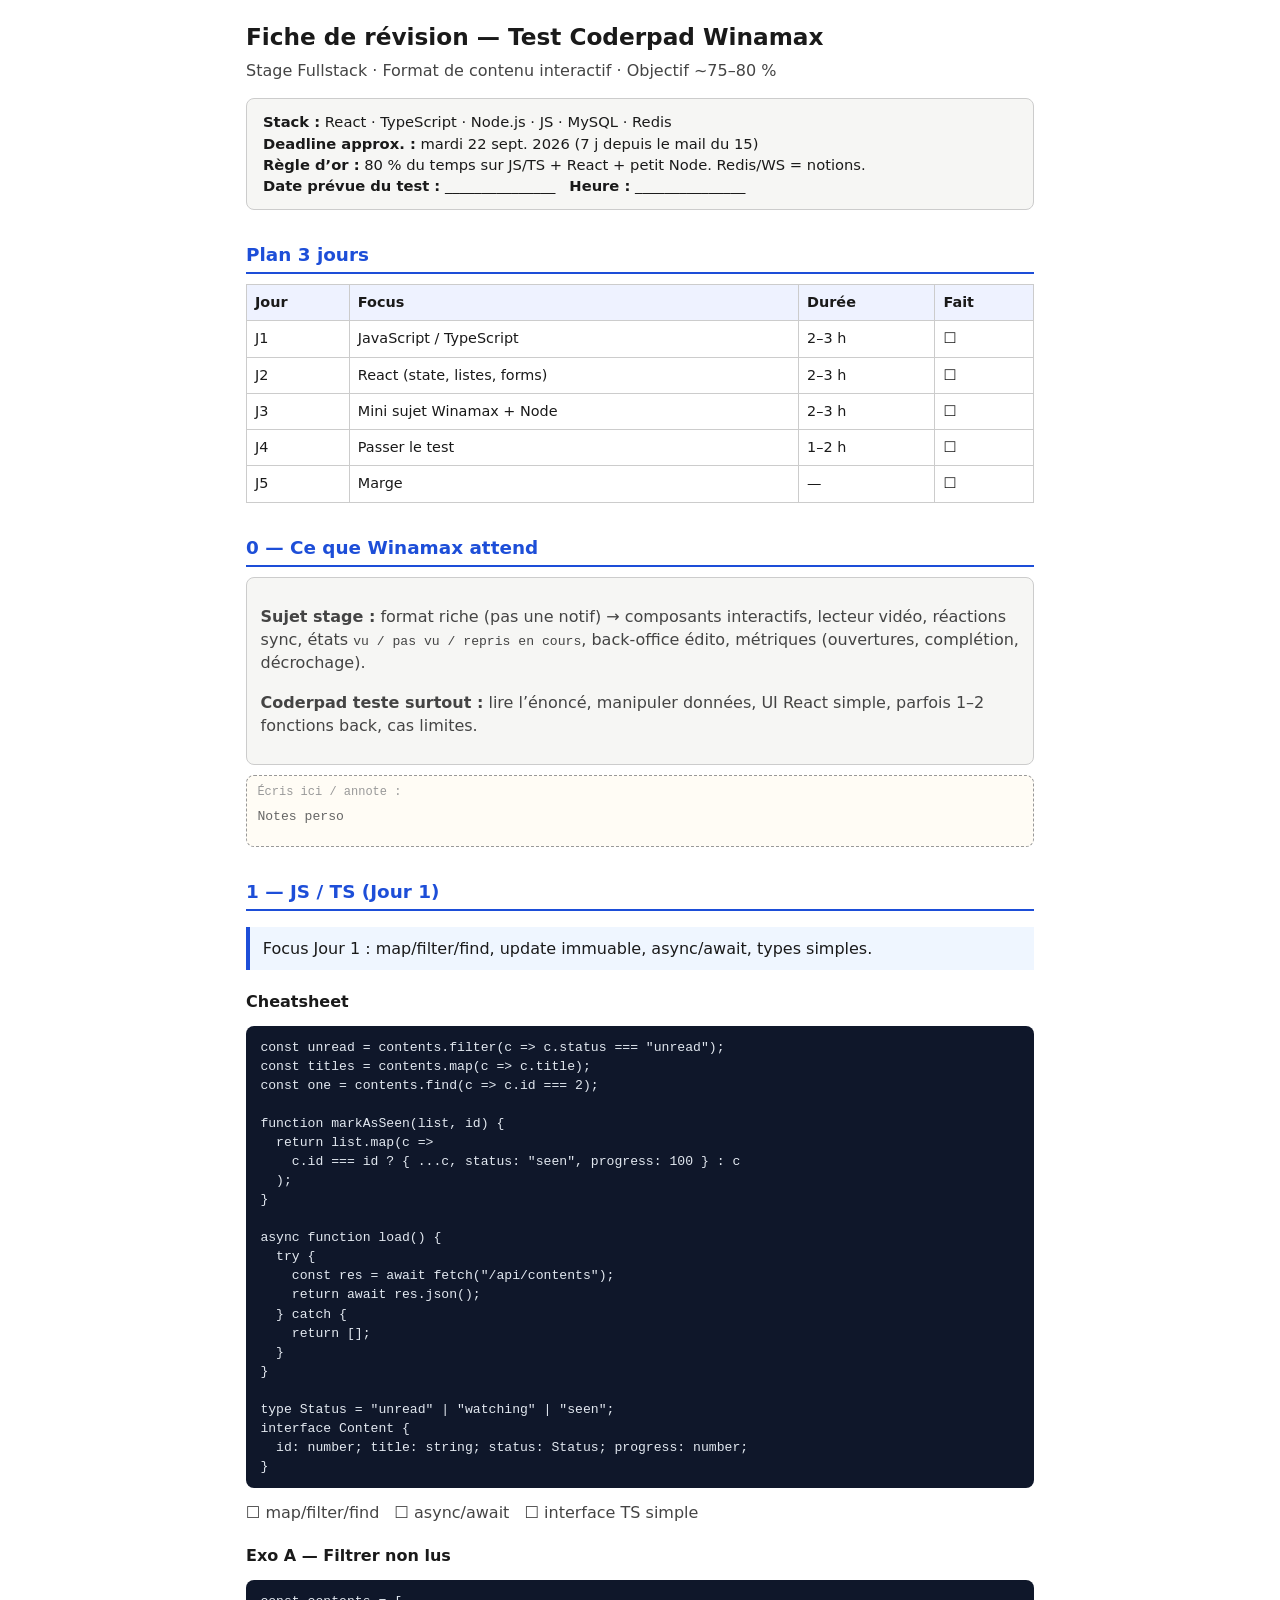
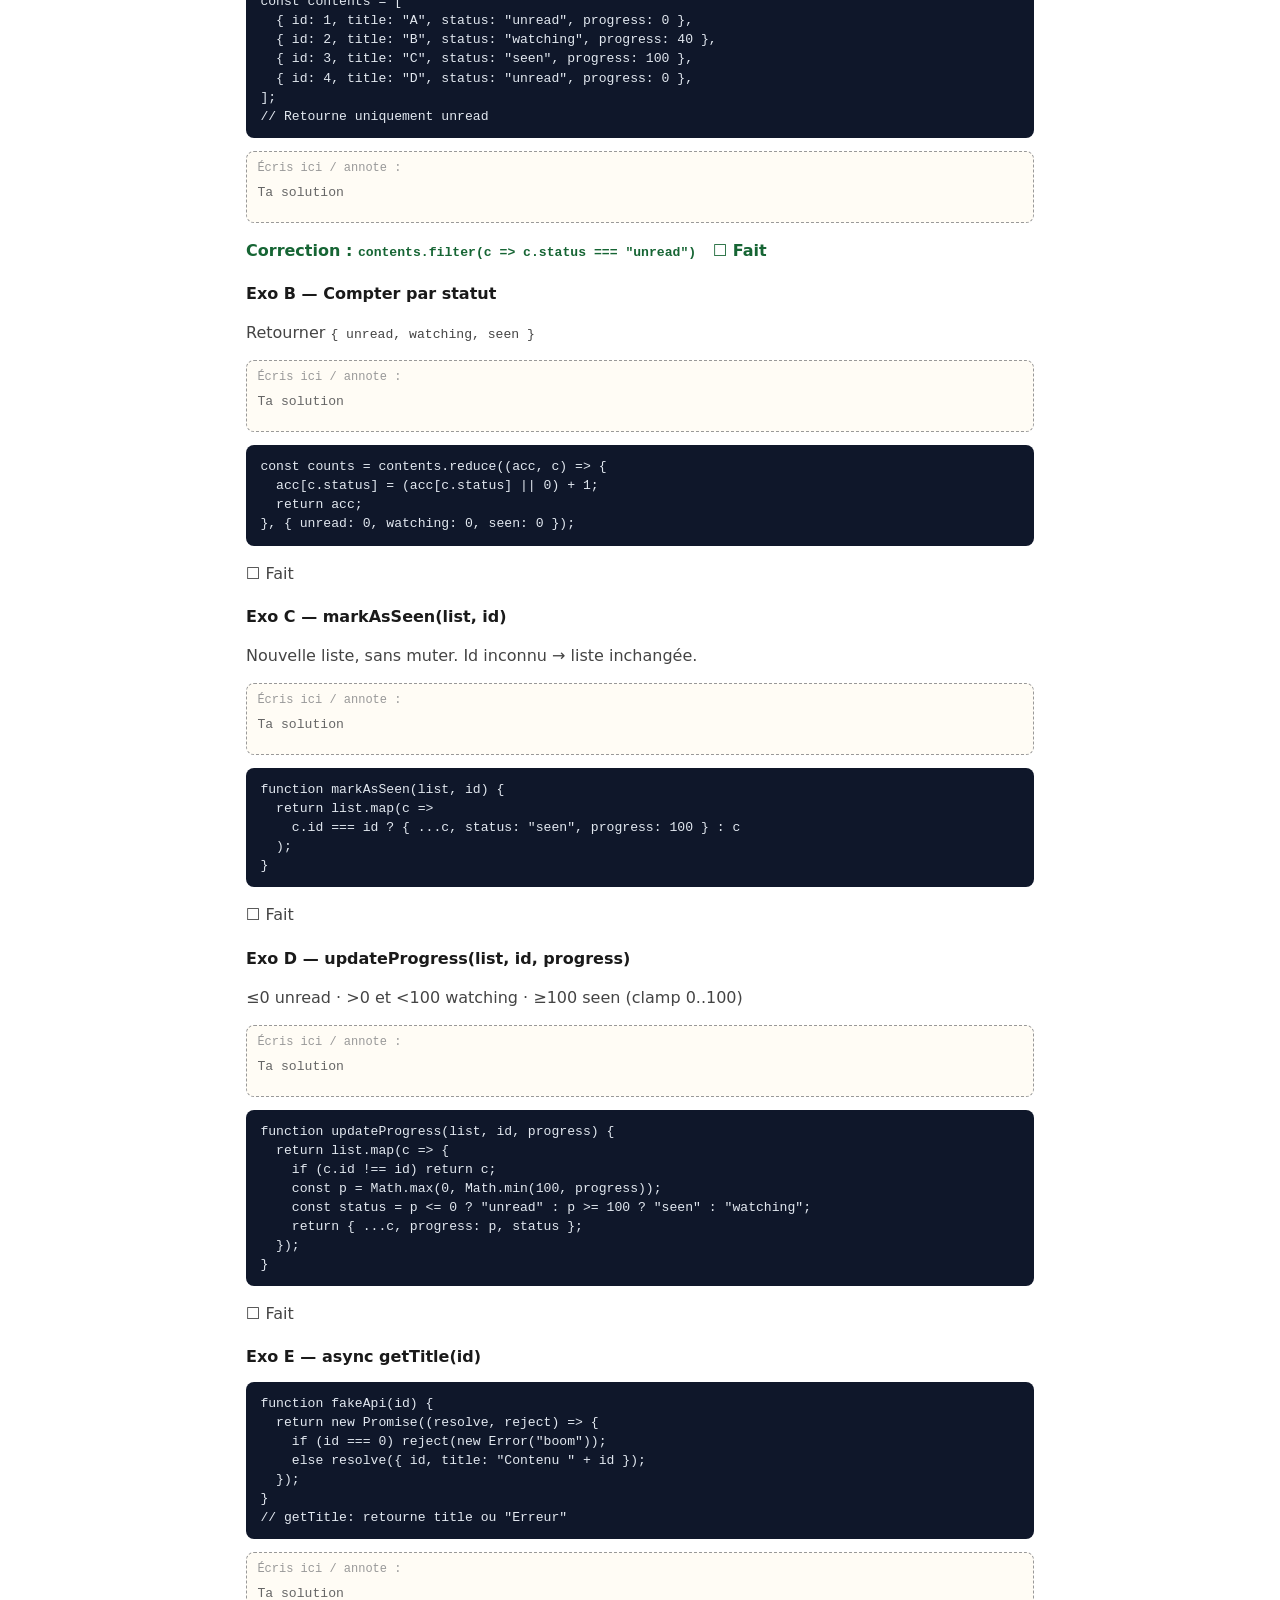
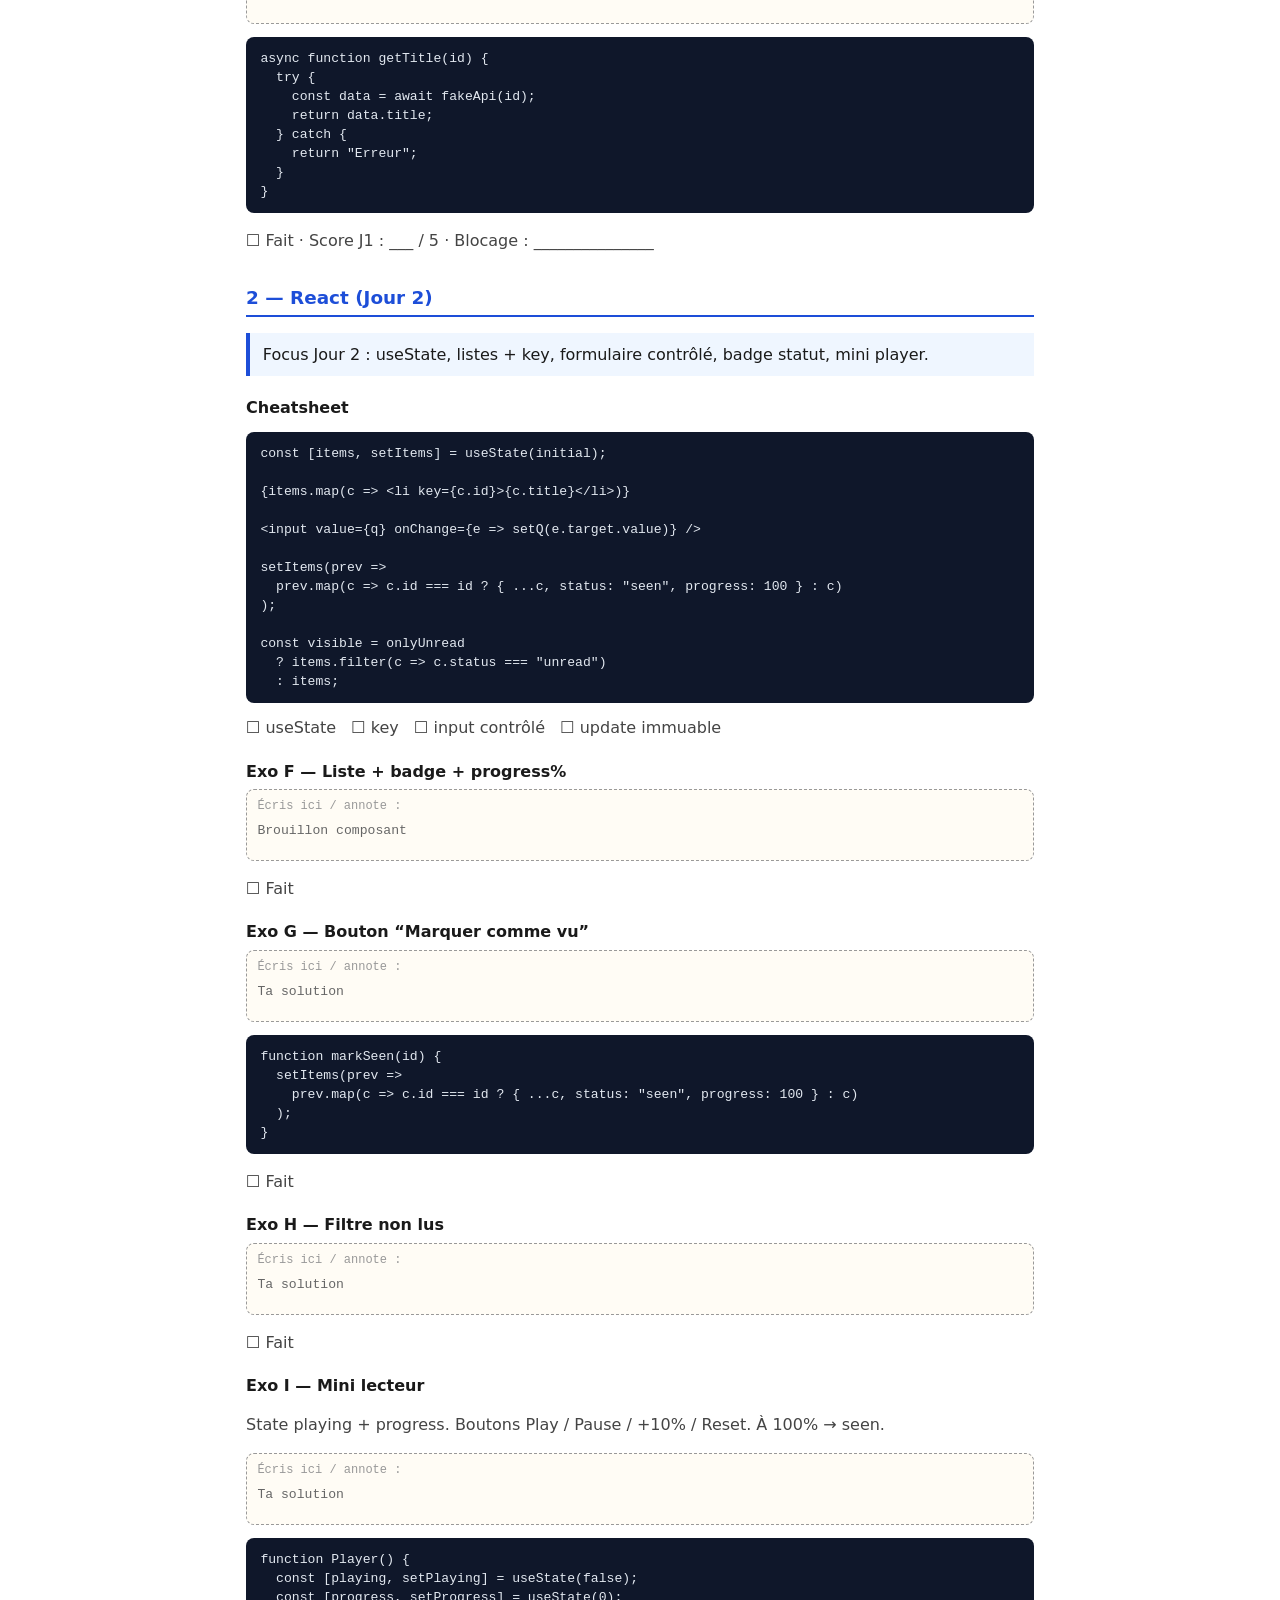
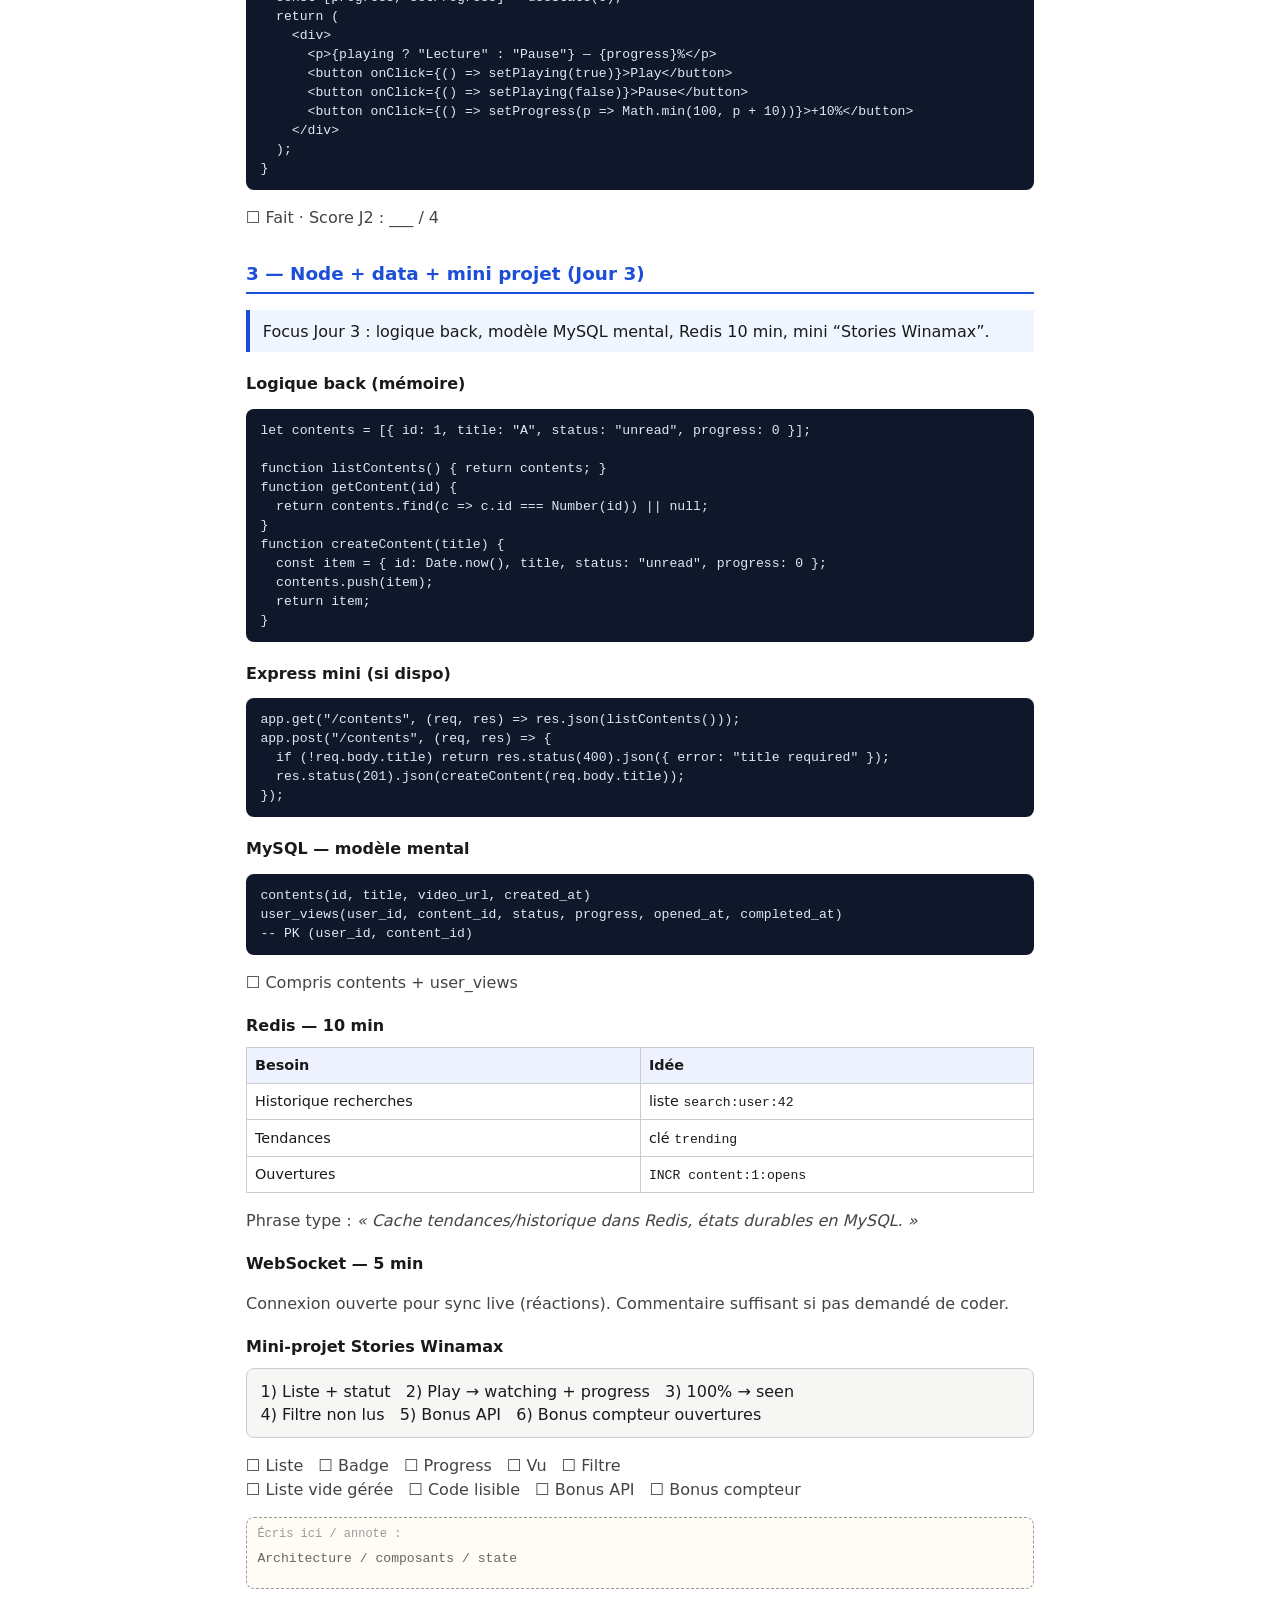
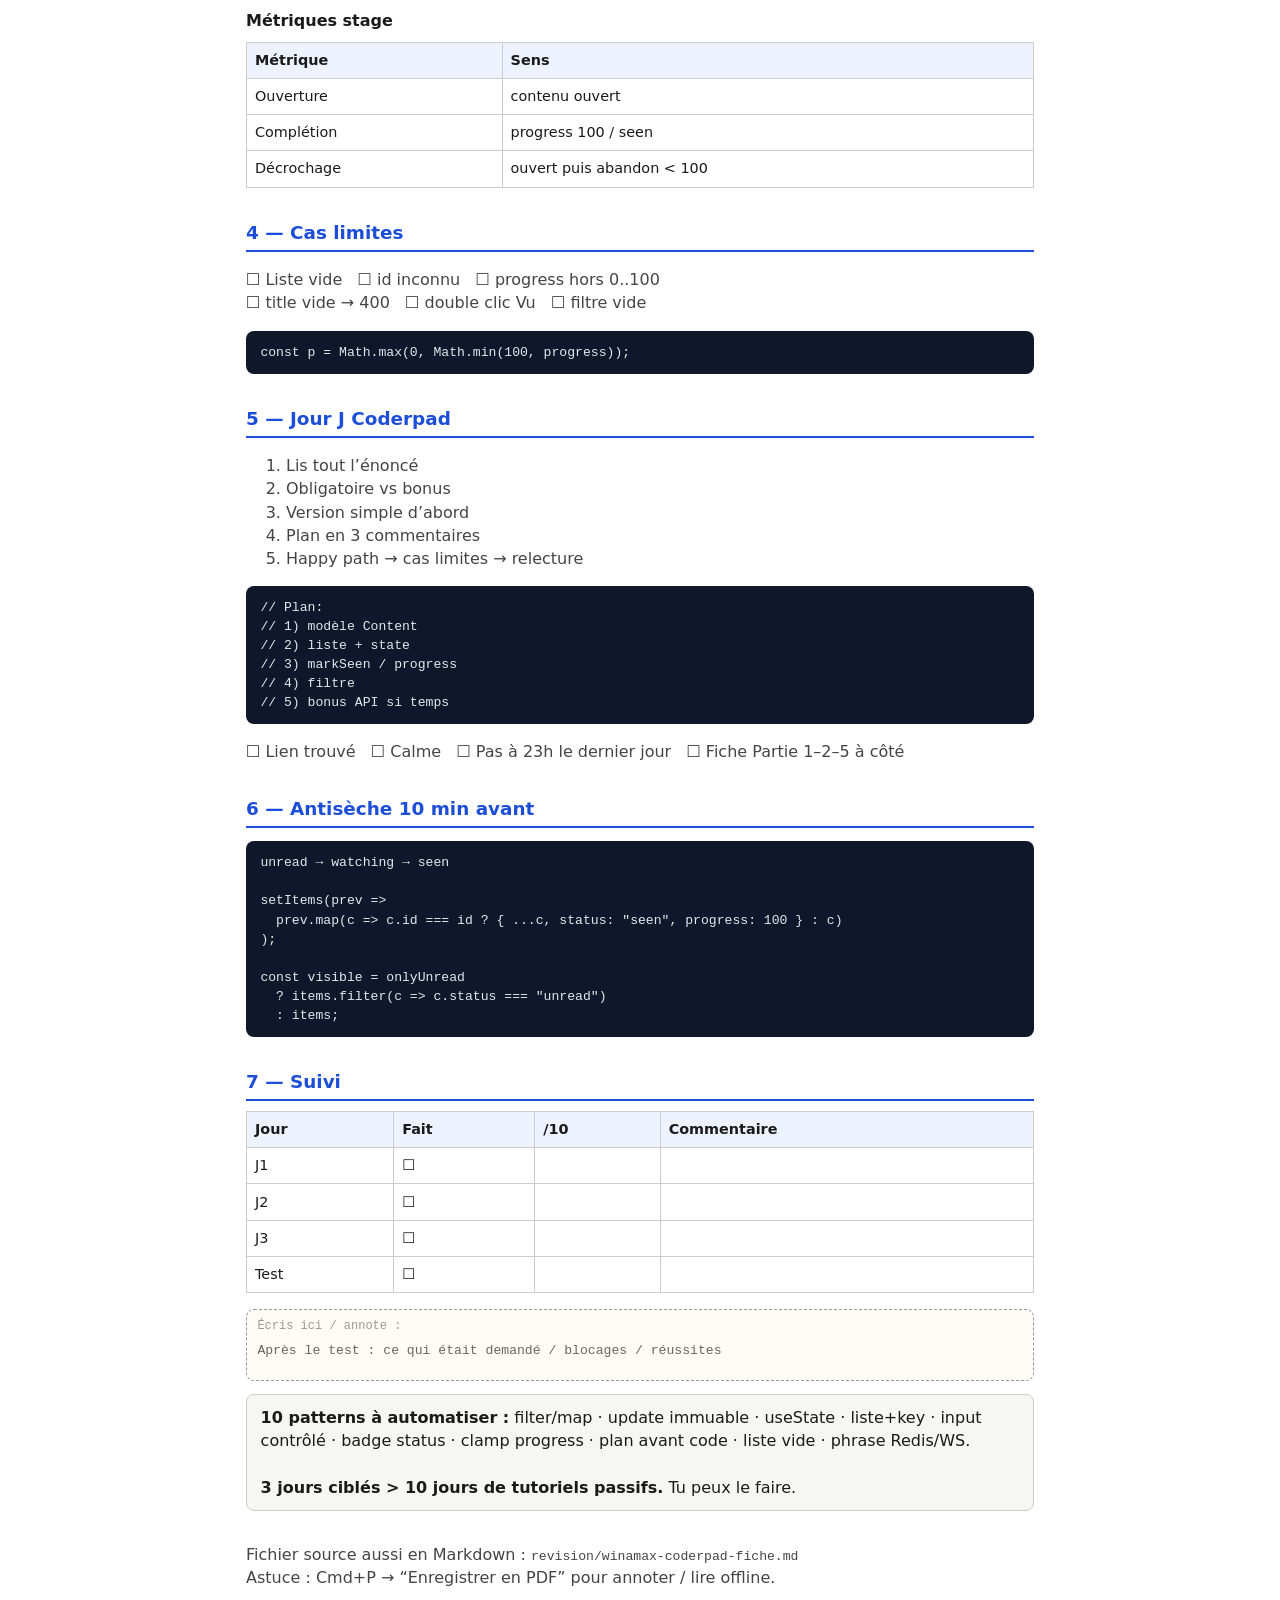
<file: revision/winamax-coderpad-fiche.html>
<!DOCTYPE html>
<html lang="fr">
<head>
  <meta charset="UTF-8" />
  <meta name="viewport" content="width=device-width, initial-scale=1" />
  <title>Fiche révision Winamax — Coderpad</title>
  <style>
    :root {
      --ink: #1a1a1a;
      --muted: #444;
      --line: #ccc;
      --accent: #1d4ed8;
      --box: #f6f6f4;
      --ok: #166534;
    }
    * { box-sizing: border-box; }
    body {
      margin: 0 auto;
      max-width: 820px;
      padding: 1.25rem 1rem 3rem;
      font-family: "Segoe UI", system-ui, sans-serif;
      color: var(--ink);
      line-height: 1.45;
      background: #fff;
    }
    h1 { font-size: 1.45rem; margin: 0 0 .35rem; }
    h2 {
      font-size: 1.15rem;
      margin: 2rem 0 .6rem;
      padding-bottom: .25rem;
      border-bottom: 2px solid var(--accent);
      color: var(--accent);
      page-break-after: avoid;
    }
    h3 { font-size: 1rem; margin: 1.25rem 0 .4rem; page-break-after: avoid; }
    p, li { color: var(--muted); }
    .sub { color: var(--muted); margin: 0 0 1rem; }
    .meta {
      background: var(--box);
      border: 1px solid var(--line);
      padding: .75rem 1rem;
      border-radius: 8px;
      font-size: .92rem;
    }
    table {
      width: 100%;
      border-collapse: collapse;
      font-size: .9rem;
      margin: .6rem 0 1rem;
    }
    th, td {
      border: 1px solid var(--line);
      padding: .45rem .5rem;
      text-align: left;
      vertical-align: top;
    }
    th { background: #eef2ff; }
    code, pre {
      font-family: ui-monospace, SFMono-Regular, Menlo, Consolas, monospace;
      font-size: .82rem;
    }
    pre {
      background: #0f172a;
      color: #e2e8f0;
      padding: .75rem .9rem;
      border-radius: 8px;
      overflow-x: auto;
      page-break-inside: avoid;
    }
    .write {
      min-height: 4.5rem;
      border: 1.5px dashed #999;
      border-radius: 8px;
      background: #fffcf5;
      padding: .5rem .65rem;
      margin: .4rem 0 .8rem;
      white-space: pre-wrap;
      font-family: ui-monospace, Menlo, Consolas, monospace;
      font-size: .82rem;
      color: #666;
    }
    .write::before { content: "Écris ici / annote :"; display: block; color: #999; font-size: .75rem; margin-bottom: .35rem; font-family: inherit; }
    .check { margin: .25rem 0; }
    .ok { color: var(--ok); font-weight: 600; }
    .box {
      border: 1px solid var(--line);
      background: var(--box);
      border-radius: 8px;
      padding: .7rem .85rem;
      margin: .6rem 0;
    }
    .day {
      background: #eff6ff;
      border-left: 4px solid var(--accent);
      padding: .6rem .8rem;
      margin: 1rem 0;
    }
    @media print {
      body { max-width: none; padding: 0; font-size: 11pt; }
      pre { background: #f3f3f3 !important; color: #111 !important; border: 1px solid #ccc; }
      .write { min-height: 3.2rem; }
      a { color: inherit; text-decoration: none; }
      h2 { break-after: avoid; }
    }
  </style>
</head>
<body>
  <h1>Fiche de révision — Test Coderpad Winamax</h1>
  <p class="sub">Stage Fullstack · Format de contenu interactif · Objectif ~75–80 %</p>

  <div class="meta">
    <strong>Stack :</strong> React · TypeScript · Node.js · JS · MySQL · Redis<br />
    <strong>Deadline approx. :</strong> mardi 22 sept. 2026 (7 j depuis le mail du 15)<br />
    <strong>Règle d’or :</strong> 80 % du temps sur JS/TS + React + petit Node. Redis/WS = notions.<br />
    <strong>Date prévue du test :</strong> _______________ &nbsp; <strong>Heure :</strong> _______________
  </div>

  <h2>Plan 3 jours</h2>
  <table>
    <tr><th>Jour</th><th>Focus</th><th>Durée</th><th>Fait</th></tr>
    <tr><td>J1</td><td>JavaScript / TypeScript</td><td>2–3 h</td><td>☐</td></tr>
    <tr><td>J2</td><td>React (state, listes, forms)</td><td>2–3 h</td><td>☐</td></tr>
    <tr><td>J3</td><td>Mini sujet Winamax + Node</td><td>2–3 h</td><td>☐</td></tr>
    <tr><td>J4</td><td>Passer le test</td><td>1–2 h</td><td>☐</td></tr>
    <tr><td>J5</td><td>Marge</td><td>—</td><td>☐</td></tr>
  </table>

  <h2>0 — Ce que Winamax attend</h2>
  <div class="box">
    <p><strong>Sujet stage :</strong> format riche (pas une notif) → composants interactifs, lecteur vidéo, réactions sync, états <code>vu / pas vu / repris en cours</code>, back-office édito, métriques (ouvertures, complétion, décrochage).</p>
    <p><strong>Coderpad teste surtout :</strong> lire l’énoncé, manipuler données, UI React simple, parfois 1–2 fonctions back, cas limites.</p>
  </div>
  <div class="write">Notes perso</div>

  <h2>1 — JS / TS (Jour 1)</h2>
  <div class="day">Focus Jour 1 : map/filter/find, update immuable, async/await, types simples.</div>

  <h3>Cheatsheet</h3>
  <pre>const unread = contents.filter(c =&gt; c.status === "unread");
const titles = contents.map(c =&gt; c.title);
const one = contents.find(c =&gt; c.id === 2);

function markAsSeen(list, id) {
  return list.map(c =&gt;
    c.id === id ? { ...c, status: "seen", progress: 100 } : c
  );
}

async function load() {
  try {
    const res = await fetch("/api/contents");
    return await res.json();
  } catch {
    return [];
  }
}

type Status = "unread" | "watching" | "seen";
interface Content {
  id: number; title: string; status: Status; progress: number;
}</pre>

  <p class="check">☐ map/filter/find &nbsp; ☐ async/await &nbsp; ☐ interface TS simple</p>

  <h3>Exo A — Filtrer non lus</h3>
  <pre>const contents = [
  { id: 1, title: "A", status: "unread", progress: 0 },
  { id: 2, title: "B", status: "watching", progress: 40 },
  { id: 3, title: "C", status: "seen", progress: 100 },
  { id: 4, title: "D", status: "unread", progress: 0 },
];
// Retourne uniquement unread</pre>
  <div class="write">Ta solution</div>
  <p class="ok">Correction : <code>contents.filter(c =&gt; c.status === "unread")</code> &nbsp; ☐ Fait</p>

  <h3>Exo B — Compter par statut</h3>
  <p>Retourner <code>{ unread, watching, seen }</code></p>
  <div class="write">Ta solution</div>
  <pre>const counts = contents.reduce((acc, c) =&gt; {
  acc[c.status] = (acc[c.status] || 0) + 1;
  return acc;
}, { unread: 0, watching: 0, seen: 0 });</pre>
  <p>☐ Fait</p>

  <h3>Exo C — markAsSeen(list, id)</h3>
  <p>Nouvelle liste, sans muter. Id inconnu → liste inchangée.</p>
  <div class="write">Ta solution</div>
  <pre>function markAsSeen(list, id) {
  return list.map(c =&gt;
    c.id === id ? { ...c, status: "seen", progress: 100 } : c
  );
}</pre>
  <p>☐ Fait</p>

  <h3>Exo D — updateProgress(list, id, progress)</h3>
  <p>≤0 unread · &gt;0 et &lt;100 watching · ≥100 seen (clamp 0..100)</p>
  <div class="write">Ta solution</div>
  <pre>function updateProgress(list, id, progress) {
  return list.map(c =&gt; {
    if (c.id !== id) return c;
    const p = Math.max(0, Math.min(100, progress));
    const status = p &lt;= 0 ? "unread" : p &gt;= 100 ? "seen" : "watching";
    return { ...c, progress: p, status };
  });
}</pre>
  <p>☐ Fait</p>

  <h3>Exo E — async getTitle(id)</h3>
  <pre>function fakeApi(id) {
  return new Promise((resolve, reject) =&gt; {
    if (id === 0) reject(new Error("boom"));
    else resolve({ id, title: "Contenu " + id });
  });
}
// getTitle: retourne title ou "Erreur"</pre>
  <div class="write">Ta solution</div>
  <pre>async function getTitle(id) {
  try {
    const data = await fakeApi(id);
    return data.title;
  } catch {
    return "Erreur";
  }
}</pre>
  <p>☐ Fait · Score J1 : ___ / 5 · Blocage : _______________</p>

  <h2>2 — React (Jour 2)</h2>
  <div class="day">Focus Jour 2 : useState, listes + key, formulaire contrôlé, badge statut, mini player.</div>

  <h3>Cheatsheet</h3>
  <pre>const [items, setItems] = useState(initial);

{items.map(c =&gt; &lt;li key={c.id}&gt;{c.title}&lt;/li&gt;)}

&lt;input value={q} onChange={e =&gt; setQ(e.target.value)} /&gt;

setItems(prev =&gt;
  prev.map(c =&gt; c.id === id ? { ...c, status: "seen", progress: 100 } : c)
);

const visible = onlyUnread
  ? items.filter(c =&gt; c.status === "unread")
  : items;</pre>
  <p class="check">☐ useState &nbsp; ☐ key &nbsp; ☐ input contrôlé &nbsp; ☐ update immuable</p>

  <h3>Exo F — Liste + badge + progress%</h3>
  <div class="write">Brouillon composant</div>
  <p>☐ Fait</p>

  <h3>Exo G — Bouton “Marquer comme vu”</h3>
  <div class="write">Ta solution</div>
  <pre>function markSeen(id) {
  setItems(prev =&gt;
    prev.map(c =&gt; c.id === id ? { ...c, status: "seen", progress: 100 } : c)
  );
}</pre>
  <p>☐ Fait</p>

  <h3>Exo H — Filtre non lus</h3>
  <div class="write">Ta solution</div>
  <p>☐ Fait</p>

  <h3>Exo I — Mini lecteur</h3>
  <p>State playing + progress. Boutons Play / Pause / +10% / Reset. À 100% → seen.</p>
  <div class="write">Ta solution</div>
  <pre>function Player() {
  const [playing, setPlaying] = useState(false);
  const [progress, setProgress] = useState(0);
  return (
    &lt;div&gt;
      &lt;p&gt;{playing ? "Lecture" : "Pause"} — {progress}%&lt;/p&gt;
      &lt;button onClick={() =&gt; setPlaying(true)}&gt;Play&lt;/button&gt;
      &lt;button onClick={() =&gt; setPlaying(false)}&gt;Pause&lt;/button&gt;
      &lt;button onClick={() =&gt; setProgress(p =&gt; Math.min(100, p + 10))}&gt;+10%&lt;/button&gt;
    &lt;/div&gt;
  );
}</pre>
  <p>☐ Fait · Score J2 : ___ / 4</p>

  <h2>3 — Node + data + mini projet (Jour 3)</h2>
  <div class="day">Focus Jour 3 : logique back, modèle MySQL mental, Redis 10 min, mini “Stories Winamax”.</div>

  <h3>Logique back (mémoire)</h3>
  <pre>let contents = [{ id: 1, title: "A", status: "unread", progress: 0 }];

function listContents() { return contents; }
function getContent(id) {
  return contents.find(c =&gt; c.id === Number(id)) || null;
}
function createContent(title) {
  const item = { id: Date.now(), title, status: "unread", progress: 0 };
  contents.push(item);
  return item;
}</pre>

  <h3>Express mini (si dispo)</h3>
  <pre>app.get("/contents", (req, res) =&gt; res.json(listContents()));
app.post("/contents", (req, res) =&gt; {
  if (!req.body.title) return res.status(400).json({ error: "title required" });
  res.status(201).json(createContent(req.body.title));
});</pre>

  <h3>MySQL — modèle mental</h3>
  <pre>contents(id, title, video_url, created_at)
user_views(user_id, content_id, status, progress, opened_at, completed_at)
-- PK (user_id, content_id)</pre>
  <p>☐ Compris contents + user_views</p>

  <h3>Redis — 10 min</h3>
  <table>
    <tr><th>Besoin</th><th>Idée</th></tr>
    <tr><td>Historique recherches</td><td>liste <code>search:user:42</code></td></tr>
    <tr><td>Tendances</td><td>clé <code>trending</code></td></tr>
    <tr><td>Ouvertures</td><td><code>INCR content:1:opens</code></td></tr>
  </table>
  <p>Phrase type : <em>« Cache tendances/historique dans Redis, états durables en MySQL. »</em></p>

  <h3>WebSocket — 5 min</h3>
  <p>Connexion ouverte pour sync live (réactions). Commentaire suffisant si pas demandé de coder.</p>

  <h3>Mini-projet Stories Winamax</h3>
  <div class="box">
    1) Liste + statut &nbsp; 2) Play → watching + progress &nbsp; 3) 100% → seen<br />
    4) Filtre non lus &nbsp; 5) Bonus API &nbsp; 6) Bonus compteur ouvertures
  </div>
  <p>
    ☐ Liste &nbsp; ☐ Badge &nbsp; ☐ Progress &nbsp; ☐ Vu &nbsp; ☐ Filtre<br />
    ☐ Liste vide gérée &nbsp; ☐ Code lisible &nbsp; ☐ Bonus API &nbsp; ☐ Bonus compteur
  </p>
  <div class="write">Architecture / composants / state</div>

  <h3>Métriques stage</h3>
  <table>
    <tr><th>Métrique</th><th>Sens</th></tr>
    <tr><td>Ouverture</td><td>contenu ouvert</td></tr>
    <tr><td>Complétion</td><td>progress 100 / seen</td></tr>
    <tr><td>Décrochage</td><td>ouvert puis abandon &lt; 100</td></tr>
  </table>

  <h2>4 — Cas limites</h2>
  <p>
    ☐ Liste vide &nbsp; ☐ id inconnu &nbsp; ☐ progress hors 0..100<br />
    ☐ title vide → 400 &nbsp; ☐ double clic Vu &nbsp; ☐ filtre vide
  </p>
  <pre>const p = Math.max(0, Math.min(100, progress));</pre>

  <h2>5 — Jour J Coderpad</h2>
  <ol>
    <li>Lis tout l’énoncé</li>
    <li>Obligatoire vs bonus</li>
    <li>Version simple d’abord</li>
    <li>Plan en 3 commentaires</li>
    <li>Happy path → cas limites → relecture</li>
  </ol>
  <pre>// Plan:
// 1) modèle Content
// 2) liste + state
// 3) markSeen / progress
// 4) filtre
// 5) bonus API si temps</pre>
  <p>☐ Lien trouvé &nbsp; ☐ Calme &nbsp; ☐ Pas à 23h le dernier jour &nbsp; ☐ Fiche Partie 1–2–5 à côté</p>

  <h2>6 — Antisèche 10 min avant</h2>
  <pre>unread → watching → seen

setItems(prev =&gt;
  prev.map(c =&gt; c.id === id ? { ...c, status: "seen", progress: 100 } : c)
);

const visible = onlyUnread
  ? items.filter(c =&gt; c.status === "unread")
  : items;</pre>

  <h2>7 — Suivi</h2>
  <table>
    <tr><th>Jour</th><th>Fait</th><th>/10</th><th>Commentaire</th></tr>
    <tr><td>J1</td><td>☐</td><td></td><td></td></tr>
    <tr><td>J2</td><td>☐</td><td></td><td></td></tr>
    <tr><td>J3</td><td>☐</td><td></td><td></td></tr>
    <tr><td>Test</td><td>☐</td><td></td><td></td></tr>
  </table>
  <div class="write">Après le test : ce qui était demandé / blocages / réussites</div>

  <div class="box">
    <strong>10 patterns à automatiser :</strong>
    filter/map · update immuable · useState · liste+key · input contrôlé ·
    badge status · clamp progress · plan avant code · liste vide · phrase Redis/WS.
    <br /><br />
    <strong>3 jours ciblés &gt; 10 jours de tutoriels passifs.</strong> Tu peux le faire.
  </div>

  <p class="sub" style="margin-top:2rem">
    Fichier source aussi en Markdown :
    <code>revision/winamax-coderpad-fiche.md</code><br />
    Astuce : Cmd+P → “Enregistrer en PDF” pour annoter / lire offline.
  </p>
</body>
</html>
</file>
<file: css/variables.css>
:root {
  --bg: #06060b;
  --bg-alt: #0c0c14;
  --bg-card: #111119;
  --bg-elevated: #16161f;
  --text: #f4f4f8;
  --text-muted: #8b8ba3;
  --text-dim: #5c5c72;
  --accent: #6366f1;
  --accent-2: #a855f7;
  --accent-light: #a5b4fc;
  --accent-glow: rgba(99, 102, 241, 0.35);
  --accent-glow-2: rgba(168, 85, 247, 0.2);
  --success: #34d399;
  --warning: #fbbf24;
  --border: rgba(255, 255, 255, 0.07);
  --border-hover: rgba(99, 102, 241, 0.45);

  --font: 'Plus Jakarta Sans', system-ui, sans-serif;
  --font-display: 'Syne', system-ui, sans-serif;

  --container: 1140px;
  --section-pad: 6rem;
  --radius: 16px;
  --radius-sm: 10px;
  --radius-lg: 24px;
  --transition: 0.35s cubic-bezier(0.4, 0, 0.2, 1);
}
</file>
<file: css/style.css>
/* ── Reset ── */
*, *::before, *::after { box-sizing: border-box; margin: 0; padding: 0; }
html { scroll-behavior: smooth; }
body {
  font-family: var(--font);
  background: var(--bg);
  color: var(--text);
  line-height: 1.65;
  overflow-x: hidden;
}
a { color: inherit; text-decoration: none; }
ul { list-style: none; }
img { max-width: 100%; display: block; }
button { font-family: inherit; cursor: pointer; }

.container {
  max-width: var(--container);
  margin: 0 auto;
  padding: 0 1.5rem;
}

/* ── Background effects ── */
.bg-grid {
  position: fixed;
  inset: 0;
  background-image:
    linear-gradient(rgba(255,255,255,0.025) 1px, transparent 1px),
    linear-gradient(90deg, rgba(255,255,255,0.025) 1px, transparent 1px);
  background-size: 64px 64px;
  mask-image: radial-gradient(ellipse 70% 60% at 50% 0%, black, transparent);
  pointer-events: none;
  z-index: 0;
}

.bg-glow {
  position: fixed;
  border-radius: 50%;
  filter: blur(120px);
  pointer-events: none;
  z-index: 0;
}
.bg-glow-1 {
  width: 500px; height: 500px;
  top: -150px; left: -100px;
  background: var(--accent-glow);
  opacity: 0.5;
}
.bg-glow-2 {
  width: 400px; height: 400px;
  bottom: 20%; right: -100px;
  background: var(--accent-glow-2);
  opacity: 0.6;
}

.scroll-progress {
  position: fixed;
  top: 0; left: 0;
  height: 2px;
  width: 0%;
  background: linear-gradient(90deg, var(--accent), var(--accent-2));
  z-index: 200;
  transition: width 0.1s linear;
}

main { position: relative; z-index: 1; }

/* ── Header ── */
.header {
  position: fixed;
  top: 0; left: 0; right: 0;
  z-index: 100;
  transition: background var(--transition), border-color var(--transition);
}
.header.scrolled {
  background: rgba(6, 6, 11, 0.88);
  backdrop-filter: blur(16px);
  border-bottom: 1px solid var(--border);
}

.nav {
  display: flex;
  align-items: center;
  justify-content: space-between;
  height: 4.25rem;
}

.nav-logo {
  font-family: var(--font-display);
  font-size: 1.35rem;
  font-weight: 700;
  letter-spacing: -0.5px;
}
.nav-logo span { color: var(--accent-light); }

.nav-links {
  display: flex;
  align-items: center;
  gap: 0.25rem;
}

.nav-links a {
  font-size: 0.875rem;
  font-weight: 500;
  color: var(--text-muted);
  padding: 0.5rem 0.85rem;
  border-radius: var(--radius-sm);
  transition: color var(--transition), background var(--transition);
}

.nav-links a:hover,
.nav-links a.active {
  color: var(--text);
  background: rgba(255,255,255,0.05);
}

.nav-cta {
  background: rgba(99, 102, 241, 0.15) !important;
  color: var(--accent-light) !important;
  border: 1px solid rgba(99, 102, 241, 0.25);
}
.nav-cta:hover {
  background: rgba(99, 102, 241, 0.25) !important;
}

.nav-actions {
  display: flex;
  align-items: center;
  gap: 0.75rem;
}

.lang-btn {
  background: var(--bg-card);
  border: 1px solid var(--border);
  color: var(--text-muted);
  padding: 0.4rem 0.8rem;
  border-radius: var(--radius-sm);
  font-size: 0.75rem;
  font-weight: 700;
  letter-spacing: 0.5px;
  transition: border-color var(--transition), color var(--transition);
}
.lang-btn:hover {
  border-color: var(--accent);
  color: var(--accent-light);
}

.nav-toggle {
  display: none;
  flex-direction: column;
  gap: 5px;
  background: none;
  border: none;
  padding: 4px;
}
.nav-toggle span {
  display: block;
  width: 22px; height: 2px;
  background: var(--text);
  transition: var(--transition);
}

/* ── Hero ── */
.hero {
  min-height: 100vh;
  padding: 7rem 0 3rem;
  display: flex;
  flex-direction: column;
  justify-content: center;
}

.hero-grid {
  display: grid;
  grid-template-columns: 1.1fr 0.9fr;
  gap: 4rem;
  align-items: center;
  margin-bottom: 4rem;
}

.hero-badge {
  display: inline-flex;
  align-items: center;
  gap: 0.6rem;
  background: rgba(99, 102, 241, 0.1);
  border: 1px solid rgba(99, 102, 241, 0.25);
  padding: 0.45rem 1rem;
  border-radius: 50px;
  font-size: 0.82rem;
  font-weight: 500;
  color: var(--accent-light);
  margin-bottom: 1.75rem;
}

.pulse-dot {
  width: 8px; height: 8px;
  background: var(--success);
  border-radius: 50%;
  animation: pulse 2s infinite;
}
@keyframes pulse {
  0%, 100% { opacity: 1; transform: scale(1); }
  50% { opacity: 0.5; transform: scale(1.3); }
}

.hero-title {
  font-family: var(--font-display);
  font-size: clamp(2.2rem, 5vw, 3.5rem);
  font-weight: 800;
  line-height: 1.08;
  letter-spacing: -1.5px;
  margin-bottom: 1rem;
}
.hero-title span:first-child {
  font-size: 0.55em;
  font-weight: 600;
  color: var(--text-muted);
  letter-spacing: -0.5px;
}

.highlight {
  background: linear-gradient(135deg, #a5b4fc, #6366f1, #a855f7);
  -webkit-background-clip: text;
  -webkit-text-fill-color: transparent;
  background-clip: text;
}

.hero-role {
  font-size: 1.35rem;
  font-weight: 600;
  color: var(--text-muted);
  margin-bottom: 1.25rem;
  min-height: 2rem;
}
.typing {
  color: var(--accent-light);
  border-right: 2px solid var(--accent-light);
  padding-right: 4px;
  animation: blink 0.8s step-end infinite;
}
@keyframes blink { 50% { border-color: transparent; } }

.hero-desc {
  max-width: 520px;
  color: var(--text-muted);
  font-size: 1.05rem;
  margin-bottom: 2rem;
}

.hero-buttons {
  display: flex;
  gap: 1rem;
  flex-wrap: wrap;
  margin-bottom: 2rem;
}

.btn {
  display: inline-flex;
  align-items: center;
  gap: 0.5rem;
  padding: 0.8rem 1.6rem;
  border-radius: var(--radius-sm);
  font-weight: 600;
  font-size: 0.92rem;
  transition: transform var(--transition), box-shadow var(--transition), background var(--transition), border-color var(--transition);
}
.btn:hover { transform: translateY(-2px); }

.btn-primary {
  background: linear-gradient(135deg, var(--accent), var(--accent-2));
  color: #fff;
  box-shadow: 0 4px 24px var(--accent-glow);
}
.btn-primary:hover {
  box-shadow: 0 8px 32px var(--accent-glow);
}

.btn-ghost {
  border: 1px solid var(--border);
  color: var(--text);
  background: rgba(255,255,255,0.03);
}
.btn-ghost:hover {
  border-color: var(--border-hover);
  background: rgba(99, 102, 241, 0.08);
}

.btn-lg { padding: 1rem 2rem; font-size: 1rem; }

.hero-social {
  display: flex;
  gap: 0.75rem;
}
.hero-social a {
  width: 42px; height: 42px;
  display: flex;
  align-items: center;
  justify-content: center;
  background: var(--bg-card);
  border: 1px solid var(--border);
  border-radius: var(--radius-sm);
  color: var(--text-muted);
  transition: border-color var(--transition), color var(--transition), transform var(--transition);
}
.hero-social a svg { width: 18px; height: 18px; }
.hero-social a:hover {
  border-color: var(--accent);
  color: var(--accent-light);
  transform: translateY(-2px);
}

/* Hero visual */
.hero-visual {
  position: relative;
  display: flex;
  justify-content: center;
  align-items: center;
  min-height: 380px;
}

.code-window {
  width: 100%;
  max-width: 400px;
  background: var(--bg-card);
  border: 1px solid var(--border);
  border-radius: var(--radius);
  overflow: hidden;
  box-shadow: 0 24px 64px rgba(0,0,0,0.4);
  animation: float 6s ease-in-out infinite;
}
@keyframes float {
  0%, 100% { transform: translateY(0); }
  50% { transform: translateY(-10px); }
}

.code-header {
  display: flex;
  align-items: center;
  gap: 6px;
  padding: 0.75rem 1rem;
  background: var(--bg-elevated);
  border-bottom: 1px solid var(--border);
}
.dot { width: 10px; height: 10px; border-radius: 50%; }
.dot.red { background: #ff5f57; }
.dot.yellow { background: #febc2e; }
.dot.green { background: #28c840; }
.code-filename {
  margin-left: auto;
  font-size: 0.75rem;
  color: var(--text-dim);
}

.code-body {
  padding: 1.25rem;
  font-size: 0.82rem;
  line-height: 1.7;
  overflow-x: auto;
}
.c-muted { color: #c678dd; }
.c-key { color: #61afef; }
.c-str { color: #98c379; }
.c-bool { color: #d19a66; }

.float-card {
  position: absolute;
  display: flex;
  align-items: center;
  gap: 0.75rem;
  background: var(--bg-elevated);
  border: 1px solid var(--border);
  border-radius: var(--radius-sm);
  padding: 0.85rem 1.1rem;
  box-shadow: 0 8px 32px rgba(0,0,0,0.3);
  font-size: 0.82rem;
}
.float-card strong {
  display: block;
  font-size: 0.95rem;
  color: var(--text);
}
.float-card span { color: var(--text-muted); }
.float-icon { font-size: 1.3rem; }

.float-card-1 {
  top: 10%; right: -5%;
  animation: float 5s ease-in-out infinite 0.5s;
}
.float-card-2 {
  bottom: 15%; left: -8%;
  animation: float 7s ease-in-out infinite 1s;
}

/* Stats bar */
.stats-bar {
  display: grid;
  grid-template-columns: repeat(4, 1fr);
  gap: 1rem;
  background: var(--bg-card);
  border: 1px solid var(--border);
  border-radius: var(--radius-lg);
  padding: 1.5rem 2rem;
}

.stat {
  text-align: center;
  padding: 0.5rem;
  border-right: 1px solid var(--border);
}
.stat:last-child { border-right: none; }

.stat-num {
  display: block;
  font-family: var(--font-display);
  font-size: 1.5rem;
  font-weight: 700;
  background: linear-gradient(135deg, var(--accent-light), var(--accent-2));
  -webkit-background-clip: text;
  -webkit-text-fill-color: transparent;
  background-clip: text;
  margin-bottom: 0.25rem;
}
.stat-label {
  font-size: 0.8rem;
  color: var(--text-muted);
}

/* ── Sections ── */
.section { padding: var(--section-pad) 0; }
.section-alt { background: rgba(255,255,255,0.015); }

.section-head {
  display: flex;
  align-items: flex-start;
  gap: 1.25rem;
  margin-bottom: 3rem;
}

.section-tag {
  font-family: var(--font-display);
  font-size: 0.85rem;
  font-weight: 700;
  color: var(--accent);
  background: rgba(99, 102, 241, 0.12);
  border: 1px solid rgba(99, 102, 241, 0.2);
  padding: 0.35rem 0.65rem;
  border-radius: 6px;
  flex-shrink: 0;
  margin-top: 0.35rem;
}

.section-title {
  font-family: var(--font-display);
  font-size: clamp(1.75rem, 4vw, 2.5rem);
  font-weight: 800;
  letter-spacing: -1px;
  line-height: 1.15;
}

.section-desc {
  color: var(--text-muted);
  margin-top: 0.5rem;
  font-size: 1rem;
}

/* ── About ── */
.about-grid {
  display: grid;
  grid-template-columns: 1.2fr 0.8fr;
  gap: 3rem;
  align-items: start;
}

.about-lead {
  font-size: 1.15rem;
  color: var(--text);
  margin-bottom: 1rem;
  line-height: 1.7;
}

.about-main p {
  color: var(--text-muted);
  margin-bottom: 1.5rem;
}

.qualities {
  display: flex;
  flex-wrap: wrap;
  gap: 0.5rem;
}

.quality-pill {
  font-size: 0.82rem;
  font-weight: 500;
  padding: 0.4rem 0.9rem;
  background: var(--bg-card);
  border: 1px solid var(--border);
  border-radius: 50px;
  color: var(--text-muted);
  transition: border-color var(--transition), color var(--transition);
}
.quality-pill:hover {
  border-color: var(--accent);
  color: var(--accent-light);
}

.about-cards {
  display: flex;
  flex-direction: column;
  gap: 1rem;
}

.about-card {
  display: flex;
  gap: 1rem;
  align-items: flex-start;
  background: var(--bg-card);
  border: 1px solid var(--border);
  border-radius: var(--radius);
  padding: 1.25rem;
  transition: border-color var(--transition), transform var(--transition);
}
.about-card:hover {
  border-color: var(--border-hover);
  transform: translateX(4px);
}

.about-card-icon { font-size: 1.4rem; flex-shrink: 0; }
.about-card h3 {
  font-size: 0.8rem;
  text-transform: uppercase;
  letter-spacing: 0.5px;
  color: var(--accent-light);
  margin-bottom: 0.25rem;
}
.about-card p { font-size: 0.92rem; color: var(--text-muted); }

/* ── Skills ── */
.skills-wrap {
  display: grid;
  grid-template-columns: repeat(auto-fit, minmax(260px, 1fr));
  gap: 1.25rem;
}

.skill-group {
  background: var(--bg-card);
  border: 1px solid var(--border);
  border-radius: var(--radius);
  padding: 1.5rem;
  transition: border-color var(--transition);
}
.skill-group:hover { border-color: var(--border-hover); }

.skill-group h3 {
  font-size: 0.95rem;
  font-weight: 600;
  color: var(--text);
  margin-bottom: 1rem;
  display: flex;
  align-items: center;
  gap: 0.5rem;
}
.skill-group h3 span { font-size: 1.1rem; }

.skill-chips {
  display: flex;
  flex-wrap: wrap;
  gap: 0.45rem;
}

.chip {
  font-size: 0.78rem;
  font-weight: 500;
  padding: 0.35rem 0.7rem;
  background: rgba(255,255,255,0.04);
  border: 1px solid var(--border);
  border-radius: 6px;
  color: var(--text-muted);
  transition: background var(--transition), border-color var(--transition), color var(--transition);
}
.chip:hover {
  background: rgba(99, 102, 241, 0.12);
  border-color: rgba(99, 102, 241, 0.3);
  color: var(--accent-light);
}

/* ── Projects ── */
.projects-grid {
  display: grid;
  grid-template-columns: repeat(12, 1fr);
  gap: 1.25rem;
}

.project-card {
  grid-column: span 4;
  background: var(--bg-card);
  border: 1px solid var(--border);
  border-radius: var(--radius);
  overflow: hidden;
  display: flex;
  flex-direction: column;
  transition: border-color var(--transition), transform var(--transition), box-shadow var(--transition);
}
.project-card.featured { grid-column: span 6; }

.project-card {
  cursor: pointer;
}

.project-card:hover {
  border-color: var(--border-hover);
  transform: translateY(-6px);
  box-shadow: 0 20px 48px rgba(0,0,0,0.35);
}

.project-image {
  position: relative;
  height: 200px;
  display: flex;
  align-items: center;
  justify-content: center;
  overflow: hidden;
}
.project-card.featured .project-image { height: 240px; }

.project-image img {
  width: 100%; height: 100%;
  object-fit: cover;
  object-position: top center;
  transition: transform 0.5s ease;
}
.project-card:hover .project-image img { transform: scale(1.05); }

.project-hint {
  display: block;
  margin-top: 1rem;
  font-size: 0.78rem;
  font-weight: 600;
  color: var(--accent-light);
  opacity: 0;
  transition: opacity var(--transition);
}
.project-card:hover .project-hint { opacity: 1; }

.project-placeholder {
  font-family: var(--font-display);
  font-size: 3rem;
  font-weight: 800;
  opacity: 0.12;
  letter-spacing: 2px;
}

.project-badges {
  position: absolute;
  top: 0.85rem; left: 0.85rem;
  display: flex;
  gap: 0.4rem;
}

.badge {
  font-size: 0.7rem;
  font-weight: 600;
  padding: 0.25rem 0.6rem;
  border-radius: 50px;
  text-transform: uppercase;
  letter-spacing: 0.3px;
}
.badge-type {
  background: rgba(0,0,0,0.5);
  backdrop-filter: blur(8px);
  color: var(--text);
  border: 1px solid var(--border);
}
.badge-live { background: rgba(52, 211, 153, 0.15); color: var(--success); border: 1px solid rgba(52, 211, 153, 0.3); }
.badge-soon { background: rgba(251, 191, 36, 0.12); color: var(--warning); border: 1px solid rgba(251, 191, 36, 0.25); }
.badge-local { background: rgba(139, 139, 163, 0.12); color: var(--text-muted); border: 1px solid var(--border); }

.project-body {
  padding: 1.35rem 1.5rem 1.5rem;
  flex: 1;
  display: flex;
  flex-direction: column;
}

.project-body h3 {
  font-family: var(--font-display);
  font-size: 1.2rem;
  font-weight: 700;
  margin-bottom: 0.5rem;
  letter-spacing: -0.3px;
}

.project-body p {
  font-size: 0.88rem;
  color: var(--text-muted);
  line-height: 1.65;
  margin-bottom: 1rem;
  flex: 1;
}

.project-tags {
  display: flex;
  flex-wrap: wrap;
  gap: 0.35rem;
  margin-bottom: 1.15rem;
}

.tag {
  font-size: 0.72rem;
  font-weight: 500;
  padding: 0.22rem 0.55rem;
  background: rgba(99, 102, 241, 0.1);
  color: var(--accent-light);
  border-radius: 5px;
}

.project-links {
  display: flex;
  gap: 0.6rem;
  flex-wrap: wrap;
  margin-top: auto;
}

.project-link {
  display: inline-flex;
  align-items: center;
  gap: 0.35rem;
  font-size: 0.82rem;
  font-weight: 600;
  color: var(--text);
  padding: 0.45rem 0.9rem;
  background: rgba(255,255,255,0.04);
  border: 1px solid var(--border);
  border-radius: var(--radius-sm);
  transition: border-color var(--transition), background var(--transition);
}
.project-link:hover {
  border-color: var(--accent);
  background: rgba(99, 102, 241, 0.1);
  color: var(--accent-light);
}
.project-link.disabled {
  opacity: 0.35;
  pointer-events: none;
}

/* ── Modal projet ── */
.modal {
  position: fixed;
  inset: 0;
  z-index: 300;
  display: flex;
  align-items: center;
  justify-content: center;
  padding: 1.5rem;
  opacity: 0;
  visibility: hidden;
  transition: opacity 0.3s ease, visibility 0.3s ease;
}
.modal.open {
  opacity: 1;
  visibility: visible;
}

.modal-backdrop {
  position: absolute;
  inset: 0;
  background: rgba(0, 0, 0, 0.75);
  backdrop-filter: blur(6px);
}

.modal-dialog {
  position: relative;
  width: 100%;
  max-width: 720px;
  max-height: 90vh;
  background: var(--bg-card);
  border: 1px solid var(--border);
  border-radius: var(--radius-lg);
  overflow: hidden;
  transform: translateY(20px) scale(0.97);
  transition: transform 0.3s ease;
  box-shadow: 0 24px 80px rgba(0, 0, 0, 0.5);
}
.modal.open .modal-dialog {
  transform: translateY(0) scale(1);
}

.modal-close {
  position: absolute;
  top: 1rem;
  right: 1rem;
  z-index: 2;
  width: 36px;
  height: 36px;
  background: var(--bg-elevated);
  border: 1px solid var(--border);
  border-radius: 50%;
  color: var(--text-muted);
  font-size: 1.4rem;
  line-height: 1;
  display: flex;
  align-items: center;
  justify-content: center;
  transition: border-color var(--transition), color var(--transition);
}
.modal-close:hover {
  border-color: var(--accent);
  color: var(--text);
}

.modal-body {
  padding: 2rem;
  overflow-y: auto;
  max-height: 90vh;
}

.modal-header h2 {
  font-family: var(--font-display);
  font-size: 1.75rem;
  font-weight: 800;
  letter-spacing: -0.5px;
  margin: 0.75rem 0 0.5rem;
}
.modal-badges {
  display: flex;
  gap: 0.4rem;
}
.modal-desc {
  color: var(--text-muted);
  line-height: 1.75;
  margin: 1.25rem 0;
}

.modal-gallery {
  margin: 1.25rem 0;
  border-radius: var(--radius);
  overflow: hidden;
  border: 1px solid var(--border);
}
.modal-gallery-main {
  height: 280px;
  background: var(--bg-elevated);
}
.modal-gallery-main img {
  width: 100%;
  height: 100%;
  object-fit: cover;
  object-position: top center;
}
.modal-gallery-thumbs {
  display: flex;
  gap: 0.5rem;
  padding: 0.75rem;
  background: var(--bg-elevated);
  border-top: 1px solid var(--border);
}
.modal-gallery-thumbs .gallery-thumb {
  flex: 1;
  display: flex;
  flex-direction: column;
  align-items: center;
  gap: 0.3rem;
  padding: 0.35rem;
  background: transparent;
  border: 2px solid transparent;
  border-radius: var(--radius-sm);
  cursor: pointer;
  transition: border-color var(--transition), background var(--transition);
}
.modal-gallery-thumbs .gallery-thumb:hover {
  background: rgba(255,255,255,0.03);
}
.modal-gallery-thumbs .gallery-thumb.active {
  border-color: var(--accent);
  background: rgba(99, 102, 241, 0.08);
}
.modal-gallery-thumbs .gallery-thumb img {
  width: 100%;
  height: 48px;
  object-fit: cover;
  object-position: top center;
  border-radius: 4px;
}
.modal-gallery-thumbs .gallery-thumb span {
  font-size: 0.68rem;
  font-weight: 600;
  color: var(--text-muted);
}
.modal-gallery-thumbs .gallery-thumb.active span {
  color: var(--accent-light);
}

.modal-features {
  margin: 1rem 0;
}
.modal-features h4,
.modal-video h4 {
  font-size: 0.8rem;
  font-weight: 600;
  text-transform: uppercase;
  letter-spacing: 0.4px;
  color: var(--text-dim);
  margin-bottom: 0.65rem;
}
.modal-features ul {
  list-style: none;
  display: grid;
  gap: 0.4rem;
}
.modal-features li {
  font-size: 0.9rem;
  color: var(--text-muted);
  padding-left: 1.25rem;
  position: relative;
}
.modal-features li::before {
  content: '→';
  position: absolute;
  left: 0;
  color: var(--accent-light);
}

.modal-video {
  margin: 1.25rem 0;
}
.modal-video video {
  width: 100%;
  border-radius: var(--radius-sm);
  border: 1px solid var(--border);
  background: #000;
}
.video-placeholder {
  display: flex;
  align-items: center;
  justify-content: center;
  min-height: 100px;
  background: rgba(255,255,255,0.03);
  border: 1px dashed var(--border);
  border-radius: var(--radius-sm);
  font-size: 0.85rem;
  color: var(--text-dim);
}

.modal-links {
  display: flex;
  gap: 0.75rem;
  flex-wrap: wrap;
  margin-top: 1.5rem;
  padding-top: 1.25rem;
  border-top: 1px solid var(--border);
}

/* ── Timeline ── */
.timeline {
  display: grid;
  grid-template-columns: repeat(auto-fit, minmax(280px, 1fr));
  gap: 1.25rem;
}

.timeline-card {
  background: var(--bg-card);
  border: 1px solid var(--border);
  border-radius: var(--radius);
  padding: 1.5rem;
  transition: border-color var(--transition), transform var(--transition);
  position: relative;
  overflow: hidden;
}
.timeline-card::before {
  content: '';
  position: absolute;
  top: 0; left: 0; right: 0;
  height: 3px;
  background: linear-gradient(90deg, var(--accent), var(--accent-2));
  opacity: 0;
  transition: opacity var(--transition);
}
.timeline-card:hover {
  border-color: var(--border-hover);
  transform: translateY(-4px);
}
.timeline-card:hover::before { opacity: 1; }

.timeline-date {
  display: inline-block;
  font-size: 0.75rem;
  font-weight: 600;
  color: var(--accent-light);
  background: rgba(99, 102, 241, 0.1);
  padding: 0.25rem 0.6rem;
  border-radius: 5px;
  margin-bottom: 0.75rem;
}

.timeline-card h3 {
  font-size: 1.05rem;
  font-weight: 600;
  margin-bottom: 0.35rem;
}
.timeline-place {
  font-size: 0.88rem;
  color: var(--text-dim);
  margin-bottom: 0.6rem;
}
.timeline-card p:last-child {
  font-size: 0.88rem;
  color: var(--text-muted);
}

/* ── Contact ── */
.contact-section { padding-bottom: 4rem; }

.contact-box {
  display: flex;
  align-items: center;
  justify-content: space-between;
  gap: 3rem;
  background: linear-gradient(135deg, rgba(99,102,241,0.12), rgba(168,85,247,0.08));
  border: 1px solid rgba(99, 102, 241, 0.2);
  border-radius: var(--radius-lg);
  padding: 3rem;
}

.contact-text h2 {
  font-family: var(--font-display);
  font-size: clamp(1.75rem, 4vw, 2.25rem);
  font-weight: 800;
  letter-spacing: -0.5px;
  margin: 0.75rem 0;
}
.contact-text p {
  color: var(--text-muted);
  max-width: 420px;
}

.contact-actions {
  display: flex;
  flex-direction: column;
  align-items: flex-start;
  gap: 1.25rem;
  flex-shrink: 0;
}

.contact-links {
  display: flex;
  gap: 1.25rem;
  flex-wrap: wrap;
}
.contact-links a {
  font-size: 0.88rem;
  color: var(--text-muted);
  transition: color var(--transition);
}
.contact-links a:hover { color: var(--accent-light); }

/* ── Footer ── */
.footer {
  border-top: 1px solid var(--border);
  padding: 1.75rem 0;
}

.footer-inner {
  display: flex;
  align-items: center;
  justify-content: space-between;
}
.footer p { font-size: 0.85rem; color: var(--text-dim); }

.back-top {
  width: 40px; height: 40px;
  background: var(--bg-card);
  border: 1px solid var(--border);
  border-radius: var(--radius-sm);
  color: var(--text-muted);
  font-size: 1.1rem;
  transition: border-color var(--transition), color var(--transition), transform var(--transition);
}
.back-top:hover {
  border-color: var(--accent);
  color: var(--accent-light);
  transform: translateY(-2px);
}

/* ── Animations ── */
.fade-in {
  opacity: 1;
  transform: none;
}

.js-ready .fade-in {
  opacity: 0;
  transform: translateY(28px);
  transition: opacity 0.7s ease, transform 0.7s ease;
}

.js-ready .fade-in.visible {
  opacity: 1;
  transform: translateY(0);
}

/* Stagger delay for children */
.stagger > .fade-in:nth-child(1) { transition-delay: 0.05s; }
.stagger > .fade-in:nth-child(2) { transition-delay: 0.1s; }
.stagger > .fade-in:nth-child(3) { transition-delay: 0.15s; }
.stagger > .fade-in:nth-child(4) { transition-delay: 0.2s; }
.stagger > .fade-in:nth-child(5) { transition-delay: 0.25s; }

/* ── Responsive ── */
@media (max-width: 960px) {
  .hero-grid {
    grid-template-columns: 1fr;
    gap: 3rem;
  }
  .hero-visual { min-height: 320px; }
  .float-card-1 { right: 0; }
  .float-card-2 { left: 0; }
  .about-grid { grid-template-columns: 1fr; }
  .project-card,
  .project-card.featured { grid-column: span 12; }

  .modal-body { padding: 1.5rem; }
  .modal-gallery-main { height: 200px; }
  .stats-bar { grid-template-columns: repeat(2, 1fr); }
  .stat:nth-child(2) { border-right: none; }
  .stat { border-right: none; border-bottom: 1px solid var(--border); padding-bottom: 1rem; }
  .stat:nth-child(3),
  .stat:nth-child(4) { border-bottom: none; padding-bottom: 0.5rem; }
  .contact-box {
    flex-direction: column;
    align-items: flex-start;
    padding: 2rem;
  }
}

@media (max-width: 768px) {
  .nav-links {
    position: fixed;
    top: 4.25rem; left: 0; right: 0;
    background: rgba(6, 6, 11, 0.97);
    backdrop-filter: blur(16px);
    border-bottom: 1px solid var(--border);
    flex-direction: column;
    padding: 1.25rem;
    gap: 0.25rem;
    transform: translateY(-120%);
    transition: transform var(--transition);
  }
  .nav-links.open { transform: translateY(0); }
  .nav-links a { width: 100%; }
  .nav-toggle { display: flex; }

  .hero-buttons { flex-direction: column; }
  .btn { justify-content: center; }

  :root { --section-pad: 4rem; }
}

@media (min-width: 961px) and (max-width: 1100px) {
  .project-card { grid-column: span 6; }
  .project-card.featured { grid-column: span 12; }
}
</file>
